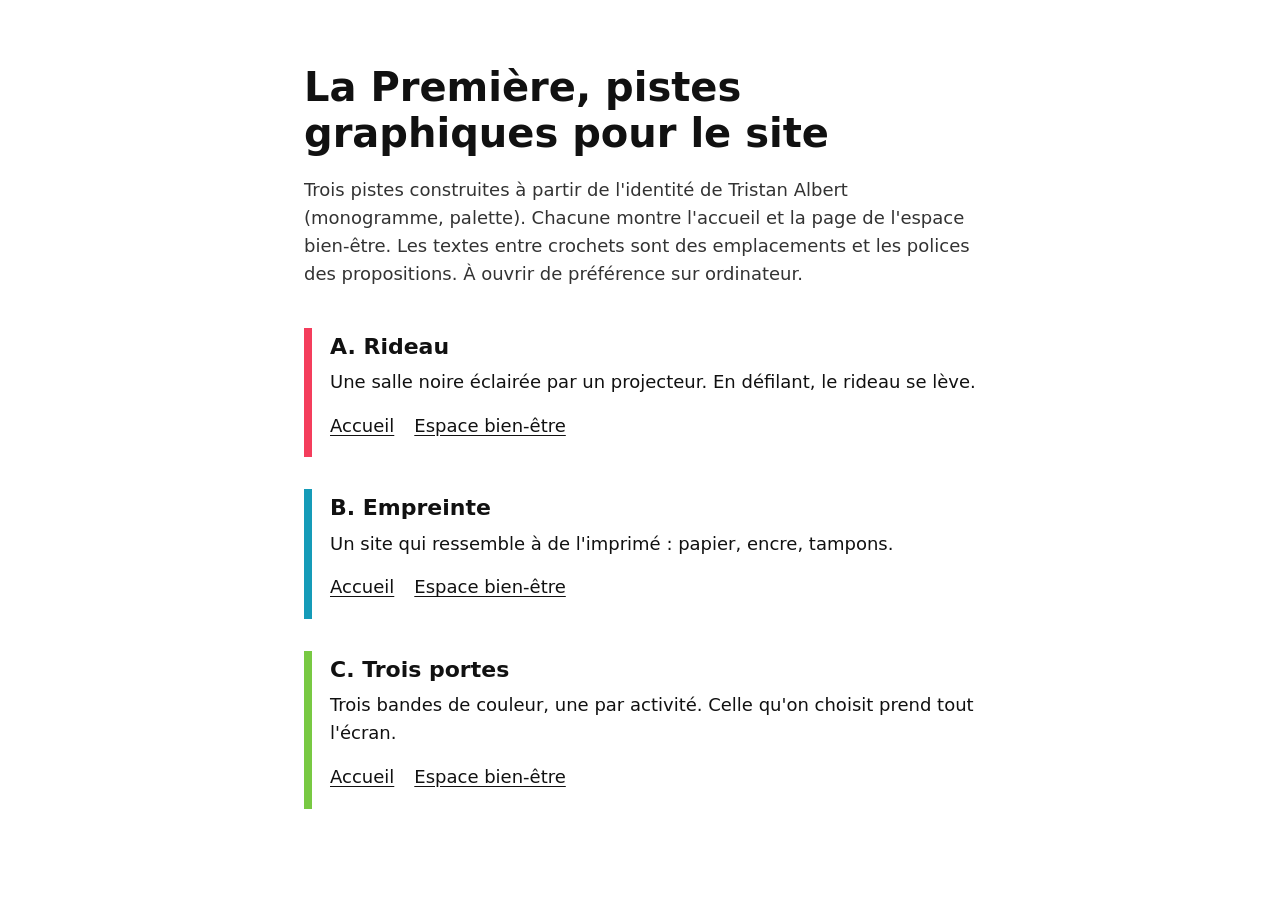
<file: index.html>
<!doctype html>
<html lang="fr">
<head>
<meta charset="utf-8">
<meta name="viewport" content="width=device-width, initial-scale=1">
<meta name="robots" content="noindex, nofollow">
<link rel="icon" href="data:,">
<title>La Première, pistes graphiques pour le site</title>
<style>
  :root{--rose:#F43D5C;--bleu:#159BB8;--vert:#78C943}
  *{box-sizing:border-box}
  body{margin:0;background:#fff;color:#111;font:18px/1.55 system-ui,-apple-system,"Segoe UI",Roboto,sans-serif}
  main{max-width:720px;margin:0 auto;padding:64px 24px 80px}
  h1{font-size:clamp(28px,5vw,40px);line-height:1.15;margin:0 0 20px;font-weight:700}
  p{margin:0 0 16px}
  .intro{color:#333;margin-bottom:40px}
  ul{list-style:none;margin:0;padding:0}
  li{border-left:8px solid var(--c);padding:2px 0 2px 18px;margin:0 0 32px}
  li:nth-child(1){--c:var(--rose)} li:nth-child(2){--c:var(--bleu)} li:nth-child(3){--c:var(--vert)}
  h2{font-size:22px;margin:0 0 4px}
  li p{margin:0 0 8px}
  a{color:#111;text-underline-offset:3px}
  a:hover{background:#111;color:#fff;text-decoration:none}
  a:focus-visible{outline:3px solid #111;outline-offset:2px}
  .liens a{display:inline-block;padding:8px 0;margin-right:20px}
</style>
</head>
<body>
<main>
  <h1>La Première, pistes graphiques pour le site</h1>
  <p class="intro">Trois pistes construites à partir de l'identité de Tristan Albert (monogramme, palette). Chacune montre l'accueil et la page de l'espace bien-être. Les textes entre crochets sont des emplacements et les polices des propositions. À ouvrir de préférence sur ordinateur.</p>
  <ul>
    <li>
      <h2>A. Rideau</h2>
      <p>Une salle noire éclairée par un projecteur. En défilant, le rideau se lève.</p>
      <p class="liens"><a href="a/index.html">Accueil</a><a href="a/bien-etre.html">Espace bien-être</a></p>
    </li>
    <li>
      <h2>B. Empreinte</h2>
      <p>Un site qui ressemble à de l'imprimé : papier, encre, tampons.</p>
      <p class="liens"><a href="b/index.html">Accueil</a><a href="b/bien-etre.html">Espace bien-être</a></p>
    </li>
    <li>
      <h2>C. Trois portes</h2>
      <p>Trois bandes de couleur, une par activité. Celle qu'on choisit prend tout l'écran.</p>
      <p class="liens"><a href="c/index.html">Accueil</a><a href="c/bien-etre.html">Espace bien-être</a></p>
    </li>
  </ul>
</main>
</body>
</html>
</file>
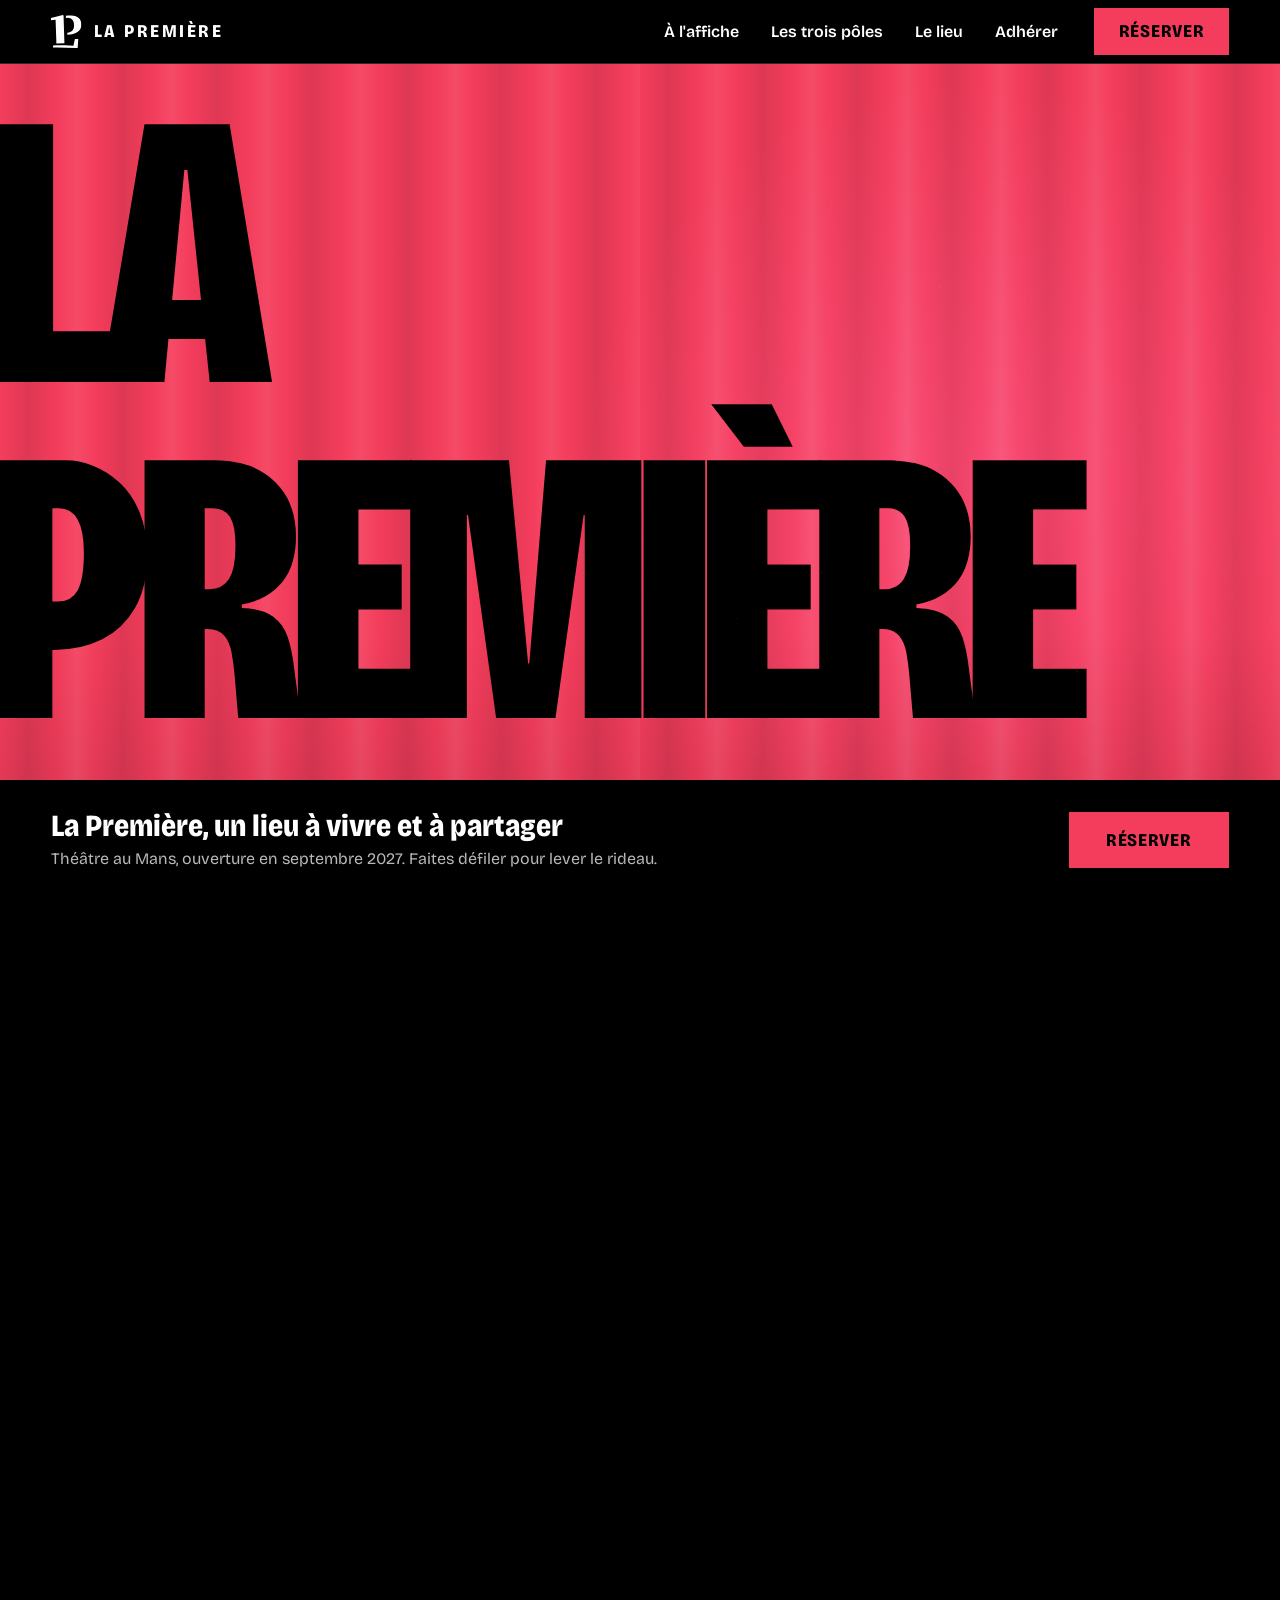
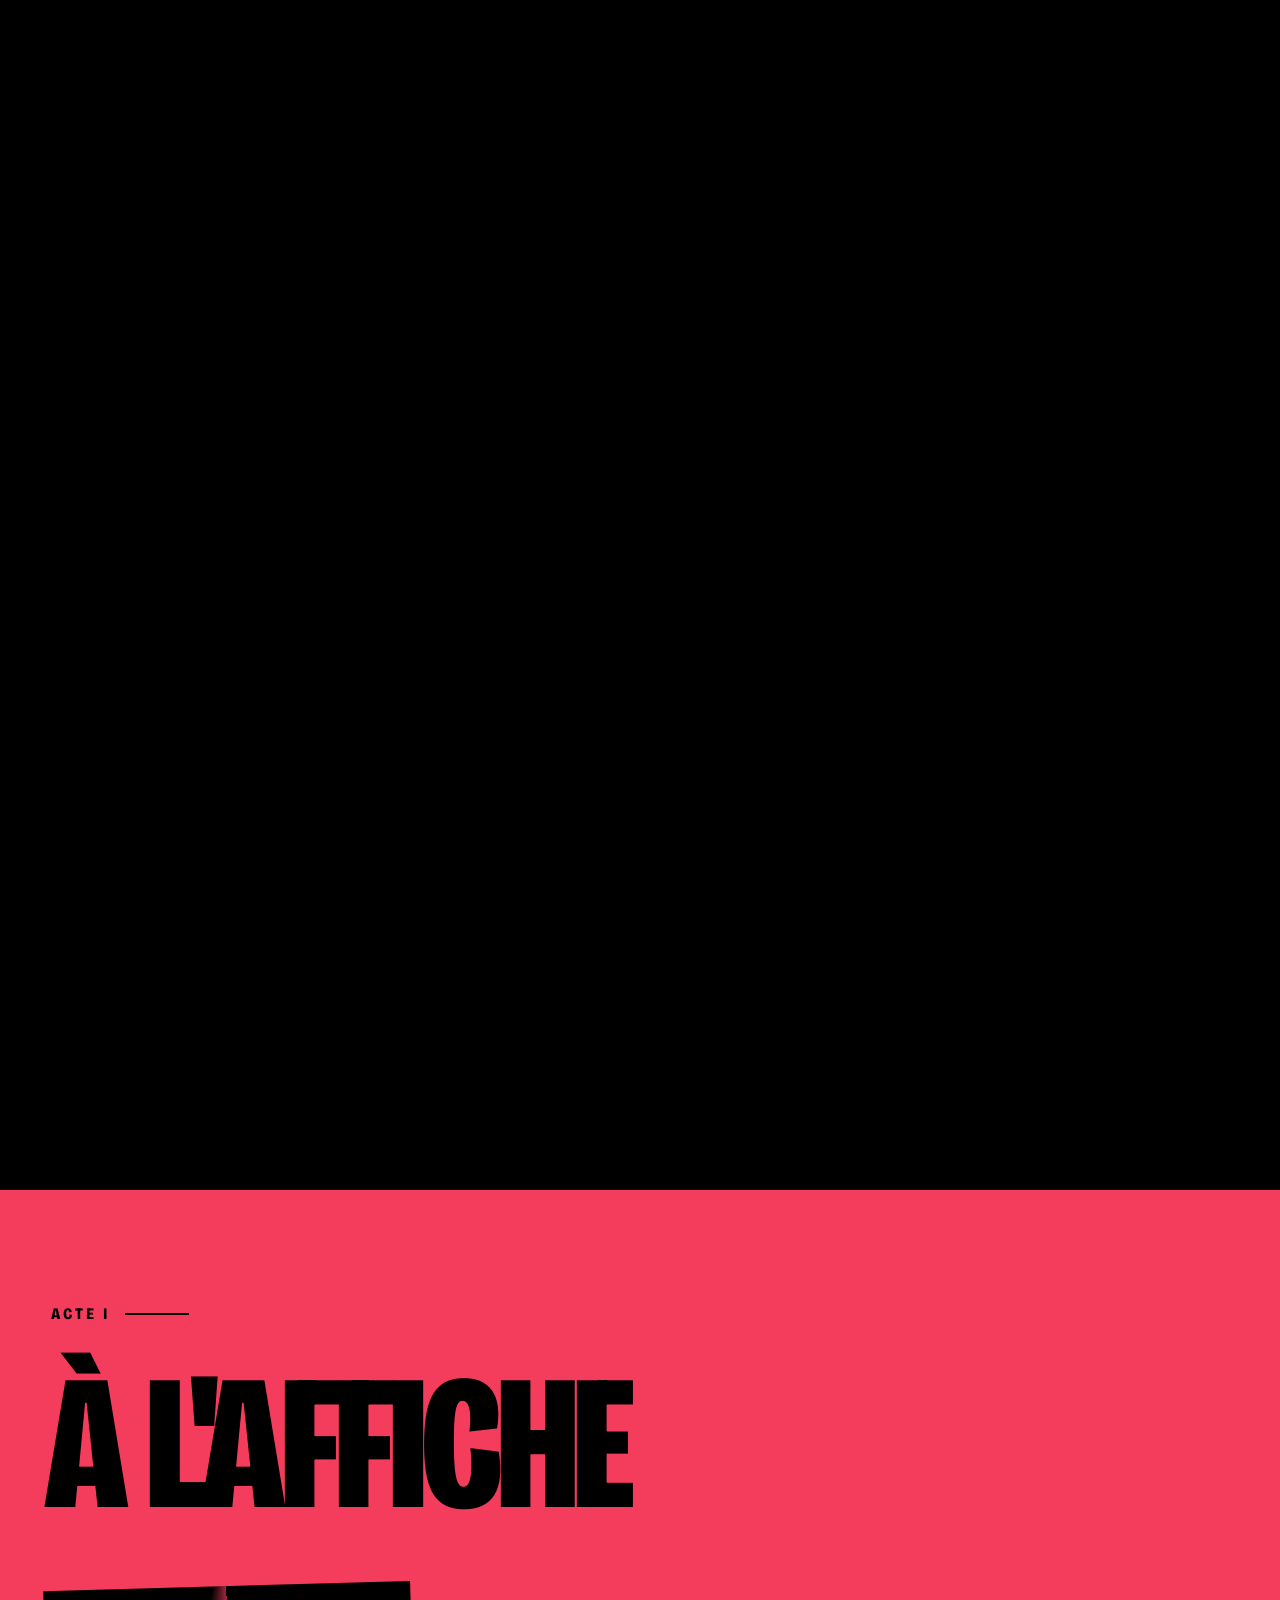
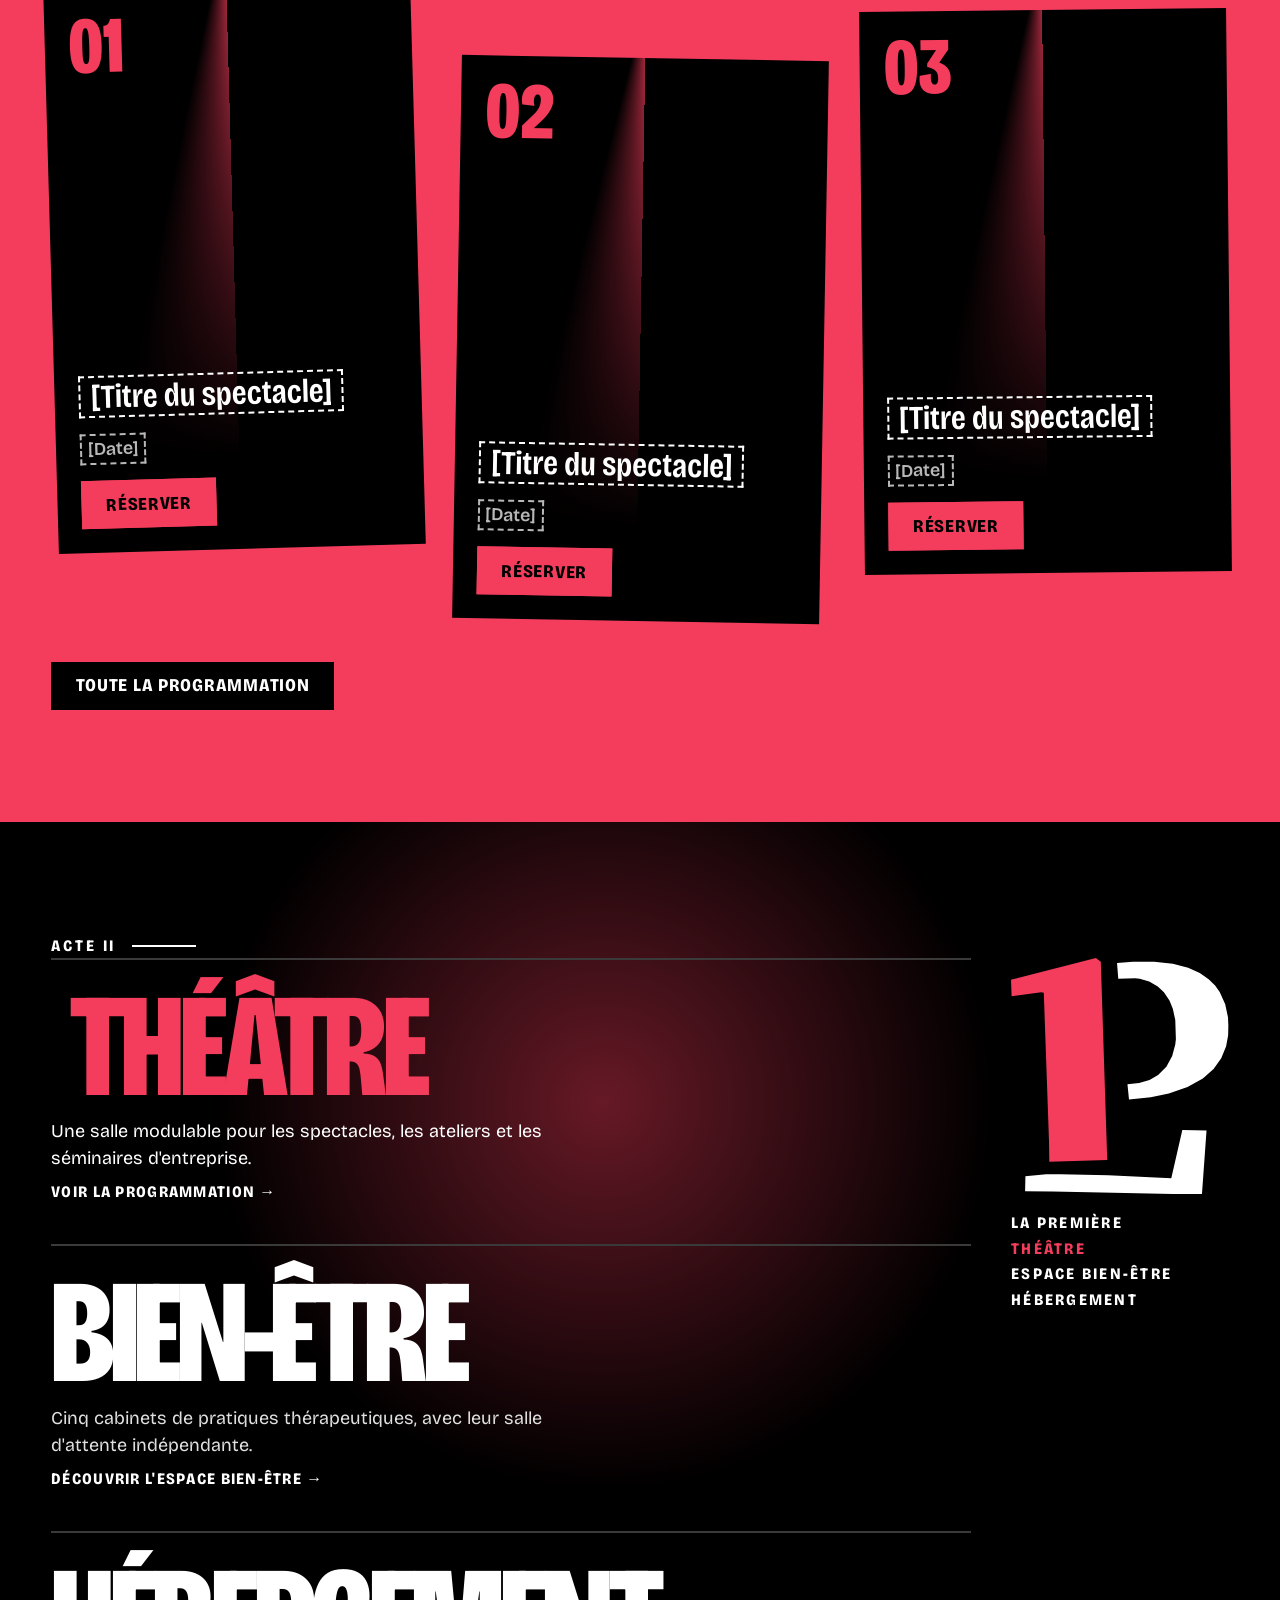
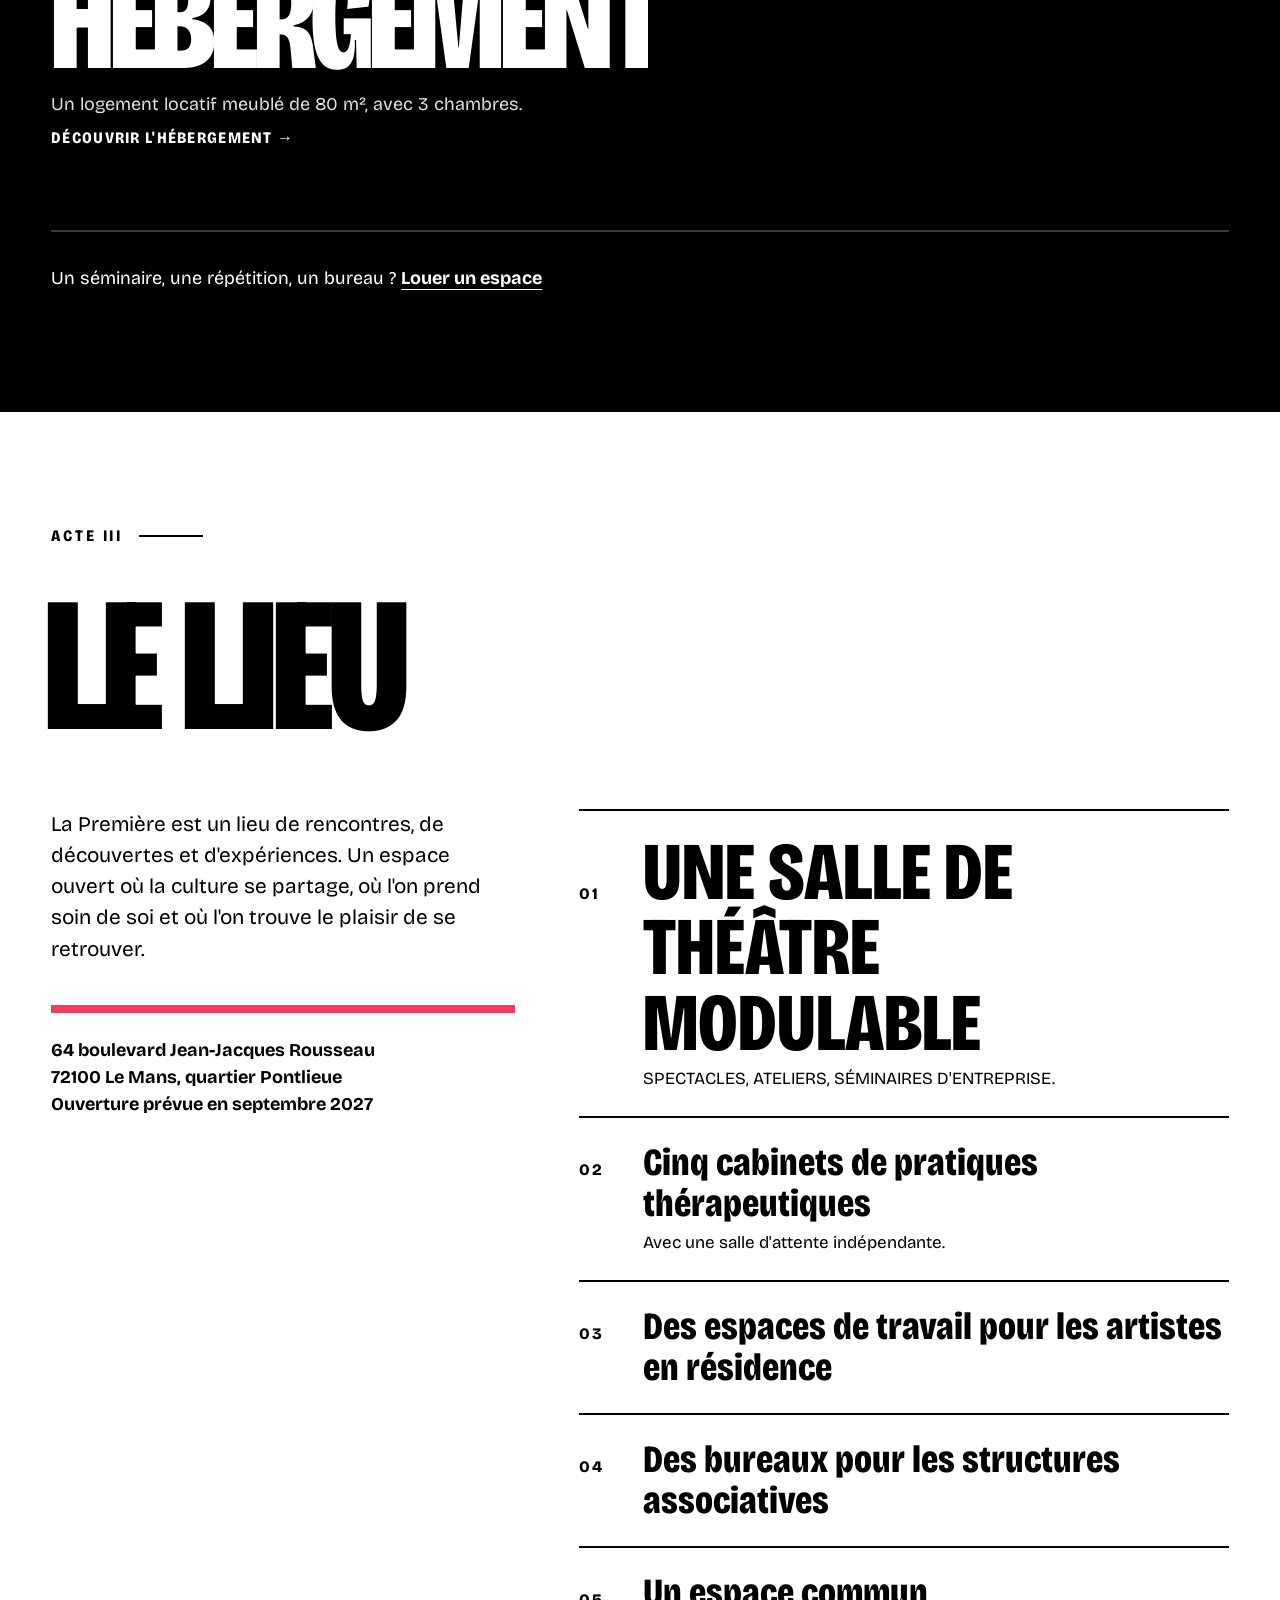
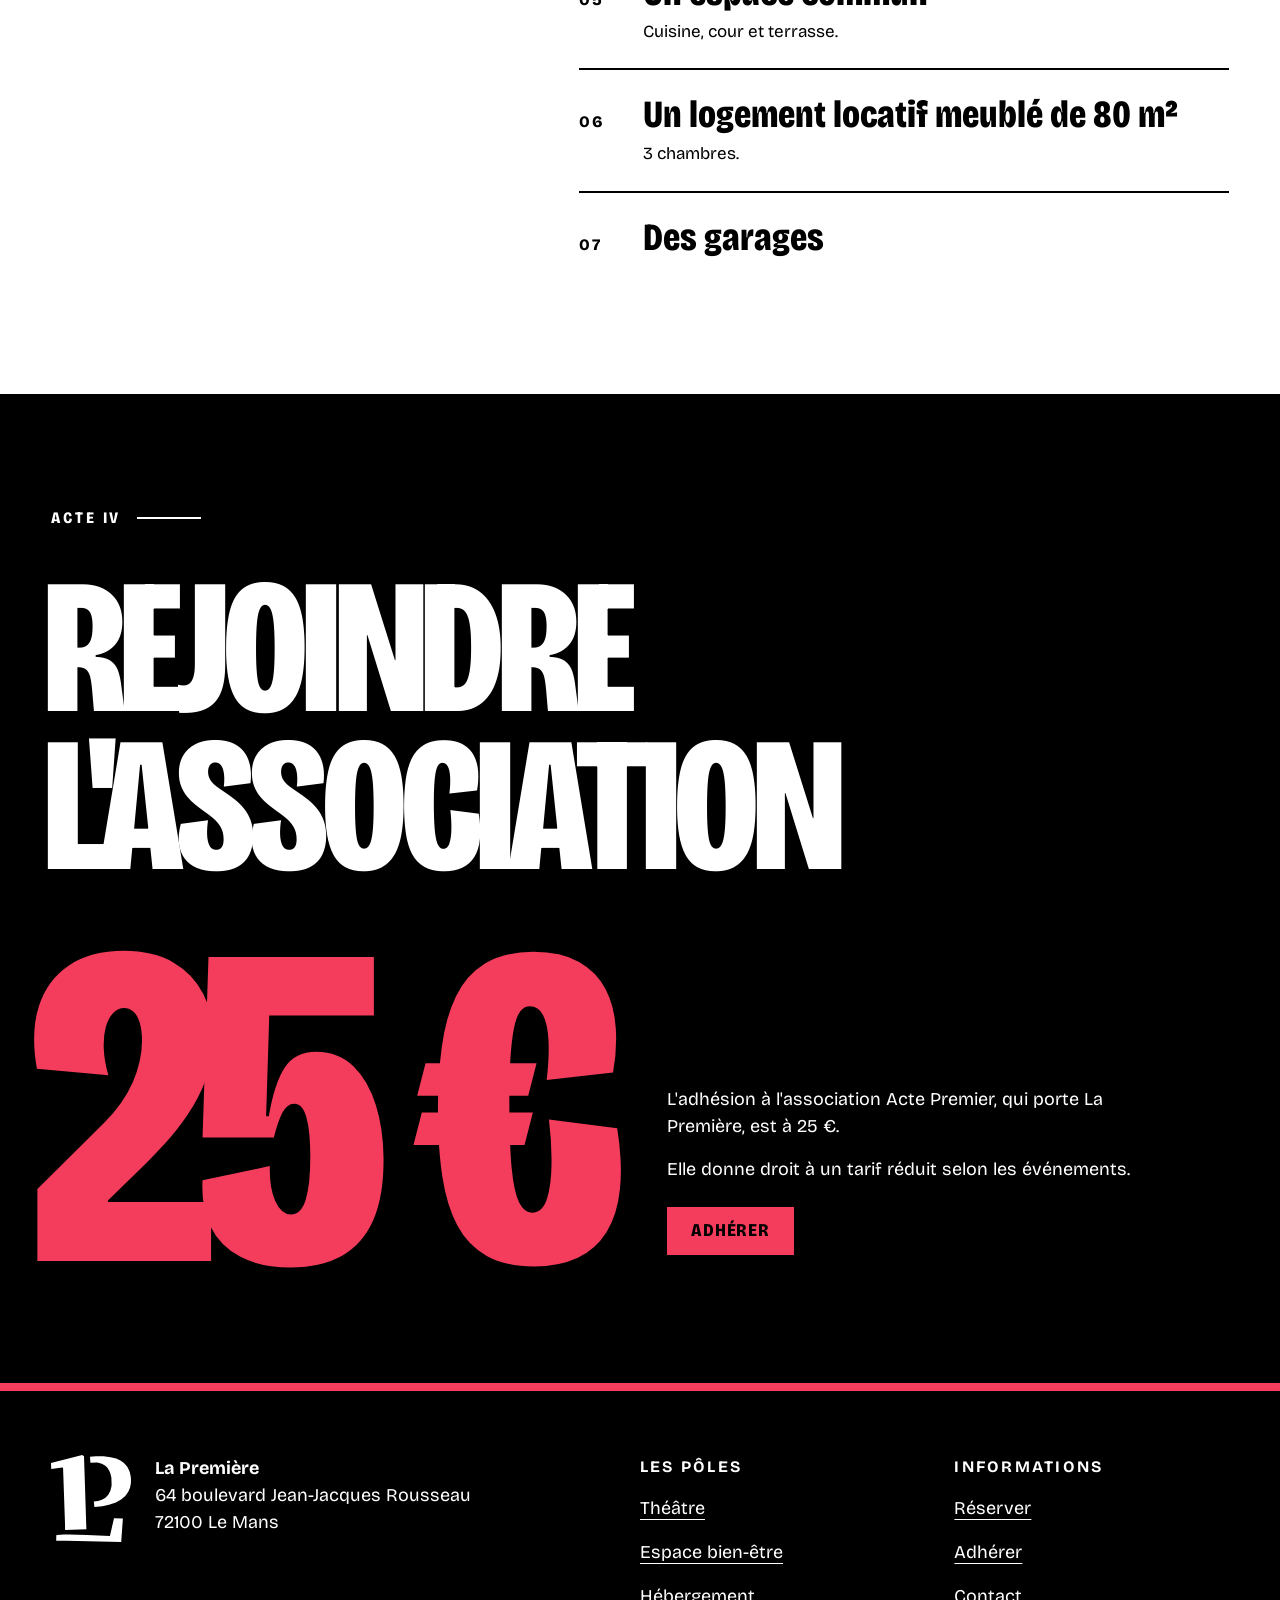
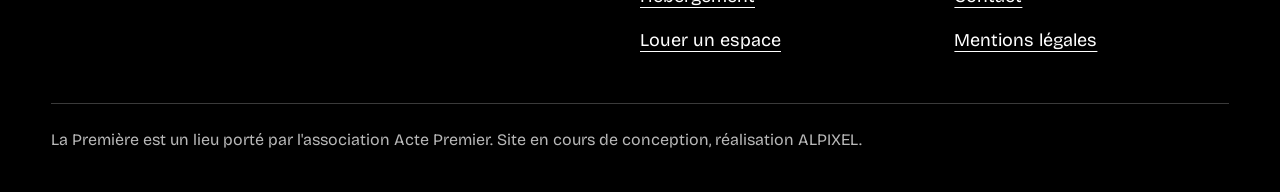
<file: a/index.html>
<!doctype html>
<html lang="fr">
<head>
<meta name="robots" content="noindex, nofollow">
  <meta charset="utf-8">
  <meta name="viewport" content="width=device-width, initial-scale=1">
  <title>La Première, théâtre et lieu à vivre au Mans</title>
  <meta name="description" content="La Première, un lieu à vivre et à partager : théâtre, espace bien-être et hébergement au Mans. Ouverture en septembre 2027.">
  <meta name="theme-color" content="#000000">
  <link rel="icon" href="assets/svg/monogramme.svg" type="image/svg+xml">
  <link rel="preload" href="assets/fonts/bricolage-grotesque-latin-var.woff2" as="font" type="font/woff2" crossorigin>
  <link rel="stylesheet" href="assets/css/style.css">
  <!-- Conduite lumière : le noir est fait avant la première image, sauf en mouvement réduit.
       Filet de sécurité : si le module ne démarre pas, la salle se rallume d'elle-même. -->
  <script>
    (function (r) {
      if (matchMedia('(prefers-reduced-motion: reduce)').matches) return;
      r.classList.add('conduite');
      setTimeout(function () { if (!window.__salle) r.classList.remove('conduite'); }, 2500);
    })(document.documentElement);
  </script>
  <script type="module" src="assets/js/main.js"></script>
</head>
<body>
  <a class="evitement" href="#affiche">Aller au contenu</a>

  <header class="nav">
    <a class="nav__logo" href="index.html" aria-label="La Première, accueil">
      <svg class="mono" viewBox="0 0 710 772" aria-hidden="true"><use href="assets/svg/monogramme.svg#mono"/></svg>
      <span>La Première</span>
    </a>
    <button class="nav__menu" type="button" aria-expanded="false" aria-controls="liens">Menu</button>
    <nav class="nav__liens" id="liens" aria-label="Navigation principale">
      <a href="#affiche">À l'affiche</a>
      <a href="#poles">Les trois pôles</a>
      <a href="#lieu">Le lieu</a>
      <a href="#adhesion">Adhérer</a>
    </nav>
    <a class="btn" href="#">Réserver</a>
  </header>

  <main>
    <!-- La salle : rideau fermé dans le noir, le faisceau révèle le titre -->
    <section class="salle" aria-label="La Première">
      <div class="salle__scene">
        <div class="plateau" aria-hidden="true">
          <svg class="mono plateau__mono" data-zoom="60" viewBox="0 0 710 772"><use href="assets/svg/monogramme.svg#mono"/></svg>
          <div class="plateau__inondation"></div>
        </div>
        <div class="rideau">
          <div class="rideau__pan rideau__pan--g">
            <div class="rideau__titre">
              <h1 class="titre-geant" aria-label="La Première"><span>La</span><span><span>Pre</span><span>mière</span></span></h1>
            </div>
          </div>
          <div class="rideau__pan rideau__pan--d" aria-hidden="true">
            <div class="rideau__titre">
              <div class="titre-geant"><span>La</span><span><span>Pre</span><span>mière</span></span></div>
            </div>
          </div>
        </div>
        <div class="noir" aria-hidden="true"></div>
        <div class="faisceau" aria-hidden="true"></div>
        <div class="cartel">
          <p class="cartel__accroche">La Première, un lieu à vivre et à partager</p>
          <div class="cartel__actions">
            <a class="btn" href="#">Réserver</a>
          </div>
          <p class="cartel__indice">Théâtre au Mans, ouverture en septembre 2027. Faites défiler pour lever le rideau.</p>
        </div>
      </div>
    </section>

    <section class="acte acte--dominante" id="affiche" aria-labelledby="t-affiche">
      <p class="acte__numero">Acte I</p>
      <h2 class="acte__titre" id="t-affiche"><span>À l'affiche</span></h2>
      <ol class="affiches">
        <li class="affiche">
          <span class="affiche__rang" aria-hidden="true">01</span>
          <h3 class="affiche__titre"><span class="vide">[Titre du spectacle]</span></h3>
          <p class="affiche__meta"><span class="vide">[Date]</span></p>
          <a class="btn" href="#">Réserver<span class="sr-only"> le spectacle 1</span></a>
        </li>
        <li class="affiche">
          <span class="affiche__rang" aria-hidden="true">02</span>
          <h3 class="affiche__titre"><span class="vide">[Titre du spectacle]</span></h3>
          <p class="affiche__meta"><span class="vide">[Date]</span></p>
          <a class="btn" href="#">Réserver<span class="sr-only"> le spectacle 2</span></a>
        </li>
        <li class="affiche">
          <span class="affiche__rang" aria-hidden="true">03</span>
          <h3 class="affiche__titre"><span class="vide">[Titre du spectacle]</span></h3>
          <p class="affiche__meta"><span class="vide">[Date]</span></p>
          <a class="btn" href="#">Réserver<span class="sr-only"> le spectacle 3</span></a>
        </li>
      </ol>
      <a class="btn btn--noir" href="#">Toute la programmation</a>
    </section>

    <section class="acte poles" id="poles" data-pole="theatre" aria-labelledby="t-poles">
      <div class="gel" aria-hidden="true"></div>
      <p class="acte__numero">Acte II</p>
      <h2 class="sr-only" id="t-poles">Les trois pôles</h2>
      <div class="poles__grille">
        <ul>
          <li class="pole" data-pole="theatre">
            <a href="#affiche">
              <span class="pole__nom">Théâtre</span>
              <span class="pole__texte">Une salle modulable pour les spectacles, les ateliers et les séminaires d'entreprise.</span>
              <span class="pole__suite">Voir la programmation</span>
            </a>
          </li>
          <li class="pole" data-pole="bien-etre">
            <a href="bien-etre.html">
              <span class="pole__nom">Bien-être</span>
              <span class="pole__texte">Cinq cabinets de pratiques thérapeutiques, avec leur salle d'attente indépendante.</span>
              <span class="pole__suite">Découvrir l'espace bien-être</span>
            </a>
          </li>
          <li class="pole" data-pole="hebergement">
            <a href="#">
              <span class="pole__nom">Hébergement</span>
              <span class="pole__texte">Un logement locatif meublé de 80 m², avec 3 chambres.</span>
              <span class="pole__suite">Découvrir l'hébergement</span>
            </a>
          </li>
        </ul>
        <div class="poles__mono" aria-hidden="true">
          <svg class="mono" viewBox="0 0 710 772"><use href="assets/svg/monogramme.svg#mono"/></svg>
          <p><span>La Première</span><span data-libelle="theatre">Théâtre</span><span data-libelle="bien-etre">Espace bien-être</span><span data-libelle="hebergement">Hébergement</span></p>
        </div>
      </div>
      <p class="poles__louer">Un séminaire, une répétition, un bureau ? <a class="lien" href="#">Louer un espace</a></p>
    </section>

    <section class="acte acte--blanc" id="lieu" aria-labelledby="t-lieu">
      <p class="acte__numero">Acte III</p>
      <h2 class="acte__titre" id="t-lieu"><span>Le lieu</span></h2>
      <div class="lieu__grille">
        <div class="lieu__intro">
          <p>La Première est un lieu de rencontres, de découvertes et d'expériences. Un espace ouvert où la culture se partage, où l'on prend soin de soi et où l'on trouve le plaisir de se retrouver.</p>
          <address>64 boulevard Jean-Jacques Rousseau<br>72100 Le Mans, quartier Pontlieue<br>Ouverture prévue en septembre 2027</address>
        </div>
        <ol class="lieu__liste">
          <li><span>Une salle de théâtre modulable <small>Spectacles, ateliers, séminaires d'entreprise.</small></span></li>
          <li><span>Cinq cabinets de pratiques thérapeutiques <small>Avec une salle d'attente indépendante.</small></span></li>
          <li><span>Des espaces de travail pour les artistes en résidence</span></li>
          <li><span>Des bureaux pour les structures associatives</span></li>
          <li><span>Un espace commun <small>Cuisine, cour et terrasse.</small></span></li>
          <li><span>Un logement locatif meublé de 80 m² <small>3 chambres.</small></span></li>
          <li><span>Des garages</span></li>
        </ol>
      </div>
    </section>

    <section class="acte adhesion" id="adhesion" aria-labelledby="t-adhesion">
      <p class="acte__numero">Acte IV</p>
      <h2 class="acte__titre" id="t-adhesion"><span>Rejoindre l'association</span></h2>
      <div class="adhesion__grille">
        <p class="adhesion__prix">25 €</p>
        <div class="adhesion__texte">
          <p>L'adhésion à l'association Acte Premier, qui porte La Première, est à 25 €.</p>
          <p>Elle donne droit à un tarif réduit selon les événements.</p>
          <a class="btn" href="#">Adhérer</a>
        </div>
      </div>
    </section>
  </main>

  <footer class="pied">
    <div class="pied__grille">
      <div class="pied__marque">
        <svg class="mono" viewBox="0 0 710 772" aria-hidden="true"><use href="assets/svg/monogramme.svg#mono"/></svg>
        <address><strong>La Première</strong><br>64 boulevard Jean-Jacques Rousseau<br>72100 Le Mans</address>
      </div>
      <nav aria-label="Les pôles">
        <h2>Les pôles</h2>
        <ul>
          <li><a href="#affiche">Théâtre</a></li>
          <li><a href="bien-etre.html">Espace bien-être</a></li>
          <li><a href="#">Hébergement</a></li>
          <li><a href="#">Louer un espace</a></li>
        </ul>
      </nav>
      <nav aria-label="Informations">
        <h2>Informations</h2>
        <ul>
          <li><a href="#">Réserver</a></li>
          <li><a href="#adhesion">Adhérer</a></li>
          <li><a href="#">Contact</a></li>
          <li><a href="#">Mentions légales</a></li>
        </ul>
      </nav>
    </div>
    <p class="pied__mentions">La Première est un lieu porté par l'association Acte Premier. Site en cours de conception, réalisation ALPIXEL.</p>
  </footer>
</body>
</html>
</file>
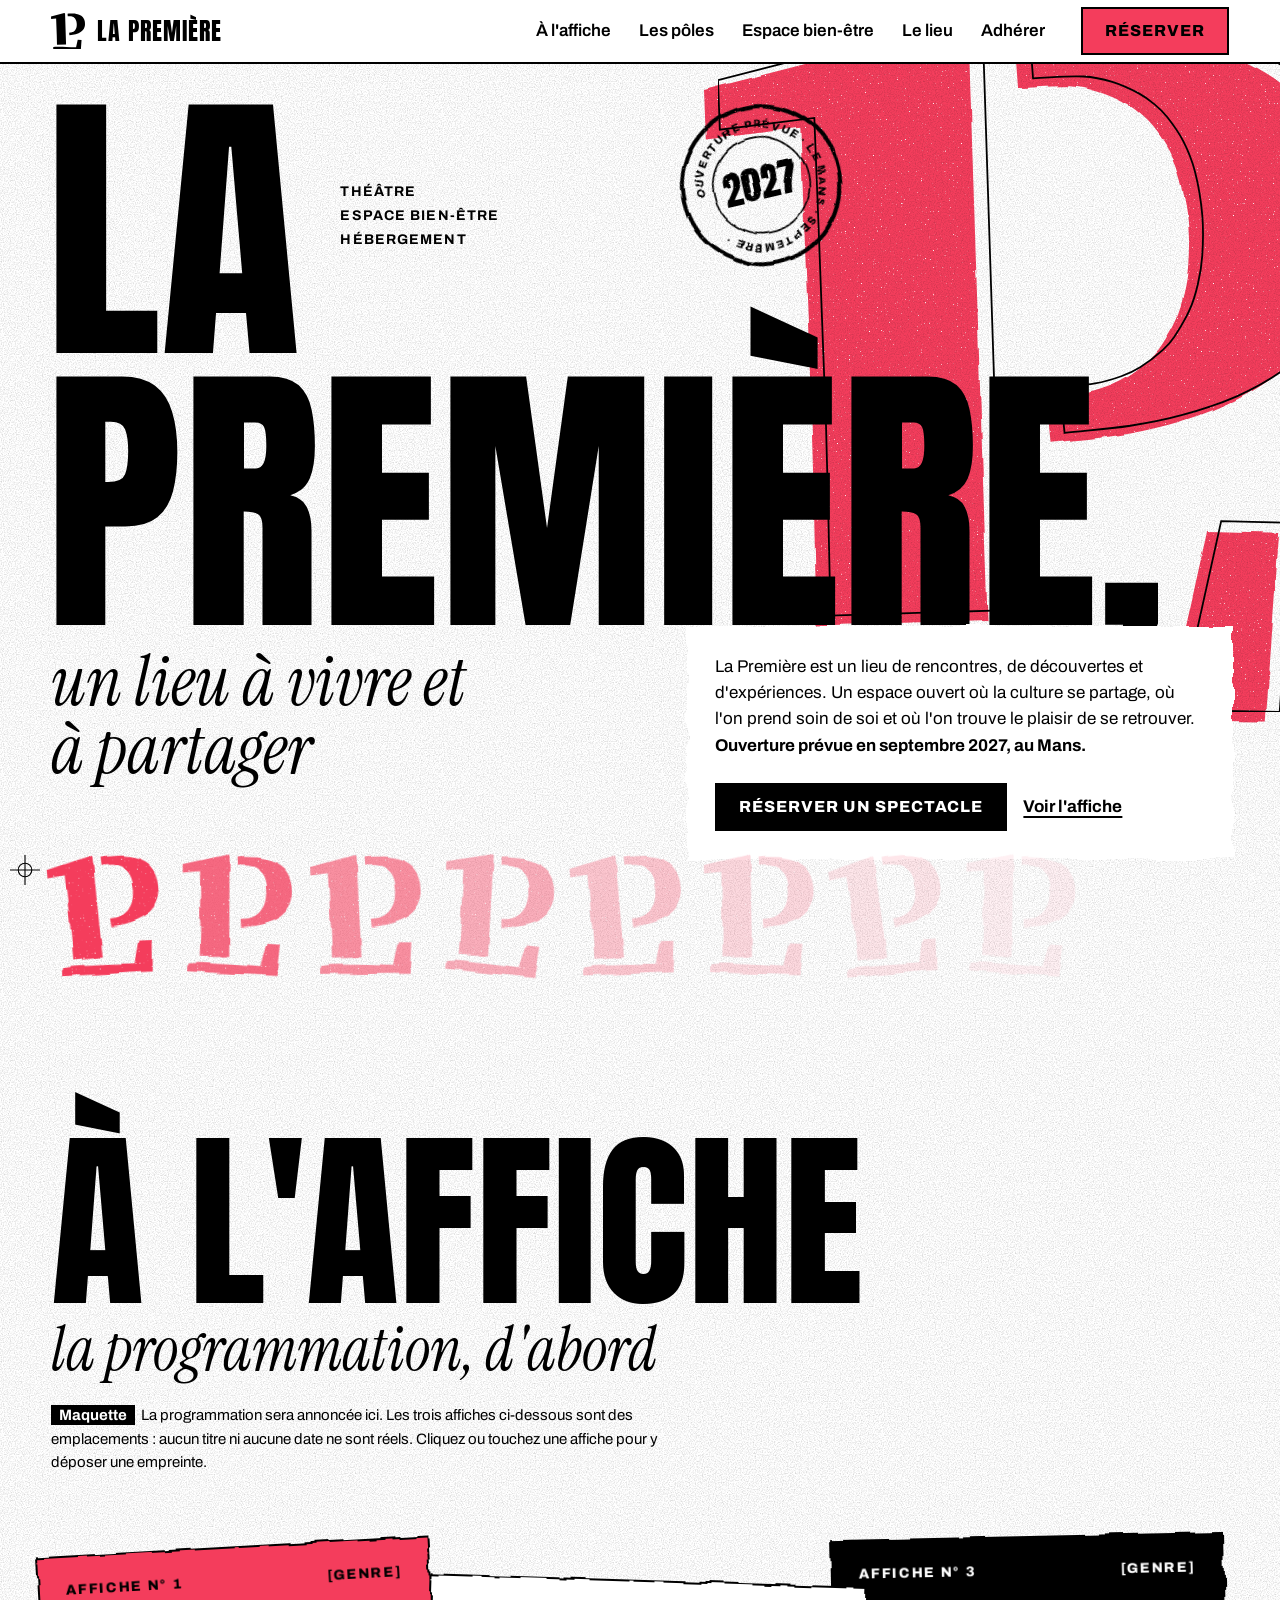
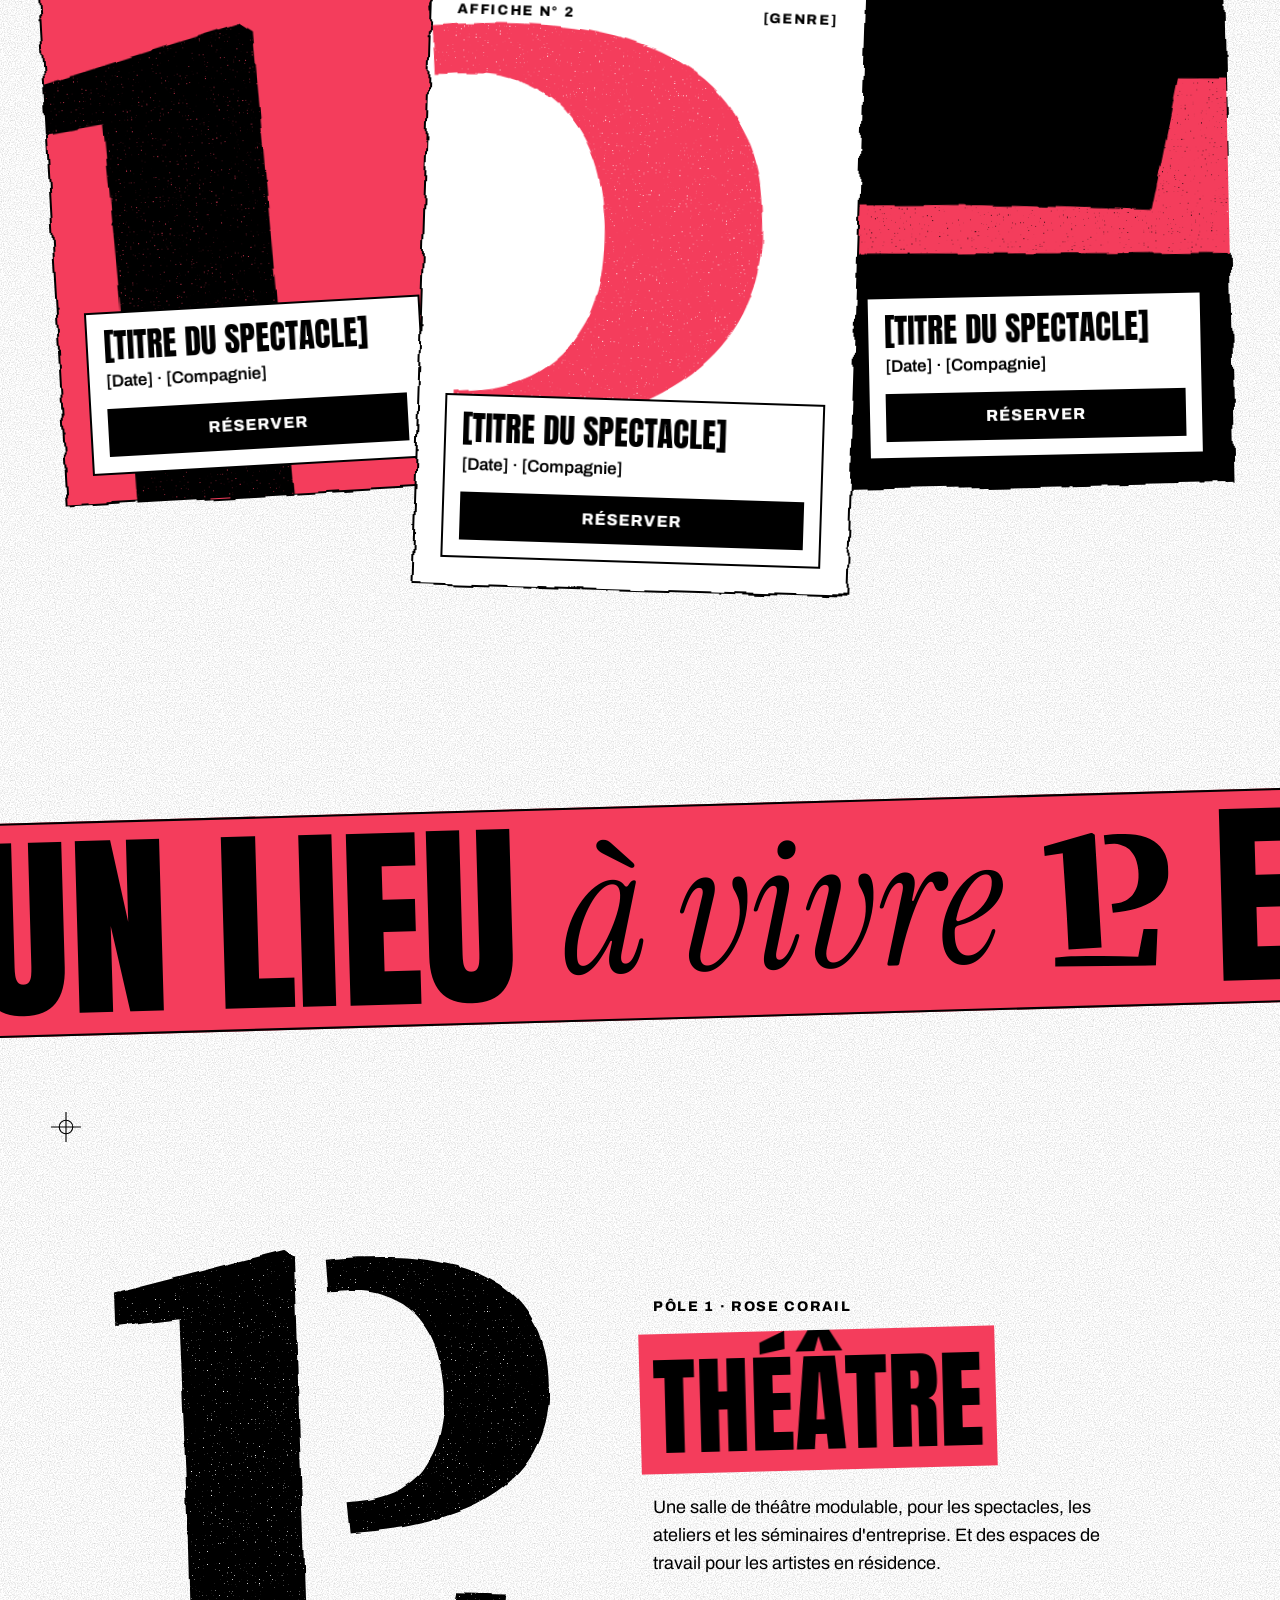
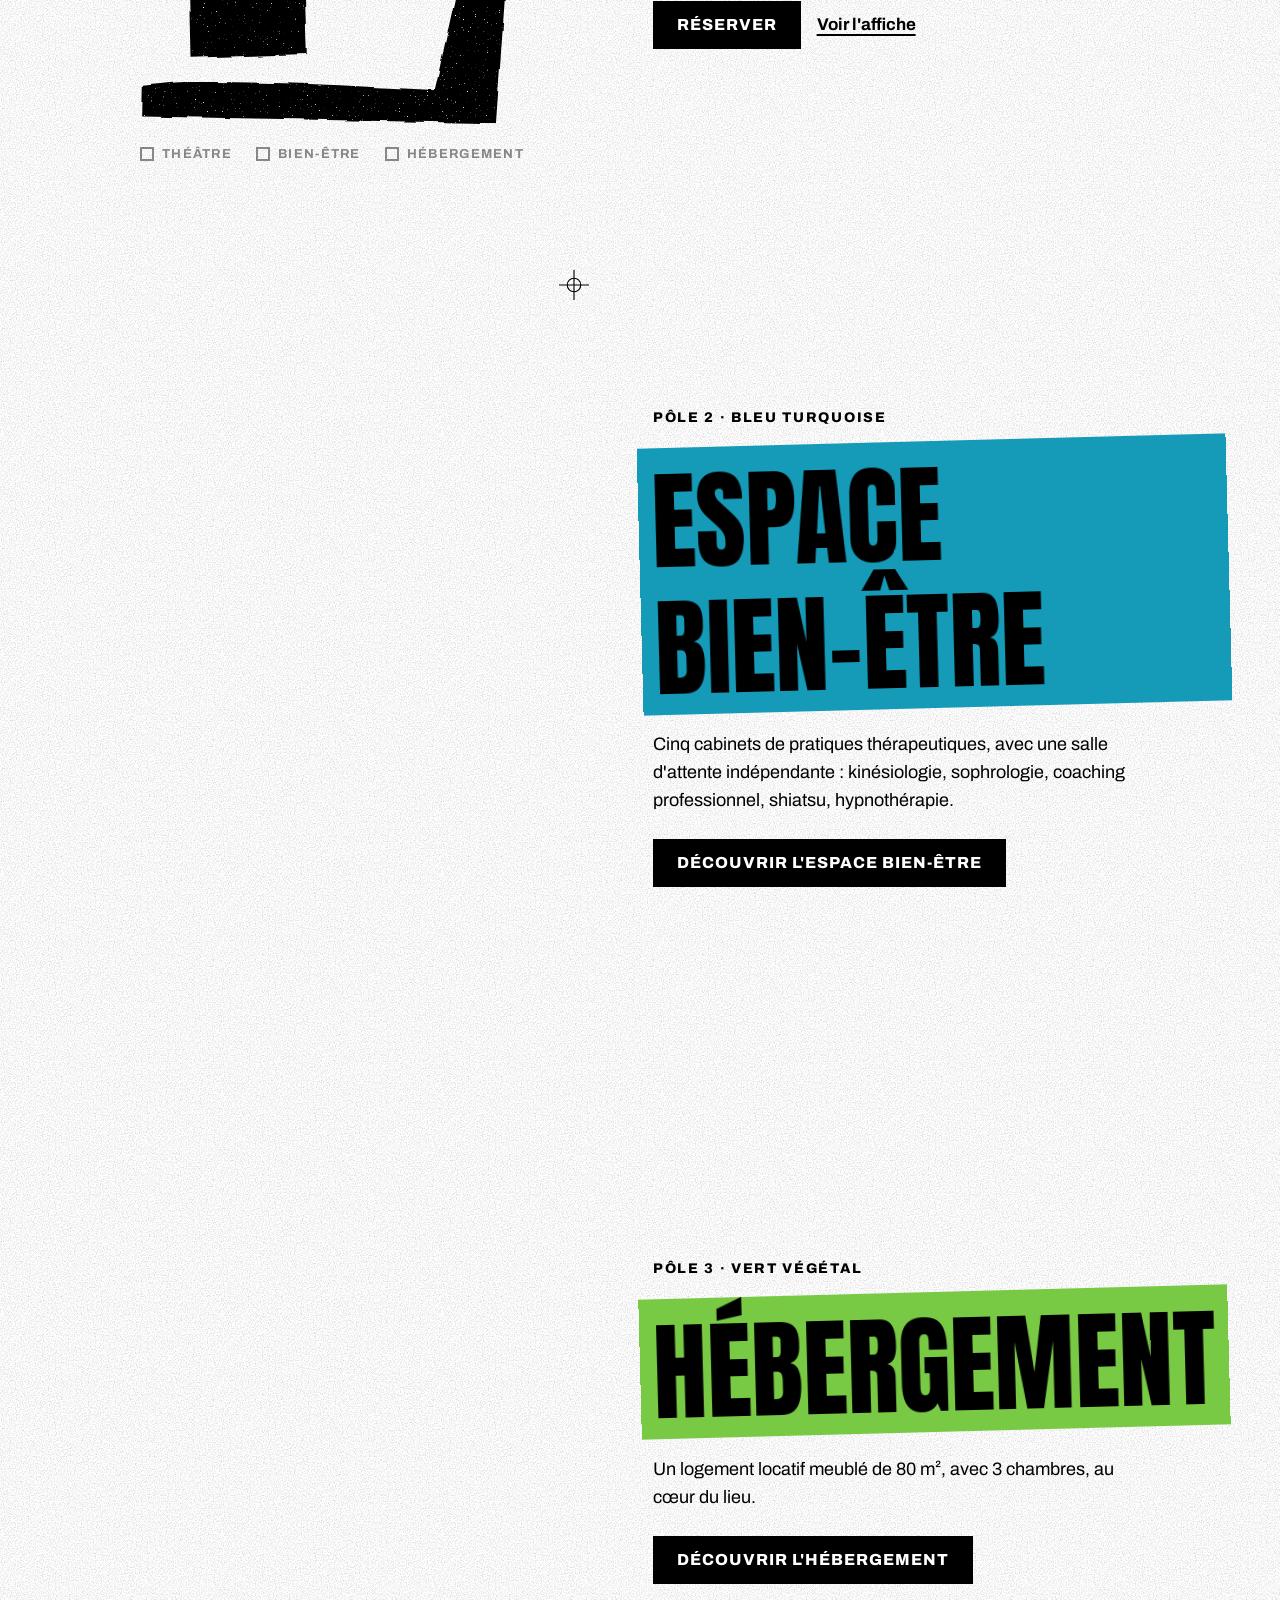
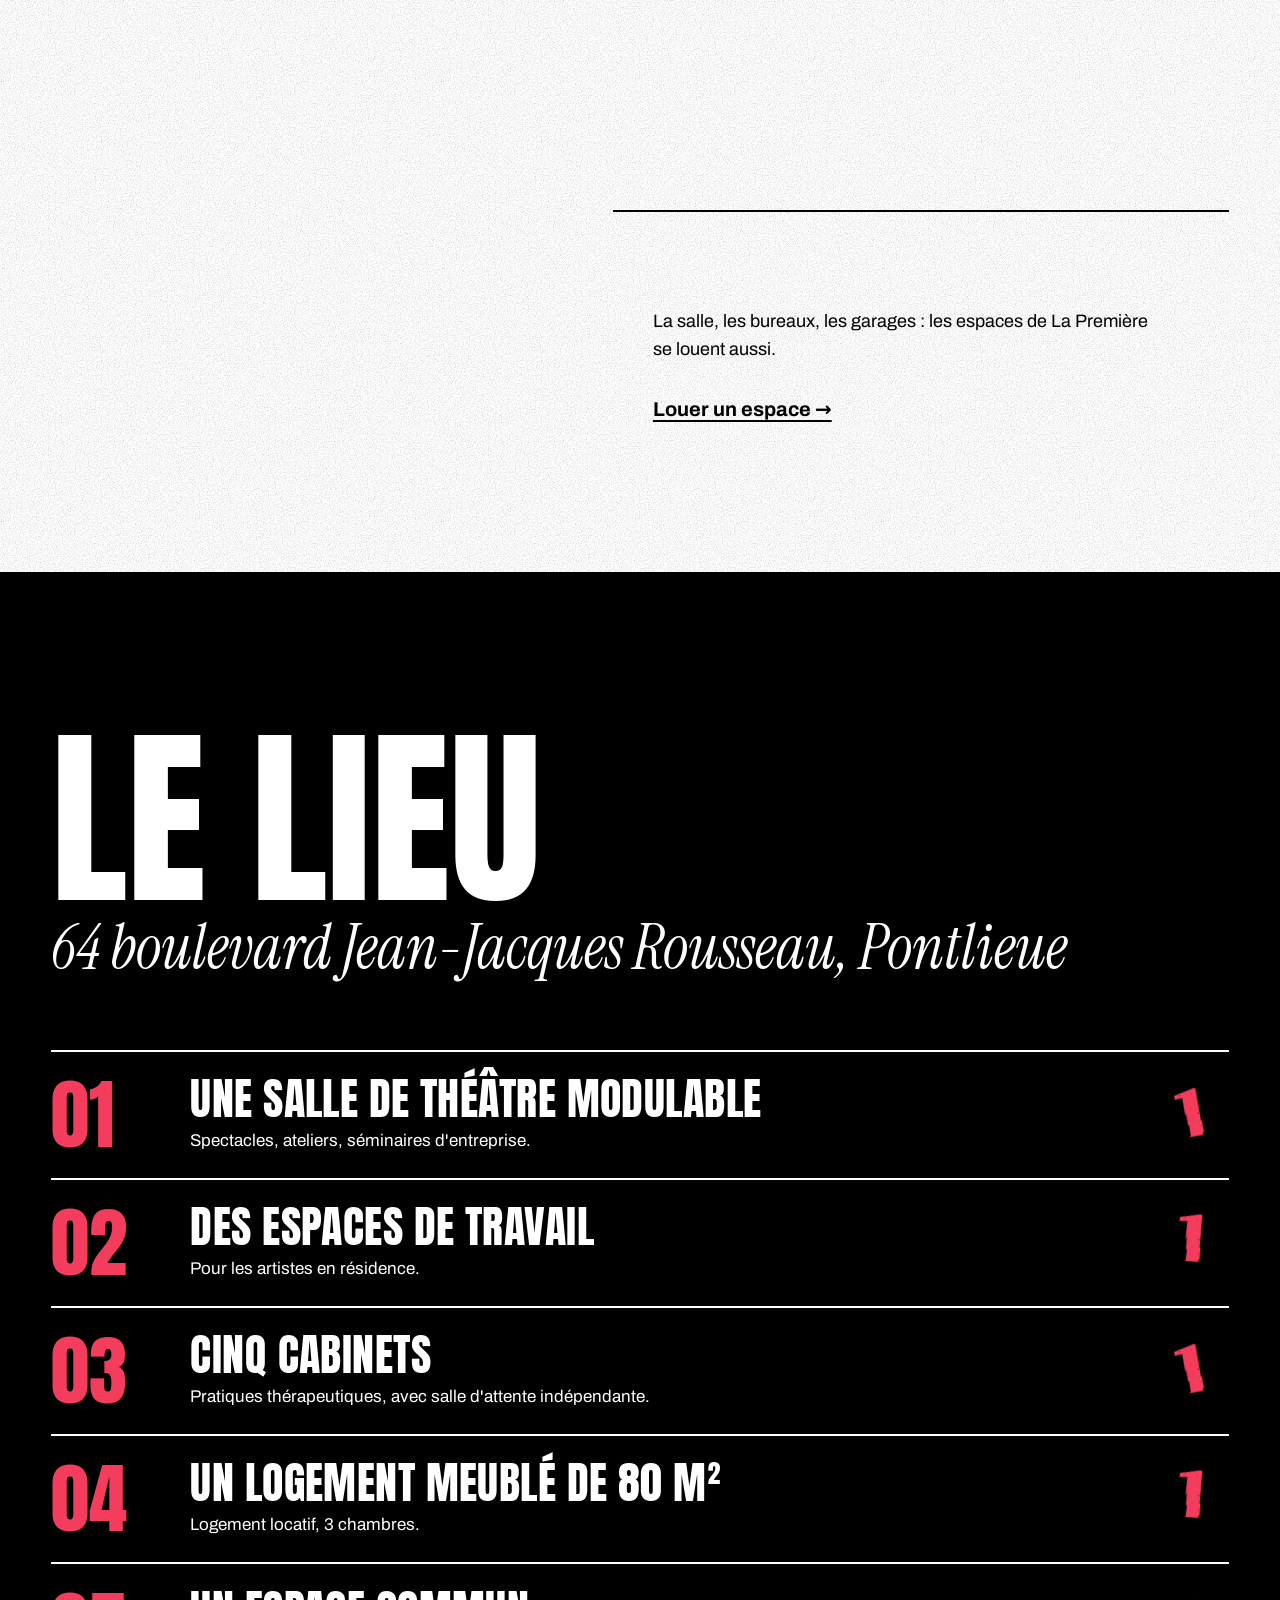
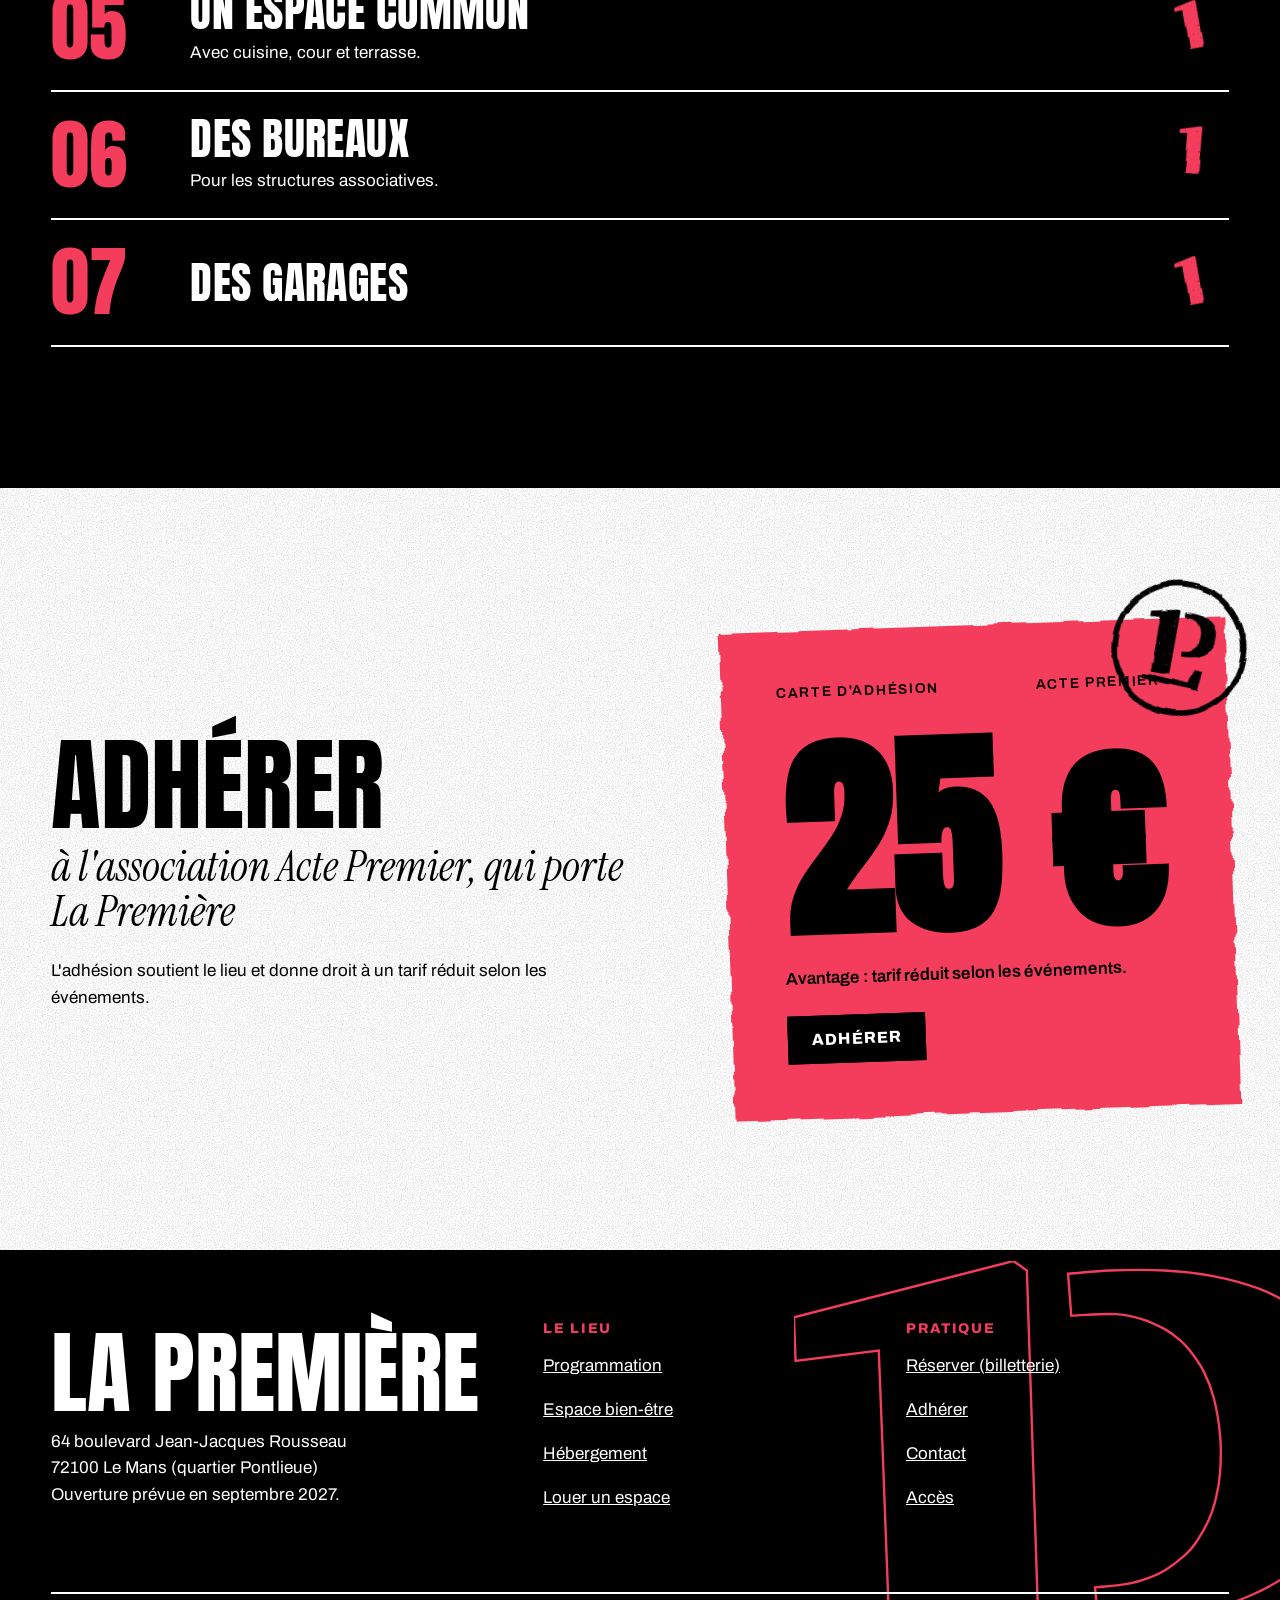
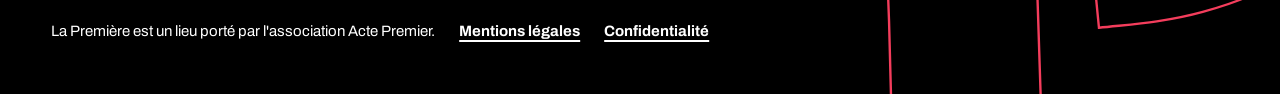
<file: b/index.html>
<!doctype html>
<html lang="fr">
<head>
<meta name="robots" content="noindex, nofollow">
  <meta charset="utf-8">
  <meta name="viewport" content="width=device-width, initial-scale=1">
  <title>La Première, un lieu à vivre et à partager · Théâtre au Mans</title>
  <meta name="description" content="La Première : théâtre, espace bien-être et hébergement au Mans, quartier Pontlieue. Ouverture prévue en septembre 2027.">
  <link rel="preload" href="assets/fonts/anton-normal.woff2" as="font" type="font/woff2" crossorigin>
  <link rel="stylesheet" href="assets/css/style.css">
  <link rel="icon" href="assets/svg/monogramme.svg" type="image/svg+xml">
  <script>document.documentElement.classList.add('js');</script>
</head>
<body class="page-accueil">
  <a class="evitement" href="#contenu">Aller au contenu</a>

  <!-- Filtres d'encre partagés (bord irrégulier + manques d'encre) et repère d'imprimeur -->
  <svg class="filtres" aria-hidden="true" focusable="false">
    <defs>
      <filter id="encre" x="-4%" y="-4%" width="108%" height="108%">
        <feTurbulence type="fractalNoise" baseFrequency=".03" numOctaves="2" seed="4" result="bruit"/>
        <feDisplacementMap in="SourceGraphic" in2="bruit" scale="5" xChannelSelector="R" yChannelSelector="G" result="bord"/>
        <feTurbulence type="fractalNoise" baseFrequency=".75" numOctaves="1" seed="9" result="grain"/>
        <feColorMatrix in="grain" values="0 0 0 0 0  0 0 0 0 0  0 0 0 0 0  0 0 0 -9 7.3" result="manques"/>
        <feComposite in="bord" in2="manques" operator="in"/>
      </filter>
      <filter id="dechire" x="-3%" y="-3%" width="106%" height="106%">
        <feTurbulence type="fractalNoise" baseFrequency=".022 .05" numOctaves="2" seed="11" result="bruit"/>
        <feDisplacementMap in="SourceGraphic" in2="bruit" scale="9" xChannelSelector="R" yChannelSelector="G"/>
      </filter>
      <symbol id="repere" viewBox="0 0 40 40"><circle cx="20" cy="20" r="9" fill="none" stroke="currentColor" stroke-width="1.5"/><path d="M20 0v40M0 20h40" stroke="currentColor" stroke-width="1.5"/></symbol>
    </defs>
  </svg>

  <header class="nav">
    <a class="nav__marque" href="index.html" aria-label="La Première, accueil">
      <svg viewBox="0 0 711 773" aria-hidden="true"><use href="assets/svg/monogramme.svg#mono"/></svg>
      <b>La Première</b>
    </a>
    <nav aria-label="Navigation principale">
      <ul class="nav__liens" id="menu">
        <li><a href="#affiche">À l'affiche</a></li>
        <li><a href="#poles">Les pôles</a></li>
        <li><a href="bien-etre.html">Espace bien-être</a></li>
        <li><a href="#lieu">Le lieu</a></li>
        <li><a href="#adhesion">Adhérer</a></li>
      </ul>
    </nav>
    <a class="btn btn--dom" href="#" data-reserver>Réserver</a>
    <button class="nav__menu" type="button" aria-expanded="false" aria-controls="menu"><span class="sr-only">Menu</span><i></i><i></i><i></i></button>
  </header>

  <main id="contenu">
    <!-- HÉROS -->
    <section class="hero" aria-labelledby="titre-hero">
      <h1 class="hero__titre" id="titre-hero">
        <span class="hero__gros">La</span>
        <span class="hero__meta" aria-hidden="true"><span>Théâtre</span><span>Espace bien-être</span><span>Hébergement</span></span>
        <span class="hero__gros hero__gros--2">Première,</span>
        <span class="hero__accroche">un lieu à vivre et à partager</span>
      </h1>

      <div class="hero__mono surimpression" aria-hidden="true" data-cale>
        <svg class="mono encre" viewBox="0 0 711 773"><use href="assets/svg/monogramme.svg#mono"/></svg>
        <svg class="mono trait" viewBox="0 0 711 773"><use href="assets/svg/monogramme.svg#mono"/></svg>
      </div>

      <svg class="tampon-rond encre" viewBox="0 0 200 200" aria-hidden="true" data-empreinte style="--d:500ms">
        <circle cx="100" cy="100" r="95" fill="none" stroke="currentColor" stroke-width="5"/>
        <circle cx="100" cy="100" r="58" fill="none" stroke="currentColor" stroke-width="2"/>
        <path id="cercle-tampon" d="M100 100m-70 0a70 70 0 1 1 140 0a70 70 0 1 1 -140 0" fill="none"/>
        <text><textPath href="#cercle-tampon">Ouverture prévue · Le Mans · Septembre ·</textPath></text>
        <text class="an" x="100" y="117" text-anchor="middle">2027</text>
      </svg>

      <div class="hero__bas aplat">
        <p>La Première est un lieu de rencontres, de découvertes et d'expériences. Un espace ouvert où la culture se partage, où l'on prend soin de soi et où l'on trouve le plaisir de se retrouver. <strong>Ouverture prévue en septembre 2027, au Mans.</strong></p>
        <div class="hero__actions">
          <a class="btn" href="#" data-reserver>Réserver un spectacle</a>
          <a class="lien" href="#affiche">Voir l'affiche</a>
        </div>
      </div>
      <svg class="repere" style="left:10px;bottom:10px" aria-hidden="true"><use href="#repere"/></svg>
    </section>

    <div class="repete" aria-hidden="true">
      <svg class="encre" viewBox="0 0 711 773" data-empreinte style="--d:0ms"><use href="assets/svg/monogramme.svg#mono"/></svg>
      <svg class="encre" viewBox="0 0 711 773" data-empreinte style="--d:90ms"><use href="assets/svg/monogramme.svg#mono"/></svg>
      <svg class="encre" viewBox="0 0 711 773" data-empreinte style="--d:180ms"><use href="assets/svg/monogramme.svg#mono"/></svg>
      <svg class="encre" viewBox="0 0 711 773" data-empreinte style="--d:270ms"><use href="assets/svg/monogramme.svg#mono"/></svg>
      <svg class="encre" viewBox="0 0 711 773" data-empreinte style="--d:360ms"><use href="assets/svg/monogramme.svg#mono"/></svg>
      <svg class="encre" viewBox="0 0 711 773" data-empreinte style="--d:450ms"><use href="assets/svg/monogramme.svg#mono"/></svg>
      <svg class="encre" viewBox="0 0 711 773" data-empreinte style="--d:540ms"><use href="assets/svg/monogramme.svg#mono"/></svg>
      <svg class="encre" viewBox="0 0 711 773" data-empreinte style="--d:630ms"><use href="assets/svg/monogramme.svg#mono"/></svg>
    </div>

    <!-- À L'AFFICHE -->
    <section class="section" id="affiche" aria-labelledby="titre-affiche">
      <h2 class="section__titre" id="titre-affiche">À l'affiche <em>la programmation, d'abord</em></h2>
      <p class="note"><b>Maquette</b>La programmation sera annoncée ici. Les trois affiches ci-dessous sont des emplacements : aucun titre ni aucune date ne sont réels. Cliquez ou touchez une affiche pour y déposer une empreinte.</p>

      <div class="affiches">
        <article class="affiche" data-affiche>
          <div class="affiche__fond"></div>
          <div class="affiche__motif" aria-hidden="true"><svg class="encre" viewBox="0 0 711 773"><use href="assets/svg/monogramme.svg#un"/></svg></div>
          <div class="affiche__empreintes" aria-hidden="true"></div>
          <p class="affiche__no"><span>Affiche n° 1</span><span>[Genre]</span></p>
          <div class="affiche__carton">
            <h3>[Titre du spectacle]</h3>
            <p>[Date] · [Compagnie]</p>
            <a class="btn" href="#" data-reserver>Réserver<span class="sr-only"> : [Titre du spectacle], affiche n° 1</span></a>
          </div>
        </article>
        <article class="affiche" data-affiche>
          <div class="affiche__fond"></div>
          <div class="affiche__motif" aria-hidden="true"><svg class="encre surimpression" viewBox="0 0 711 773"><use href="assets/svg/monogramme.svg#boucle"/></svg></div>
          <div class="affiche__empreintes" aria-hidden="true"></div>
          <p class="affiche__no"><span>Affiche n° 2</span><span>[Genre]</span></p>
          <div class="affiche__carton">
            <h3>[Titre du spectacle]</h3>
            <p>[Date] · [Compagnie]</p>
            <a class="btn" href="#" data-reserver>Réserver<span class="sr-only"> : [Titre du spectacle], affiche n° 2</span></a>
          </div>
        </article>
        <article class="affiche" data-affiche>
          <div class="affiche__fond"></div>
          <div class="affiche__motif" aria-hidden="true"><svg class="encre" viewBox="0 0 711 773"><use href="assets/svg/monogramme.svg#socle"/></svg></div>
          <div class="affiche__empreintes" aria-hidden="true"></div>
          <p class="affiche__no"><span>Affiche n° 3</span><span>[Genre]</span></p>
          <div class="affiche__carton">
            <h3>[Titre du spectacle]</h3>
            <p>[Date] · [Compagnie]</p>
            <a class="btn" href="#" data-reserver>Réserver<span class="sr-only"> : [Titre du spectacle], affiche n° 3</span></a>
          </div>
        </article>
      </div>
    </section>

    <!-- BANDEAU (unique) -->
    <div class="bandeau" aria-hidden="true">
      <div class="bandeau__piste">
        <span>Un lieu <em>à vivre</em> <svg viewBox="0 0 711 773"><use href="assets/svg/monogramme.svg#mono"/></svg> et <em>à partager</em> <svg viewBox="0 0 711 773"><use href="assets/svg/monogramme.svg#mono"/></svg></span>
        <span>Un lieu <em>à vivre</em> <svg viewBox="0 0 711 773"><use href="assets/svg/monogramme.svg#mono"/></svg> et <em>à partager</em> <svg viewBox="0 0 711 773"><use href="assets/svg/monogramme.svg#mono"/></svg></span>
      </div>
    </div>

    <!-- LES PÔLES : une passe de couleur par pôle -->
    <section class="poles" id="poles" aria-labelledby="titre-poles">
      <h2 class="sr-only" id="titre-poles">Les trois pôles de La Première</h2>
      <div class="presse" aria-hidden="true" data-presse>
        <svg class="repere"><use href="#repere"/></svg>
        <svg class="repere"><use href="#repere"/></svg>
        <div class="presse__plaque">
          <div class="piece piece--un">
            <svg class="noir encre" viewBox="0 0 711 773"><use href="assets/svg/monogramme.svg#un"/></svg>
            <svg class="couleur encre surimpression" viewBox="0 0 711 773"><use href="assets/svg/monogramme.svg#un"/></svg>
            <svg class="trait" viewBox="0 0 711 773"><use href="assets/svg/monogramme.svg#un"/></svg>
          </div>
          <div class="piece piece--boucle">
            <svg class="noir encre" viewBox="0 0 711 773"><use href="assets/svg/monogramme.svg#boucle"/></svg>
            <svg class="couleur encre surimpression" viewBox="0 0 711 773"><use href="assets/svg/monogramme.svg#boucle"/></svg>
            <svg class="trait" viewBox="0 0 711 773"><use href="assets/svg/monogramme.svg#boucle"/></svg>
          </div>
          <div class="piece piece--socle">
            <svg class="noir encre" viewBox="0 0 711 773"><use href="assets/svg/monogramme.svg#socle"/></svg>
            <svg class="couleur encre surimpression" viewBox="0 0 711 773"><use href="assets/svg/monogramme.svg#socle"/></svg>
            <svg class="trait" viewBox="0 0 711 773"><use href="assets/svg/monogramme.svg#socle"/></svg>
          </div>
        </div>
        <ul class="presse__passes">
          <li><i></i>Théâtre</li>
          <li><i></i>Bien-être</li>
          <li><i></i>Hébergement</li>
        </ul>
      </div>

      <div class="poles__liste">
        <article class="pole pole--theatre" data-pole="theatre">
          <p class="pole__no">Pôle 1 · rose corail</p>
          <h3 class="pole__titre">Théâtre</h3>
          <p class="pole__texte">Une salle de théâtre modulable, pour les spectacles, les ateliers et les séminaires d'entreprise. Et des espaces de travail pour les artistes en résidence.</p>
          <div class="pole__actions">
            <a class="btn" href="#" data-reserver>Réserver</a>
            <a class="lien" href="#affiche">Voir l'affiche</a>
          </div>
        </article>
        <article class="pole pole--bien-etre" data-pole="bien-etre">
          <p class="pole__no">Pôle 2 · bleu turquoise</p>
          <h3 class="pole__titre">Espace bien-être</h3>
          <p class="pole__texte">Cinq cabinets de pratiques thérapeutiques, avec une salle d'attente indépendante : kinésiologie, sophrologie, coaching professionnel, shiatsu, hypnothérapie.</p>
          <a class="btn" href="bien-etre.html">Découvrir l'espace bien-être</a>
        </article>
        <article class="pole pole--hebergement" data-pole="hebergement">
          <p class="pole__no">Pôle 3 · vert végétal</p>
          <h3 class="pole__titre">Hébergement</h3>
          <p class="pole__texte">Un logement locatif meublé de 80 m², avec 3 chambres, au cœur du lieu.</p>
          <a class="btn" href="#">Découvrir l'hébergement</a>
        </article>
        <aside class="pole pole--louer" aria-label="Louer un espace">
          <p class="pole__texte">La salle, les bureaux, les garages : les espaces de La Première se louent aussi.</p>
          <a class="lien" href="#">Louer un espace →</a>
        </aside>
      </div>
    </section>

    <!-- LE LIEU -->
    <section class="section sombre" id="lieu" aria-labelledby="titre-lieu">
      <h2 class="section__titre" id="titre-lieu">Le lieu <em>64 boulevard Jean-Jacques Rousseau, Pontlieue</em></h2>
      <ol class="lieu__liste">
        <li><div><b>Une salle de théâtre modulable</b><span>Spectacles, ateliers, séminaires d'entreprise.</span></div><svg class="encre" viewBox="0 0 711 773" aria-hidden="true" data-empreinte><use href="assets/svg/monogramme.svg#un"/></svg></li>
        <li><div><b>Des espaces de travail</b><span>Pour les artistes en résidence.</span></div><svg class="encre" viewBox="0 0 711 773" aria-hidden="true" data-empreinte><use href="assets/svg/monogramme.svg#un"/></svg></li>
        <li><div><b>Cinq cabinets</b><span>Pratiques thérapeutiques, avec salle d'attente indépendante.</span></div><svg class="encre" viewBox="0 0 711 773" aria-hidden="true" data-empreinte><use href="assets/svg/monogramme.svg#un"/></svg></li>
        <li><div><b>Un logement meublé de 80 m²</b><span>Logement locatif, 3 chambres.</span></div><svg class="encre" viewBox="0 0 711 773" aria-hidden="true" data-empreinte><use href="assets/svg/monogramme.svg#un"/></svg></li>
        <li><div><b>Un espace commun</b><span>Avec cuisine, cour et terrasse.</span></div><svg class="encre" viewBox="0 0 711 773" aria-hidden="true" data-empreinte><use href="assets/svg/monogramme.svg#un"/></svg></li>
        <li><div><b>Des bureaux</b><span>Pour les structures associatives.</span></div><svg class="encre" viewBox="0 0 711 773" aria-hidden="true" data-empreinte><use href="assets/svg/monogramme.svg#un"/></svg></li>
        <li><div><b>Des garages</b></div><svg class="encre" viewBox="0 0 711 773" aria-hidden="true" data-empreinte><use href="assets/svg/monogramme.svg#un"/></svg></li>
      </ol>
    </section>

    <!-- ADHÉSION -->
    <section class="section adhesion" id="adhesion" aria-labelledby="titre-adhesion">
      <div>
        <h2 id="titre-adhesion">Adhérer <em>à l'association Acte Premier, qui porte La Première</em></h2>
        <p class="chapo">L'adhésion soutient le lieu et donne droit à un tarif réduit selon les événements.</p>
      </div>
      <div class="carte aplat aplat--dom">
        <svg class="depot-fixe encre" viewBox="0 0 100 100" aria-hidden="true" data-empreinte>
          <circle cx="50" cy="50" r="46" fill="none" stroke="currentColor" stroke-width="4"/>
          <use href="assets/svg/monogramme.svg#mono" x="25" y="23" width="50" height="54"/>
        </svg>
        <p class="carte__ligne"><span>Carte d'adhésion</span><span>Acte Premier</span></p>
        <p class="carte__prix">25 €</p>
        <p>Avantage : tarif réduit selon les événements.</p>
        <a class="btn" href="#">Adhérer</a>
      </div>
    </section>
  </main>

  <footer class="pied sombre">
    <svg class="pied__mono" viewBox="0 0 711 773" aria-hidden="true"><use href="assets/svg/monogramme.svg#mono"/></svg>
    <div class="pied__grille">
      <div>
        <p class="pied__nom">La Première</p>
        <address>64 boulevard Jean-Jacques Rousseau<br>72100 Le Mans (quartier Pontlieue)</address>
        <p>Ouverture prévue en septembre 2027.</p>
      </div>
      <div>
        <h3>Le lieu</h3>
        <ul>
          <li><a href="#affiche">Programmation</a></li>
          <li><a href="bien-etre.html">Espace bien-être</a></li>
          <li><a href="#">Hébergement</a></li>
          <li><a href="#">Louer un espace</a></li>
        </ul>
      </div>
      <div>
        <h3>Pratique</h3>
        <ul>
          <li><a href="#" data-reserver>Réserver (billetterie)</a></li>
          <li><a href="#adhesion">Adhérer</a></li>
          <li><a href="#">Contact</a></li>
          <li><a href="#">Accès</a></li>
        </ul>
      </div>
    </div>
    <p class="pied__mentions"><span>La Première est un lieu porté par l'association Acte Premier.</span> <a class="lien" href="#">Mentions légales</a> <a class="lien" href="#">Confidentialité</a></p>
  </footer>

  <script type="module" src="assets/js/main.js"></script>
</body>
</html>
</file>
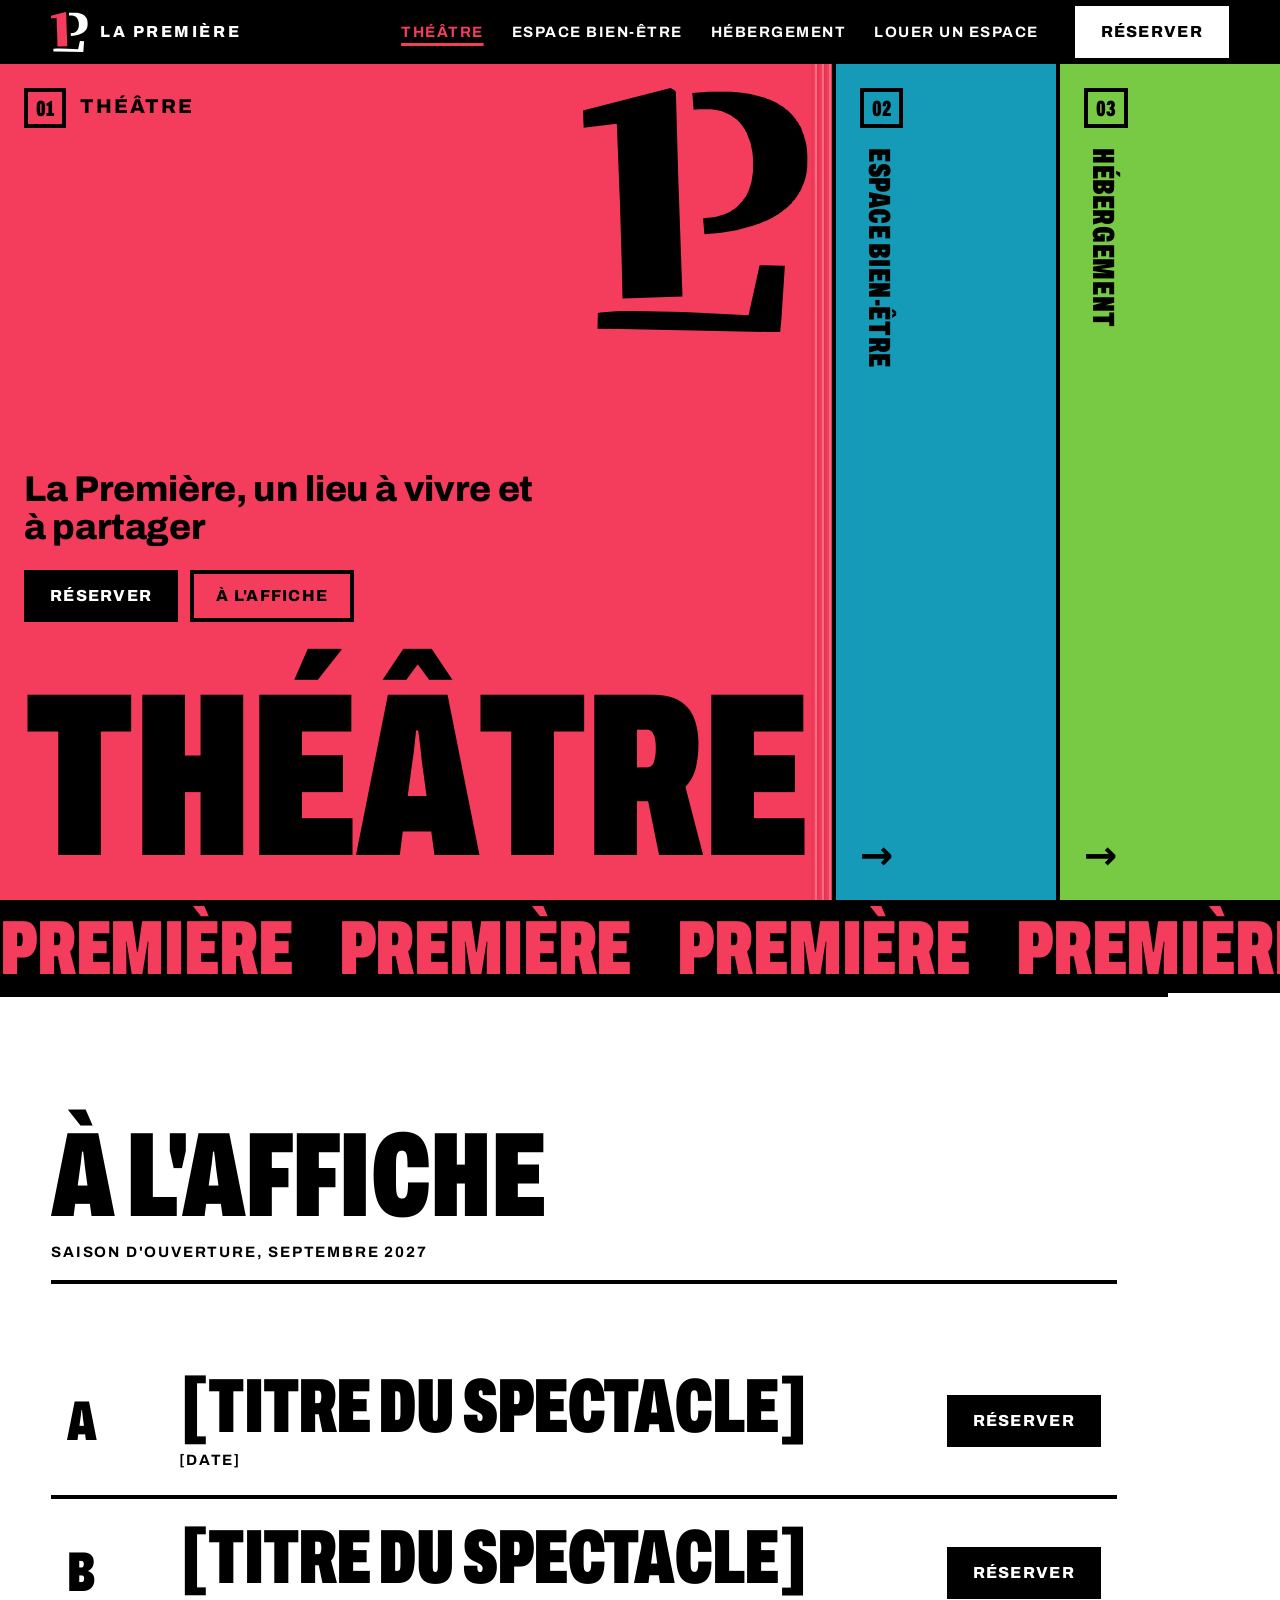
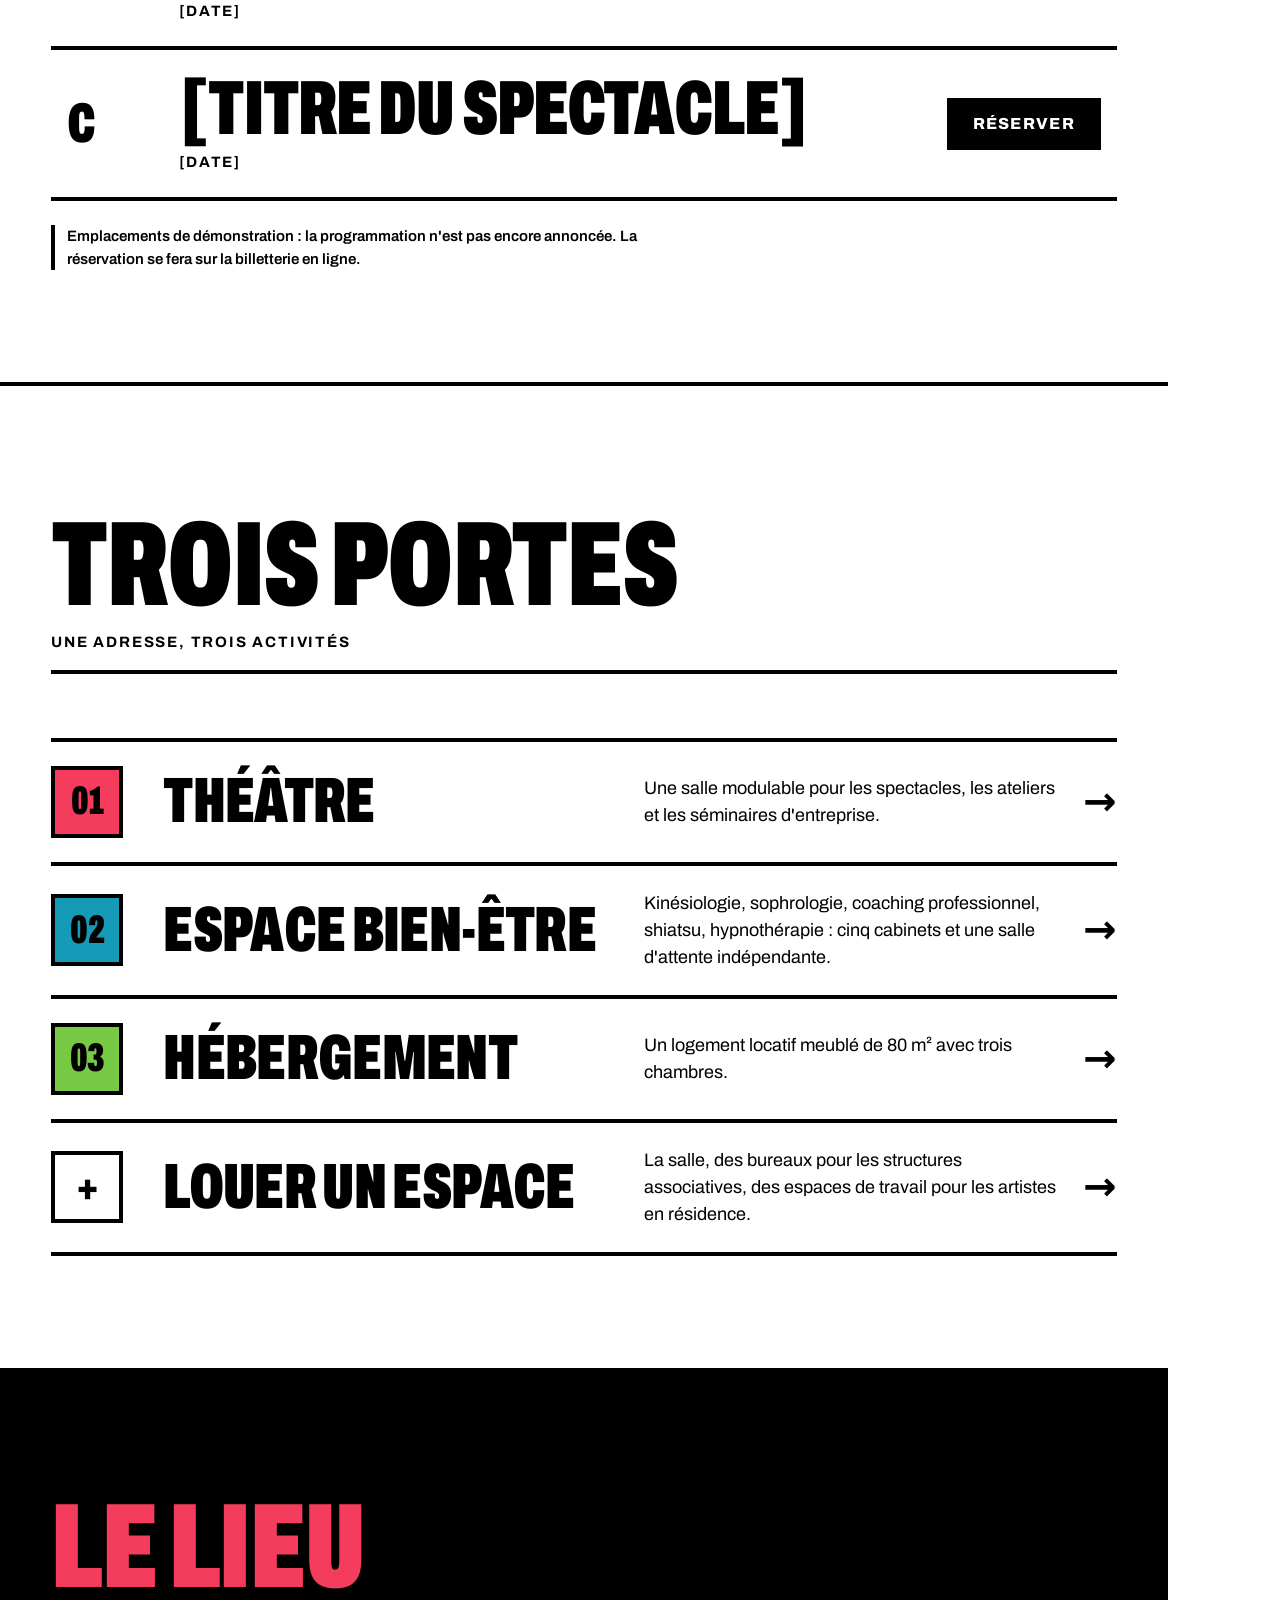
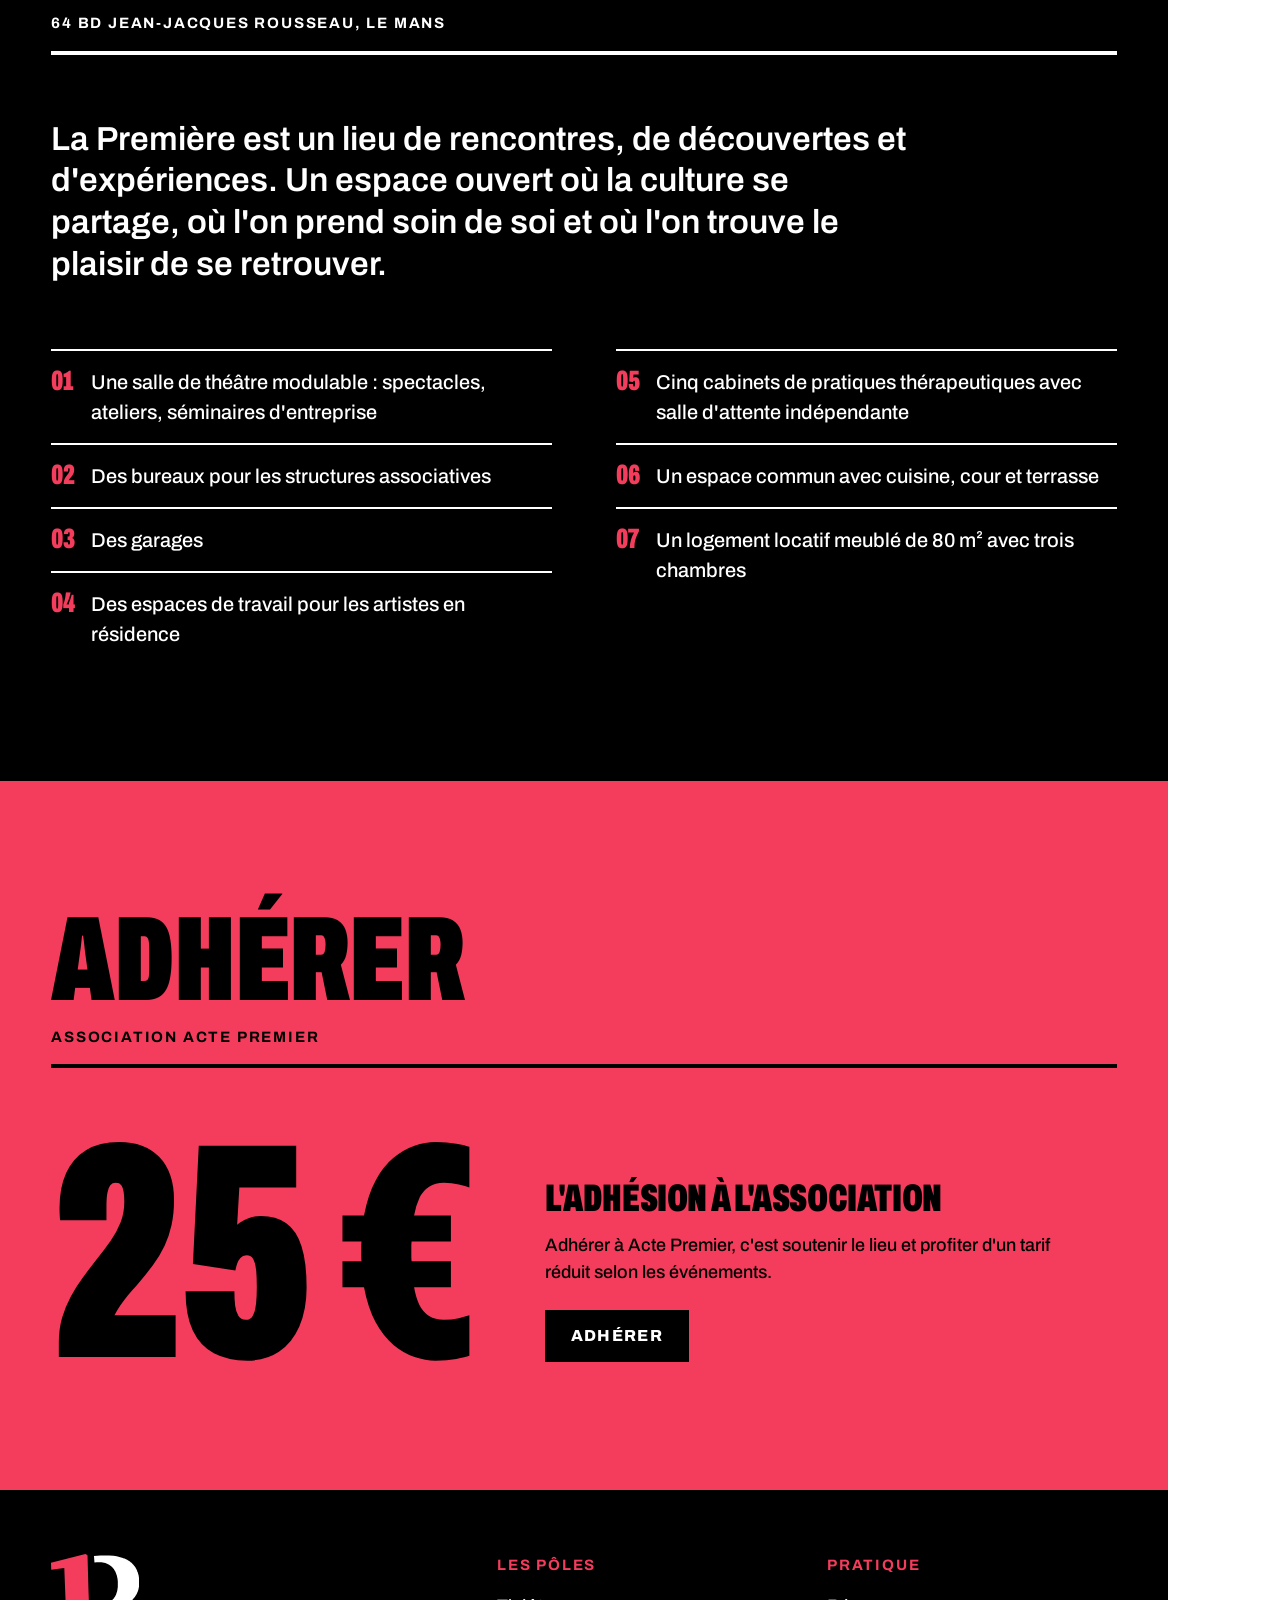
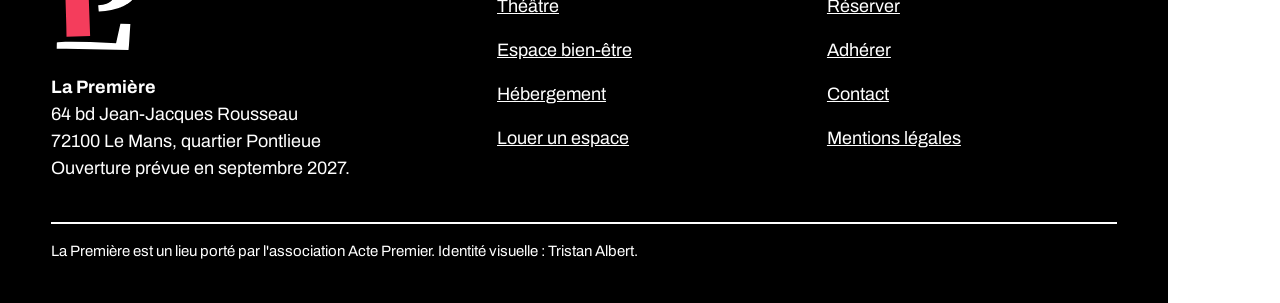
<file: c/index.html>
<!doctype html>
<html lang="fr" data-ouverture>
<head>
<meta name="robots" content="noindex, nofollow">
  <meta charset="utf-8">
  <meta name="viewport" content="width=device-width, initial-scale=1">
  <title>La Première, théâtre au Mans : un lieu à vivre et à partager</title>
  <meta name="description" content="La Première, théâtre et tiers-lieu culturel et de santé au Mans, quartier Pontlieue. Ouverture prévue en septembre 2027.">
  <link rel="preload" href="assets/fonts/archivo-variable-latin.woff2" as="font" type="font/woff2" crossorigin>
  <link rel="icon" href="assets/svg/monogramme.svg" type="image/svg+xml">
  <link rel="stylesheet" href="assets/css/style.css">
  <!-- Rideau : classique et bloquant exprès, il agit avant la première image (voir le fichier) -->
  <script src="assets/js/ouverture.js"></script>
  <script type="module" src="assets/js/main.js"></script>
</head>
<body data-pole="rose" data-accent="rose">
  <a class="evitement" href="#contenu">Aller au contenu</a>

  <!-- Monogramme n°2 retracé (voir NOTES.md). Trois formes colorables : le 1 (théâtre), la panse du P (bien-être), le pied du L (hébergement). -->
  <svg width="0" height="0" style="position:absolute" aria-hidden="true" focusable="false">
    <symbol id="mono" class="mono" viewBox="0 0 711 773">
      <path style="fill:var(--m1,currentColor)" d="M277 0L291 8L294 12L302 298L315 660L125 666L123 568L117 367L107 113L2 126L0 71Z"/>
      <path style="fill:var(--ml,currentColor)" d="M559 561L639 563L628 733L624 773L123 763L46 762L47 712L55 711L115 706L162 706L318 709L524 719Z"/>
      <path style="fill:var(--mp,currentColor)" d="M398 12L468 12L503 15L529 19L579 32L581 34L592 37L617 49L618 51L633 59L644 69L646 69L667 90L667 92L674 99L674 101L682 111L684 117L686 118L692 130L692 133L694 135L694 138L700 151L700 155L705 170L709 193L711 220L710 251L707 272L703 289L696 309L693 313L693 316L687 328L685 329L683 335L681 336L675 347L672 349L672 351L662 361L662 363L640 384L638 384L627 394L625 394L615 402L611 403L610 405L604 407L603 409L577 422L574 422L557 430L548 432L546 434L486 450L437 458L387 463L385 463L384 459L380 412L419 408L448 400L469 390L470 388L481 382L484 378L486 378L492 371L494 371L495 368L507 356L507 354L515 344L524 326L533 298L538 266L538 221L536 202L530 173L517 139L515 138L512 130L510 129L506 121L503 119L503 117L499 114L499 112L485 98L483 98L480 94L478 94L468 86L438 73L406 67L369 67L350 69L346 16Z"/>
    </symbol>
  </svg>

  <header class="entete">
    <a class="logo" href="index.html" aria-label="La Première, accueil">
      <svg viewBox="0 0 711 773" aria-hidden="true"><use href="#mono"/></svg>
      <span>La Première</span>
    </a>
    <nav class="nav" aria-label="Navigation principale">
      <ul>
        <li><a class="n-rose" href="index.html" aria-current="page">Théâtre</a></li>
        <li><a class="n-bleu" href="bien-etre.html">Espace bien-être</a></li>
        <li><a class="n-vert" href="#hebergement">Hébergement</a></li>
        <li class="nav__louer"><a href="#louer">Louer un espace</a></li>
      </ul>
    </nav>
    <a class="btn btn--blanc" href="#">Réserver</a>
  </header>

  <main id="contenu">
    <!-- Premier écran : trois aplats, une dominante, deux touches -->
    <section class="portes" data-ouvert="rose" aria-label="Les trois activités de La Première">
      <article class="porte porte--rose est-ouverte" data-pole="rose">
        <a class="porte__lien" href="#affiche">
          <span class="porte__num">01</span>
          <span class="porte__nom">Théâtre</span>
          <span class="porte__fleche" aria-hidden="true">→</span>
        </a>
        <div class="porte__corps">
          <svg class="porte__mono" viewBox="0 0 711 773" aria-hidden="true"><use href="#mono"/></svg>
          <h1 class="porte__accroche">La Première, un lieu à vivre et à partager</h1>
          <div class="porte__actions">
            <a class="btn" href="#">Réserver</a>
            <a class="btn btn--creux" href="#affiche">À l'affiche</a>
          </div>
          <p class="porte__titre gros" data-lettres aria-hidden="true">Théâtre</p>
        </div>
      </article>

      <article class="porte porte--bleu" data-pole="bleu">
        <a class="porte__lien" href="bien-etre.html">
          <span class="porte__num">02</span>
          <span class="porte__nom">Espace bien-être</span>
          <span class="porte__fleche" aria-hidden="true">→</span>
        </a>
        <div class="porte__corps">
          <svg class="porte__mono" viewBox="0 0 711 773" aria-hidden="true"><use href="#mono"/></svg>
          <p class="porte__accroche">Prendre soin de soi, à deux pas de la scène</p>
          <p class="porte__texte">Cinq cabinets de pratiques thérapeutiques et une salle d'attente indépendante.</p>
          <div class="porte__actions" aria-hidden="true"><span class="btn">Entrer →</span></div>
          <p class="porte__titre gros" data-lettres aria-hidden="true">Bien-être</p>
        </div>
      </article>

      <article class="porte porte--vert" data-pole="vert">
        <a class="porte__lien" href="#hebergement">
          <span class="porte__num">03</span>
          <span class="porte__nom">Hébergement</span>
          <span class="porte__fleche" aria-hidden="true">→</span>
        </a>
        <div class="porte__corps">
          <svg class="porte__mono" viewBox="0 0 711 773" aria-hidden="true"><use href="#mono"/></svg>
          <p class="porte__accroche">Rester sur place</p>
          <p class="porte__texte">Un logement meublé de 80 m² avec trois chambres, au cœur du lieu.</p>
          <div class="porte__actions" aria-hidden="true"><span class="btn">Découvrir →</span></div>
          <p class="porte__titre gros" data-lettres aria-hidden="true">Hébergement</p>
        </div>
      </article>
    </section>

    <div class="bandeau" aria-hidden="true">
      <div class="bandeau__piste gros">
        <span>Première</span><span>Première</span><span>Première</span><span>Première</span><span>Première</span><span>Première</span>
        <span>Première</span><span>Première</span><span>Première</span><span>Première</span><span>Première</span><span>Première</span>
      </div>
    </div>

    <!-- Les lisières : les deux autres portes restent à portée pendant toute la lecture -->
    <nav aria-label="Autres pôles">
      <a class="lisiere lisiere--bleu" href="bien-etre.html">02 Bien-être</a>
      <a class="lisiere lisiere--vert" href="#hebergement">03 Hébergement</a>
    </nav>

    <div class="page">
      <section class="section" id="affiche" aria-labelledby="t-affiche">
        <div class="section__tete">
          <h2 class="etire" id="t-affiche">À l'affiche</h2>
          <p class="meta">Saison d'ouverture, septembre 2027</p>
        </div>
        <ol class="affiche">
          <li class="spectacle">
            <span class="spectacle__num gros" aria-hidden="true">A</span>
            <div><h3 class="spectacle__titre gros">[Titre du spectacle]</h3><span class="spectacle__date meta">[Date]</span></div>
            <a class="btn" href="#">Réserver<span class="sr"> [Titre du spectacle], premier emplacement</span></a>
          </li>
          <li class="spectacle">
            <span class="spectacle__num gros" aria-hidden="true">B</span>
            <div><h3 class="spectacle__titre gros">[Titre du spectacle]</h3><span class="spectacle__date meta">[Date]</span></div>
            <a class="btn" href="#">Réserver<span class="sr"> [Titre du spectacle], deuxième emplacement</span></a>
          </li>
          <li class="spectacle">
            <span class="spectacle__num gros" aria-hidden="true">C</span>
            <div><h3 class="spectacle__titre gros">[Titre du spectacle]</h3><span class="spectacle__date meta">[Date]</span></div>
            <a class="btn" href="#">Réserver<span class="sr"> [Titre du spectacle], troisième emplacement</span></a>
          </li>
        </ol>
        <p class="gabarit">Emplacements de démonstration : la programmation n'est pas encore annoncée. La réservation se fera sur la billetterie en ligne.</p>
      </section>

      <section class="section" id="poles" aria-labelledby="t-poles">
        <div class="section__tete">
          <h2 class="etire" id="t-poles">Trois portes</h2>
          <p class="meta">Une adresse, trois activités</p>
        </div>
        <div class="poles">
          <a class="pole pole--rose" href="#affiche">
            <span class="pole__pastille gros">01</span>
            <span class="pole__nom gros">Théâtre</span>
            <span class="pole__desc">Une salle modulable pour les spectacles, les ateliers et les séminaires d'entreprise.</span>
            <span class="pole__fleche" aria-hidden="true">→</span>
          </a>
          <a class="pole pole--bleu" href="bien-etre.html">
            <span class="pole__pastille gros">02</span>
            <span class="pole__nom gros">Espace bien-être</span>
            <span class="pole__desc">Kinésiologie, sophrologie, coaching professionnel, shiatsu, hypnothérapie : cinq cabinets et une salle d'attente indépendante.</span>
            <span class="pole__fleche" aria-hidden="true">→</span>
          </a>
          <a class="pole pole--vert" href="#" id="hebergement">
            <span class="pole__pastille gros">03</span>
            <span class="pole__nom gros">Hébergement</span>
            <span class="pole__desc">Un logement locatif meublé de 80 m² avec trois chambres.</span>
            <span class="pole__fleche" aria-hidden="true">→</span>
          </a>
          <a class="pole pole--louer" href="#" id="louer">
            <span class="pole__pastille gros">+</span>
            <span class="pole__nom gros">Louer un espace</span>
            <span class="pole__desc">La salle, des bureaux pour les structures associatives, des espaces de travail pour les artistes en résidence.</span>
            <span class="pole__fleche" aria-hidden="true">→</span>
          </a>
        </div>
      </section>

      <section class="section section--noir" id="lieu" aria-labelledby="t-lieu">
        <div class="section__tete">
          <h2 class="etire" id="t-lieu">Le lieu</h2>
          <p class="meta">64 bd Jean-Jacques Rousseau, Le Mans</p>
        </div>
        <p class="lieu__intro">La Première est un lieu de rencontres, de découvertes et d'expériences. Un espace ouvert où la culture se partage, où l'on prend soin de soi et où l'on trouve le plaisir de se retrouver.</p>
        <ol class="lieu__liste">
          <li>Une salle de théâtre modulable : spectacles, ateliers, séminaires d'entreprise</li>
          <li>Des bureaux pour les structures associatives</li>
          <li>Des garages</li>
          <li>Des espaces de travail pour les artistes en résidence</li>
          <li>Cinq cabinets de pratiques thérapeutiques avec salle d'attente indépendante</li>
          <li>Un espace commun avec cuisine, cour et terrasse</li>
          <li>Un logement locatif meublé de 80 m² avec trois chambres</li>
        </ol>
      </section>

      <section class="section section--dom" id="adhesion" aria-labelledby="t-adhesion">
        <div class="section__tete">
          <h2 class="etire" id="t-adhesion">Adhérer</h2>
          <p class="meta">Association Acte Premier</p>
        </div>
        <div class="adhesion">
          <p class="adhesion__prix gros">25 €</p>
          <div class="adhesion__texte">
            <h3 class="gros">L'adhésion à l'association</h3>
            <p>Adhérer à Acte Premier, c'est soutenir le lieu et profiter d'un tarif réduit selon les événements.</p>
            <a class="btn" href="#">Adhérer</a>
          </div>
        </div>
      </section>

      <footer class="pied">
        <div>
          <svg viewBox="0 0 711 773" aria-hidden="true"><use href="#mono"/></svg>
          <p><strong>La Première</strong><br>64 bd Jean-Jacques Rousseau<br>72100 Le Mans, quartier Pontlieue</p>
          <p>Ouverture prévue en septembre 2027.</p>
        </div>
        <div>
          <h2>Les pôles</h2>
          <ul>
            <li><a href="index.html">Théâtre</a></li>
            <li><a href="bien-etre.html">Espace bien-être</a></li>
            <li><a href="#hebergement">Hébergement</a></li>
            <li><a href="#louer">Louer un espace</a></li>
          </ul>
        </div>
        <div>
          <h2>Pratique</h2>
          <ul>
            <li><a href="#">Réserver</a></li>
            <li><a href="#">Adhérer</a></li>
            <li><a href="#">Contact</a></li>
            <li><a href="#">Mentions légales</a></li>
          </ul>
        </div>
        <p class="pied__mentions">La Première est un lieu porté par l'association Acte Premier. Identité visuelle : Tristan Albert.</p>
      </footer>
    </div>
  </main>
</body>
</html>
</file>
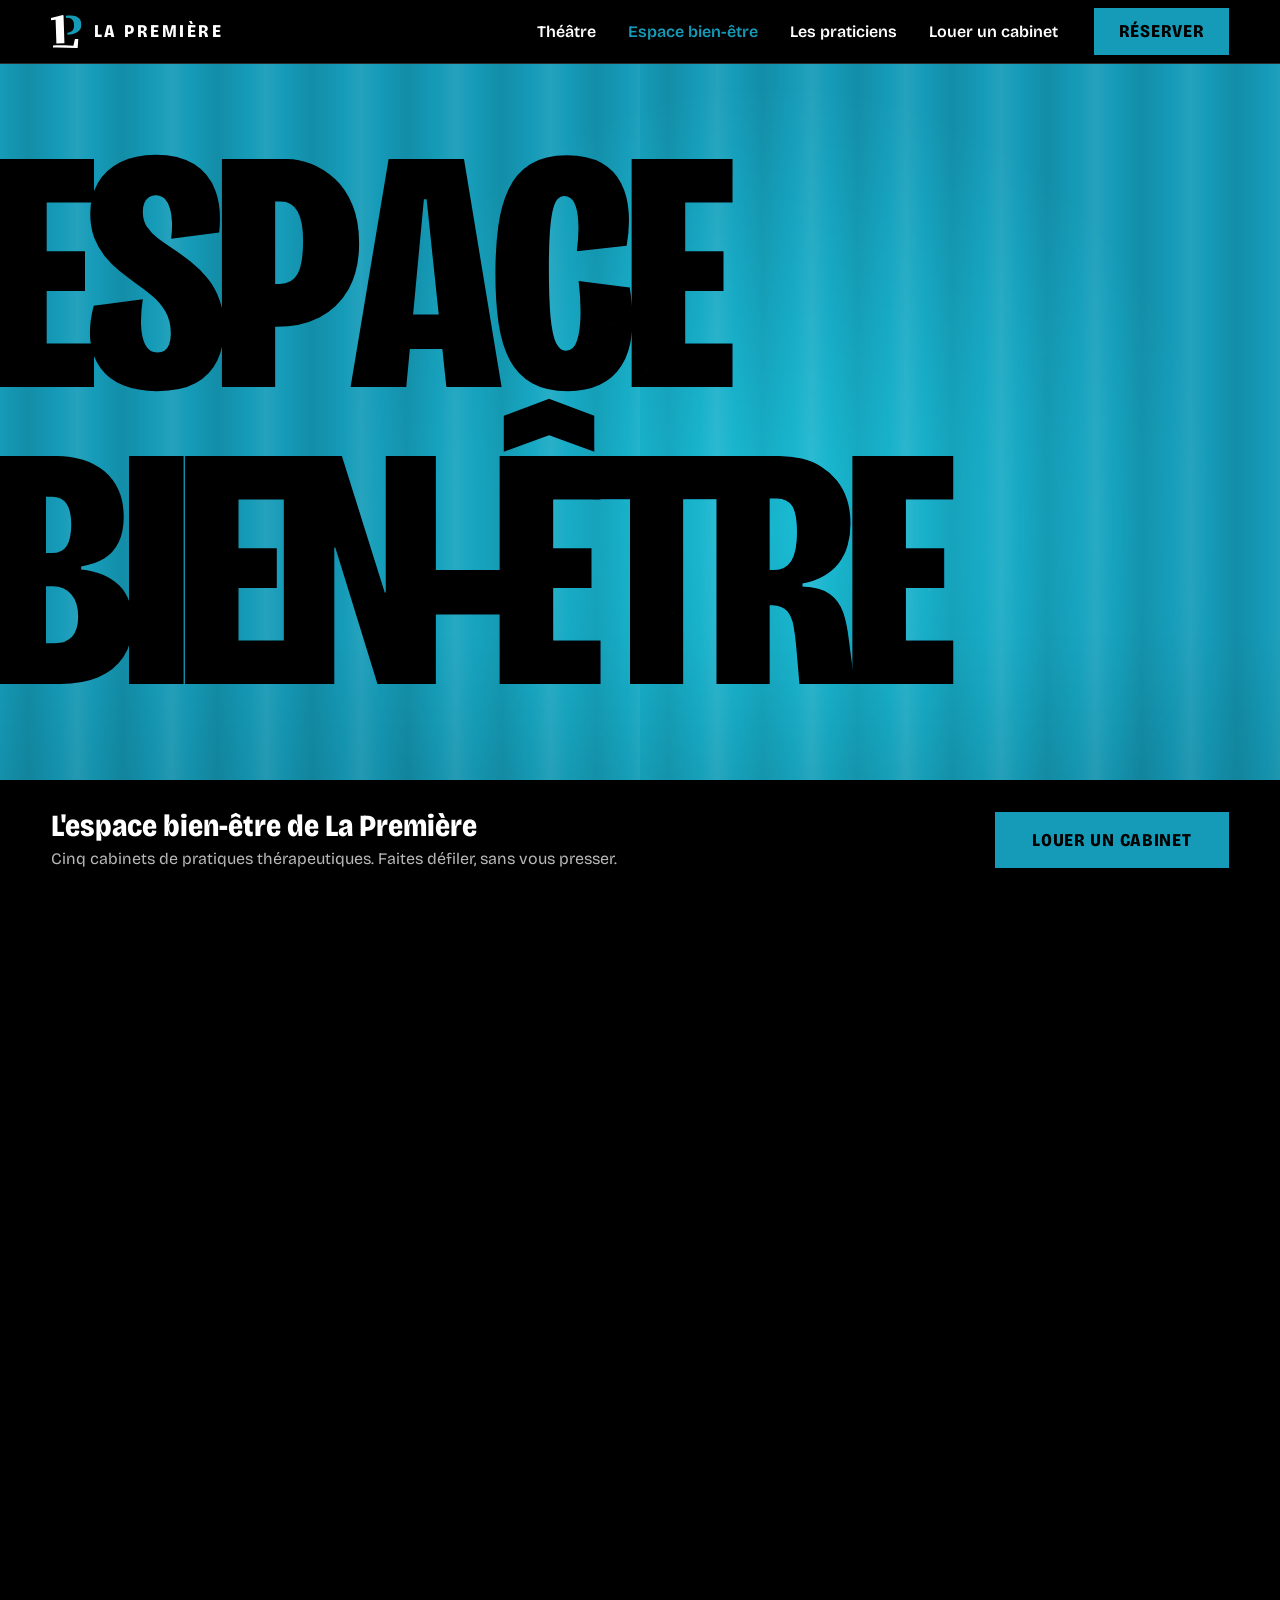
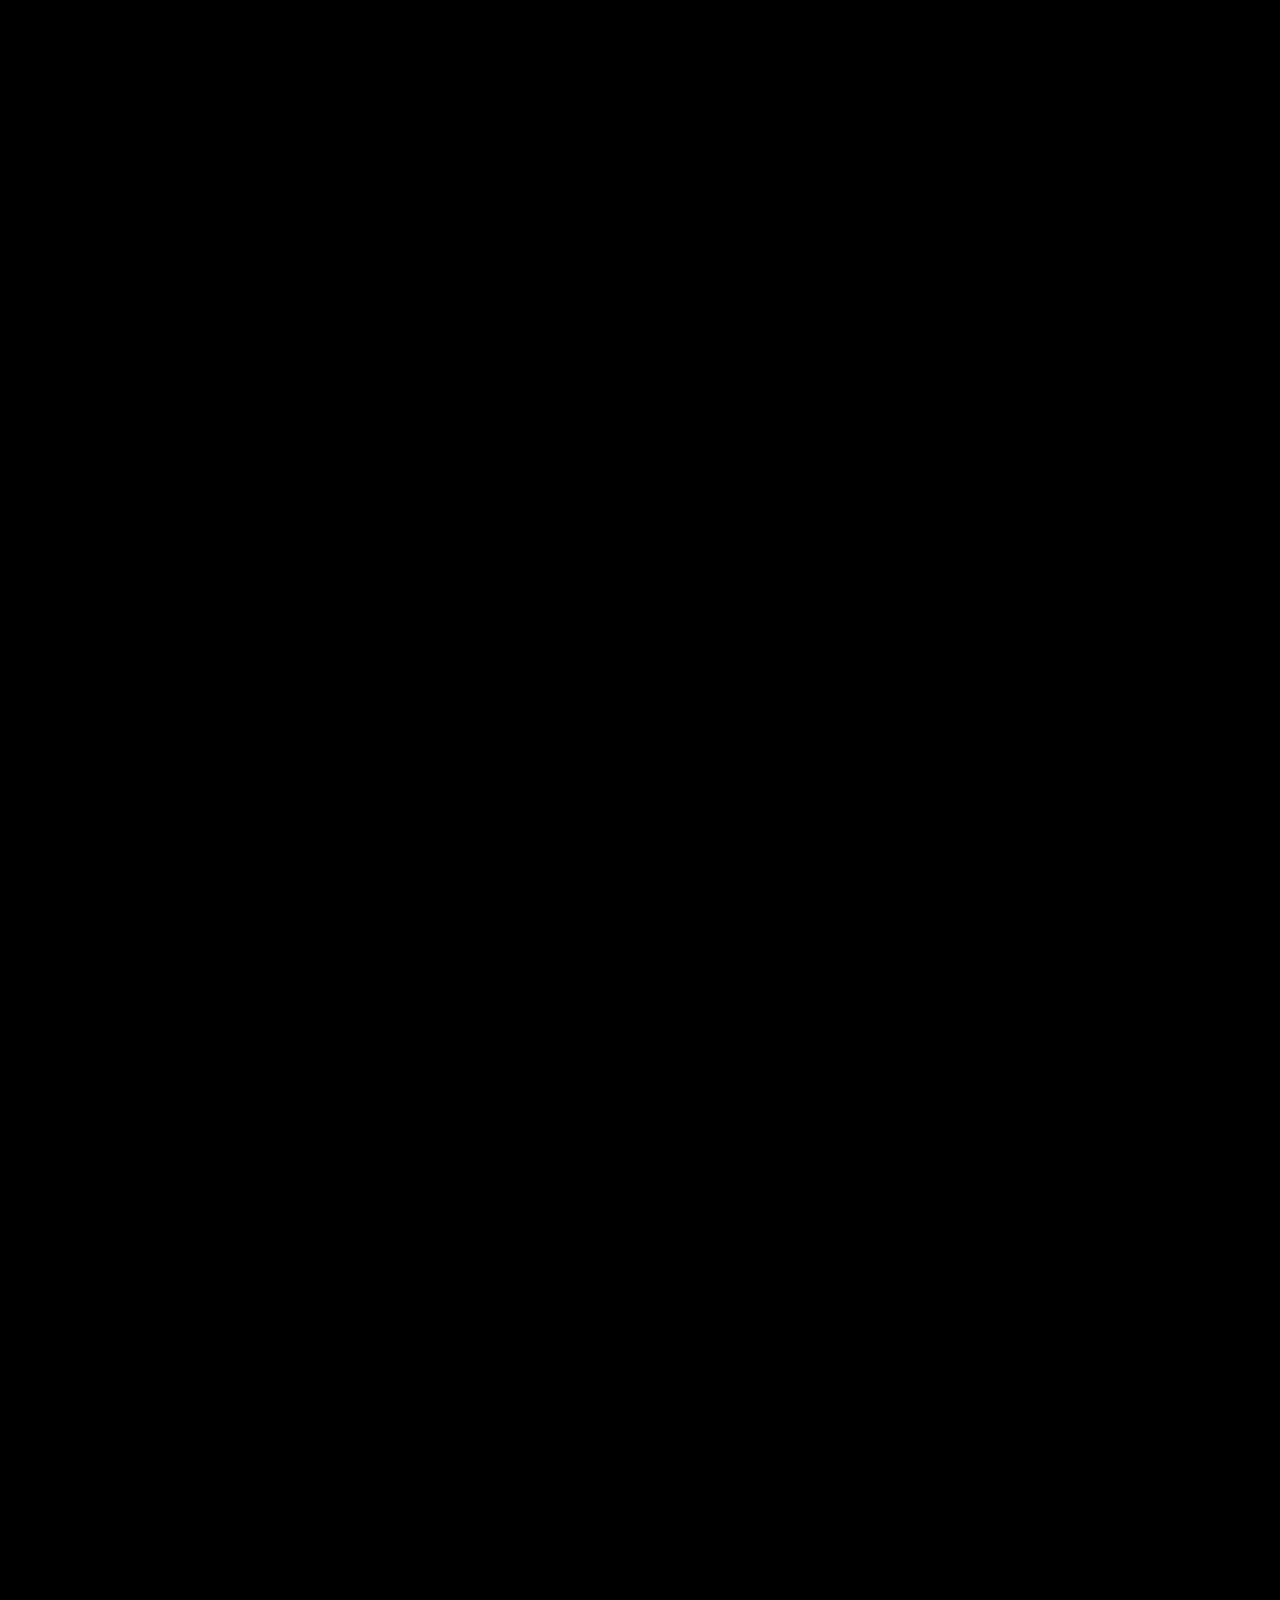
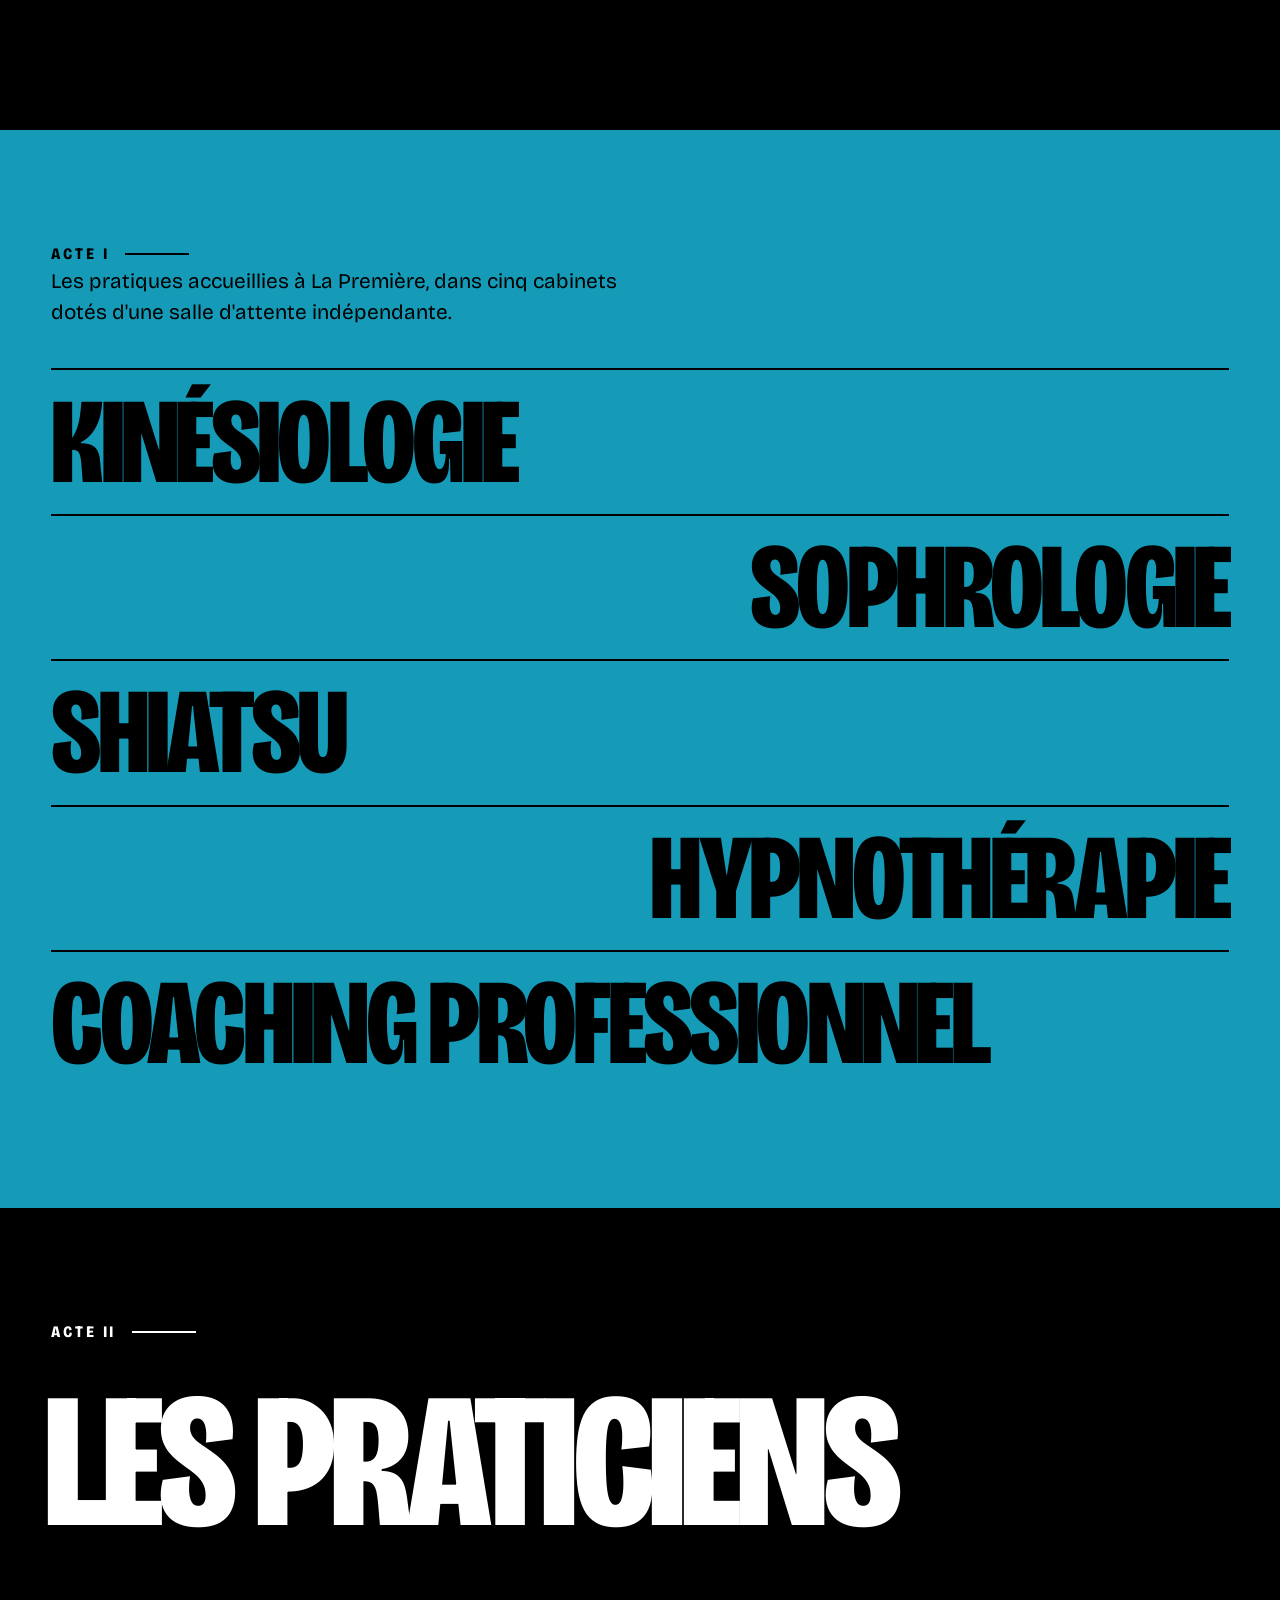
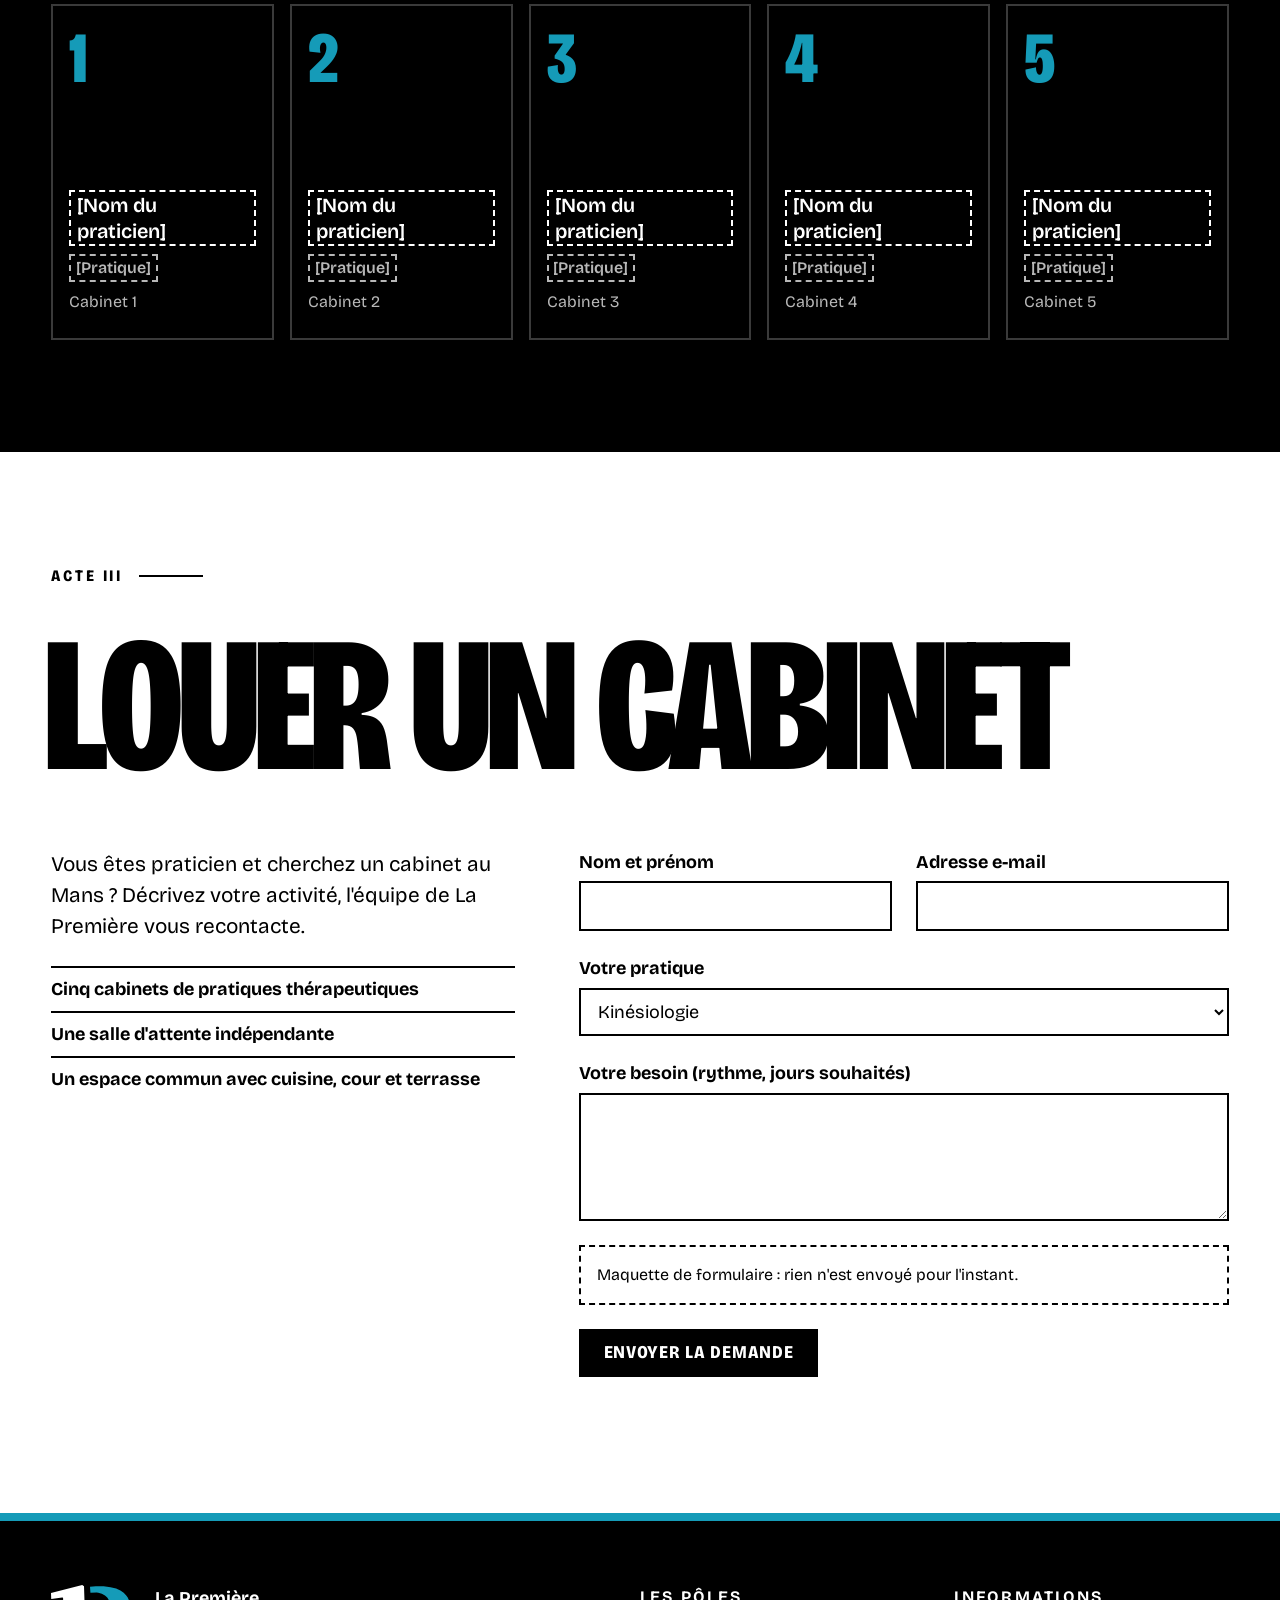
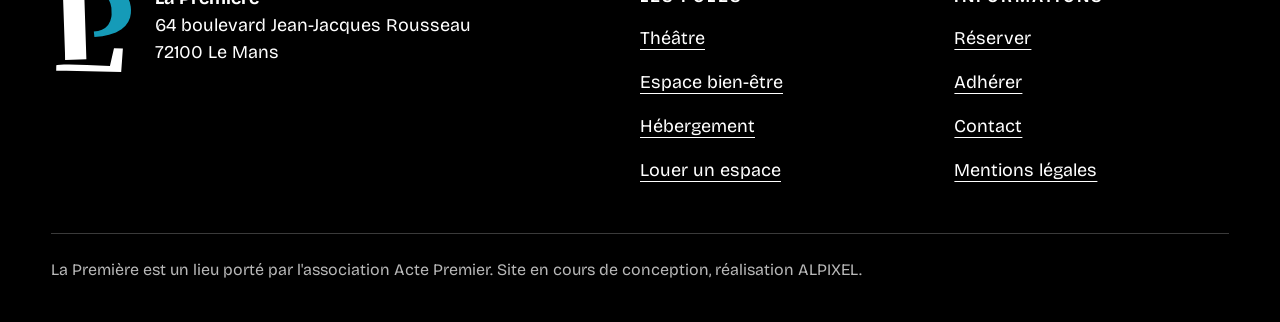
<file: a/bien-etre.html>
<!doctype html>
<html lang="fr">
<head>
<meta name="robots" content="noindex, nofollow">
  <meta charset="utf-8">
  <meta name="viewport" content="width=device-width, initial-scale=1">
  <title>Espace bien-être, La Première au Mans</title>
  <meta name="description" content="L'espace bien-être de La Première : cinq cabinets de pratiques thérapeutiques au Mans.">
  <meta name="theme-color" content="#000000">
  <link rel="icon" href="assets/svg/monogramme.svg" type="image/svg+xml">
  <link rel="preload" href="assets/fonts/bricolage-grotesque-latin-var.woff2" as="font" type="font/woff2" crossorigin>
  <link rel="stylesheet" href="assets/css/style.css">
  <!-- Conduite lumière : le noir est fait avant la première image, sauf en mouvement réduit.
       Filet de sécurité : si le module ne démarre pas, la salle se rallume d'elle-même. -->
  <script>
    (function (r) {
      if (matchMedia('(prefers-reduced-motion: reduce)').matches) return;
      r.classList.add('conduite');
      setTimeout(function () { if (!window.__salle) r.classList.remove('conduite'); }, 2500);
    })(document.documentElement);
  </script>
  <script type="module" src="assets/js/main.js"></script>
</head>
<!-- Une seule classe change la dominante (bleu) et le tempo (ralenti) -->
<body class="pole-bien-etre">
  <a class="evitement" href="#pratiques">Aller au contenu</a>

  <header class="nav">
    <a class="nav__logo" href="index.html" aria-label="La Première, accueil">
      <svg class="mono" viewBox="0 0 710 772" aria-hidden="true" style="--m-boucle: var(--bleu)"><use href="assets/svg/monogramme.svg#mono"/></svg>
      <span>La Première</span>
    </a>
    <button class="nav__menu" type="button" aria-expanded="false" aria-controls="liens">Menu</button>
    <nav class="nav__liens" id="liens" aria-label="Navigation principale">
      <a href="index.html#affiche">Théâtre</a>
      <a href="bien-etre.html" aria-current="page">Espace bien-être</a>
      <a href="#praticiens">Les praticiens</a>
      <a href="#cabinet">Louer un cabinet</a>
    </nav>
    <a class="btn" href="#">Réserver</a>
  </header>

  <main>
    <section class="salle" aria-label="Espace bien-être">
      <div class="salle__scene">
        <div class="plateau" aria-hidden="true">
          <svg class="mono plateau__mono" data-zoom="80" viewBox="0 0 710 772"><use href="assets/svg/monogramme.svg#mono"/></svg>
          <div class="plateau__inondation"></div>
        </div>
        <div class="rideau">
          <div class="rideau__pan rideau__pan--g">
            <div class="rideau__titre">
              <h1 class="titre-geant" aria-label="Espace bien-être"><span>Espace</span><span><span>Bien-</span><span>être</span></span></h1>
            </div>
          </div>
          <div class="rideau__pan rideau__pan--d" aria-hidden="true">
            <div class="rideau__titre">
              <div class="titre-geant"><span>Espace</span><span><span>Bien-</span><span>être</span></span></div>
            </div>
          </div>
        </div>
        <div class="noir" aria-hidden="true"></div>
        <div class="faisceau" aria-hidden="true"></div>
        <div class="cartel">
          <p class="cartel__accroche">L'espace bien-être de La Première</p>
          <div class="cartel__actions">
            <a class="btn" href="#cabinet">Louer un cabinet</a>
          </div>
          <p class="cartel__indice">Cinq cabinets de pratiques thérapeutiques. Faites défiler, sans vous presser.</p>
        </div>
      </div>
    </section>

    <section class="acte acte--dominante" id="pratiques" aria-labelledby="t-pratiques">
      <p class="acte__numero">Acte I</p>
      <h2 class="sr-only" id="t-pratiques">Les pratiques</h2>
      <p class="pratiques__note">Les pratiques accueillies à La Première, dans cinq cabinets dotés d'une salle d'attente indépendante.</p>
      <ul class="pratiques">
        <li>Kinésiologie</li>
        <li>Sophrologie</li>
        <li>Shiatsu</li>
        <li>Hypnothérapie</li>
        <li>Coaching professionnel</li>
      </ul>
    </section>

    <section class="acte" id="praticiens" aria-labelledby="t-praticiens">
      <p class="acte__numero">Acte II</p>
      <h2 class="acte__titre" id="t-praticiens"><span>Les praticiens</span></h2>
      <ul class="praticiens">
        <li class="praticien"><span class="praticien__porte" aria-hidden="true">1</span><h3><span class="vide">[Nom du praticien]</span></h3><p><span class="vide">[Pratique]</span></p><p>Cabinet 1</p></li>
        <li class="praticien"><span class="praticien__porte" aria-hidden="true">2</span><h3><span class="vide">[Nom du praticien]</span></h3><p><span class="vide">[Pratique]</span></p><p>Cabinet 2</p></li>
        <li class="praticien"><span class="praticien__porte" aria-hidden="true">3</span><h3><span class="vide">[Nom du praticien]</span></h3><p><span class="vide">[Pratique]</span></p><p>Cabinet 3</p></li>
        <li class="praticien"><span class="praticien__porte" aria-hidden="true">4</span><h3><span class="vide">[Nom du praticien]</span></h3><p><span class="vide">[Pratique]</span></p><p>Cabinet 4</p></li>
        <li class="praticien"><span class="praticien__porte" aria-hidden="true">5</span><h3><span class="vide">[Nom du praticien]</span></h3><p><span class="vide">[Pratique]</span></p><p>Cabinet 5</p></li>
      </ul>
    </section>

    <section class="acte acte--blanc" id="cabinet" aria-labelledby="t-cabinet">
      <p class="acte__numero">Acte III</p>
      <h2 class="acte__titre" id="t-cabinet"><span>Louer un cabinet</span></h2>
      <div class="demande">
        <div class="demande__intro">
          <p>Vous êtes praticien et cherchez un cabinet au Mans ? Décrivez votre activité, l'équipe de La Première vous recontacte.</p>
          <ul>
            <li>Cinq cabinets de pratiques thérapeutiques</li>
            <li>Une salle d'attente indépendante</li>
            <li>Un espace commun avec cuisine, cour et terrasse</li>
          </ul>
        </div>
        <form class="formulaire" action="#" data-maquette>
          <div class="champ"><label for="f-nom">Nom et prénom</label><input id="f-nom" name="nom" type="text" autocomplete="name" required></div>
          <div class="champ"><label for="f-mail">Adresse e-mail</label><input id="f-mail" name="email" type="email" autocomplete="email" required></div>
          <div class="champ champ--large">
            <label for="f-pratique">Votre pratique</label>
            <select id="f-pratique" name="pratique">
              <option>Kinésiologie</option><option>Sophrologie</option><option>Shiatsu</option><option>Hypnothérapie</option><option>Coaching professionnel</option><option>Autre pratique</option>
            </select>
          </div>
          <div class="champ champ--large"><label for="f-message">Votre besoin (rythme, jours souhaités)</label><textarea id="f-message" name="message"></textarea></div>
          <p class="formulaire__note">Maquette de formulaire : rien n'est envoyé pour l'instant.</p>
          <div class="champ--large"><button class="btn btn--noir" type="submit">Envoyer la demande</button></div>
          <p class="champ--large" role="status"></p>
        </form>
      </div>
    </section>
  </main>

  <footer class="pied">
    <div class="pied__grille">
      <div class="pied__marque">
        <svg class="mono" viewBox="0 0 710 772" aria-hidden="true" style="--m-boucle: var(--bleu)"><use href="assets/svg/monogramme.svg#mono"/></svg>
        <address><strong>La Première</strong><br>64 boulevard Jean-Jacques Rousseau<br>72100 Le Mans</address>
      </div>
      <nav aria-label="Les pôles">
        <h2>Les pôles</h2>
        <ul>
          <li><a href="index.html#affiche">Théâtre</a></li>
          <li><a href="bien-etre.html" aria-current="page">Espace bien-être</a></li>
          <li><a href="#">Hébergement</a></li>
          <li><a href="#">Louer un espace</a></li>
        </ul>
      </nav>
      <nav aria-label="Informations">
        <h2>Informations</h2>
        <ul>
          <li><a href="#">Réserver</a></li>
          <li><a href="index.html#adhesion">Adhérer</a></li>
          <li><a href="#">Contact</a></li>
          <li><a href="#">Mentions légales</a></li>
        </ul>
      </nav>
    </div>
    <p class="pied__mentions">La Première est un lieu porté par l'association Acte Premier. Site en cours de conception, réalisation ALPIXEL.</p>
  </footer>
</body>
</html>
</file>
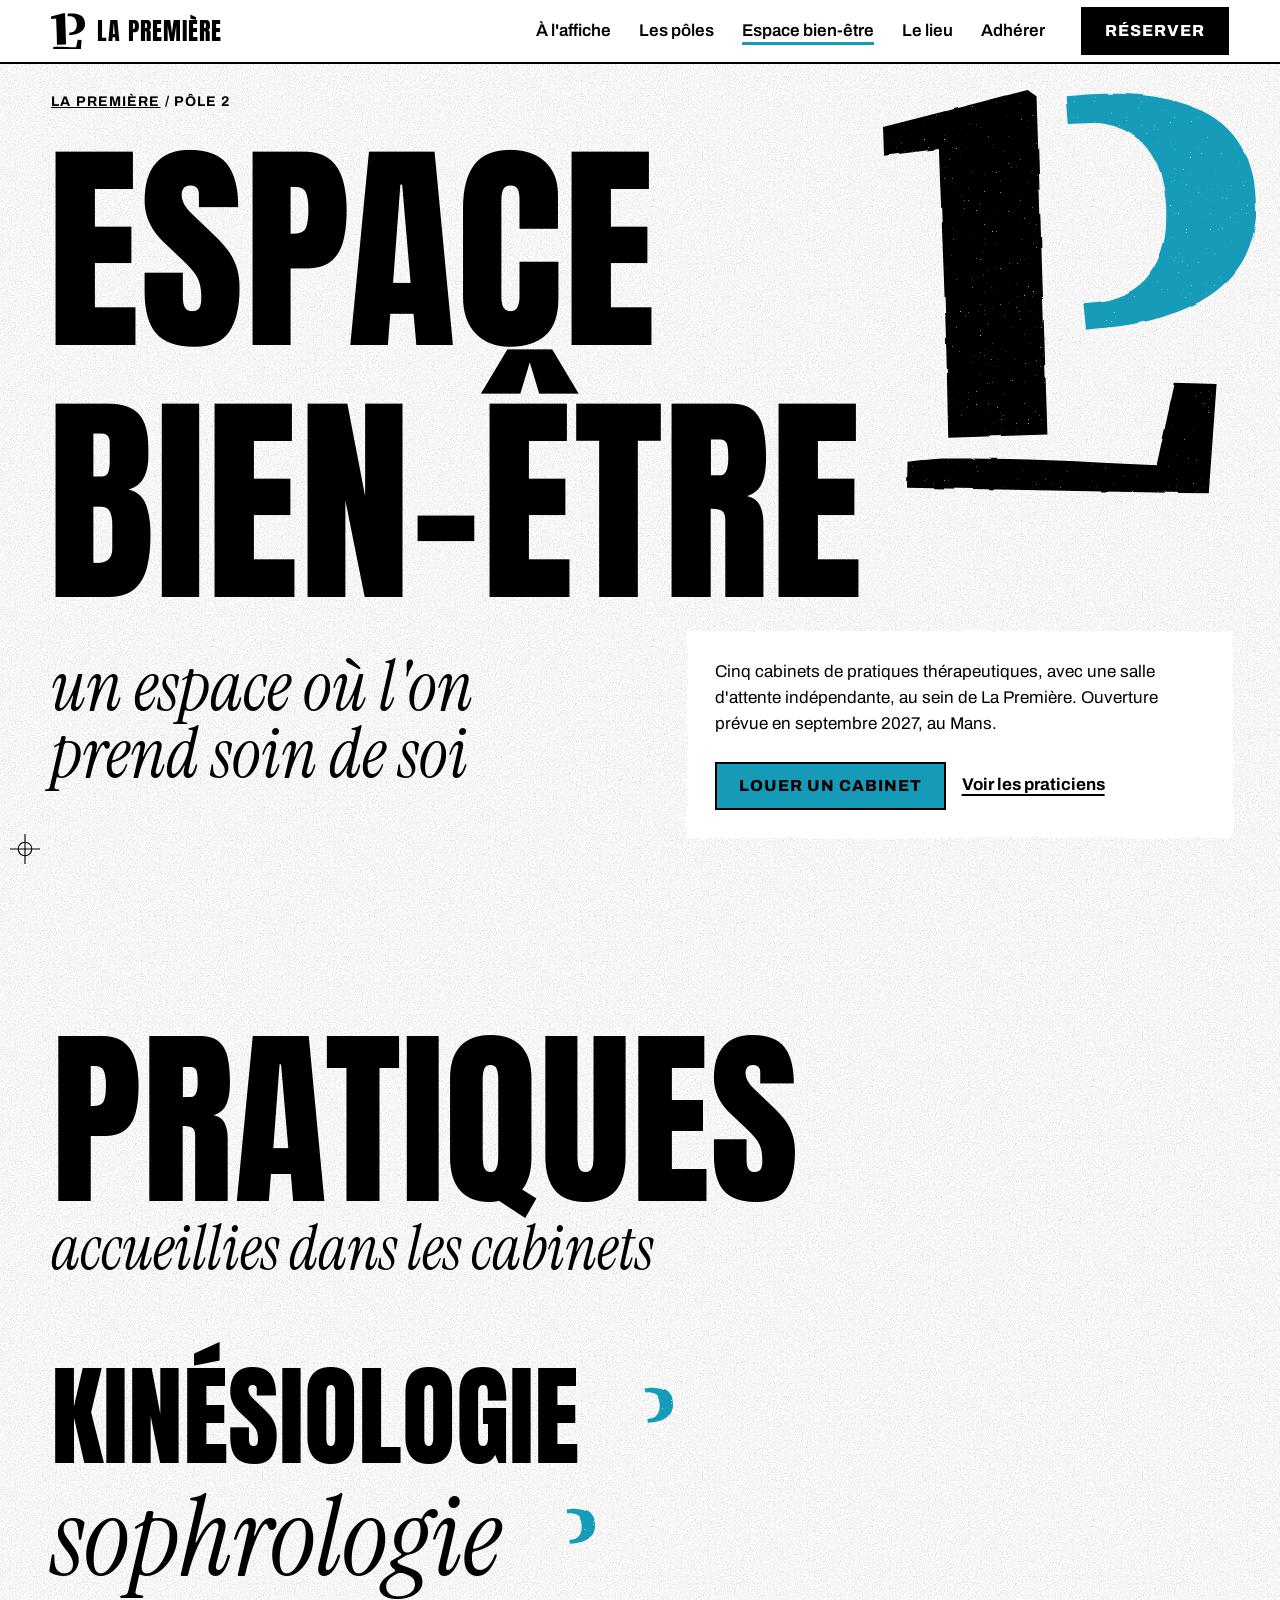
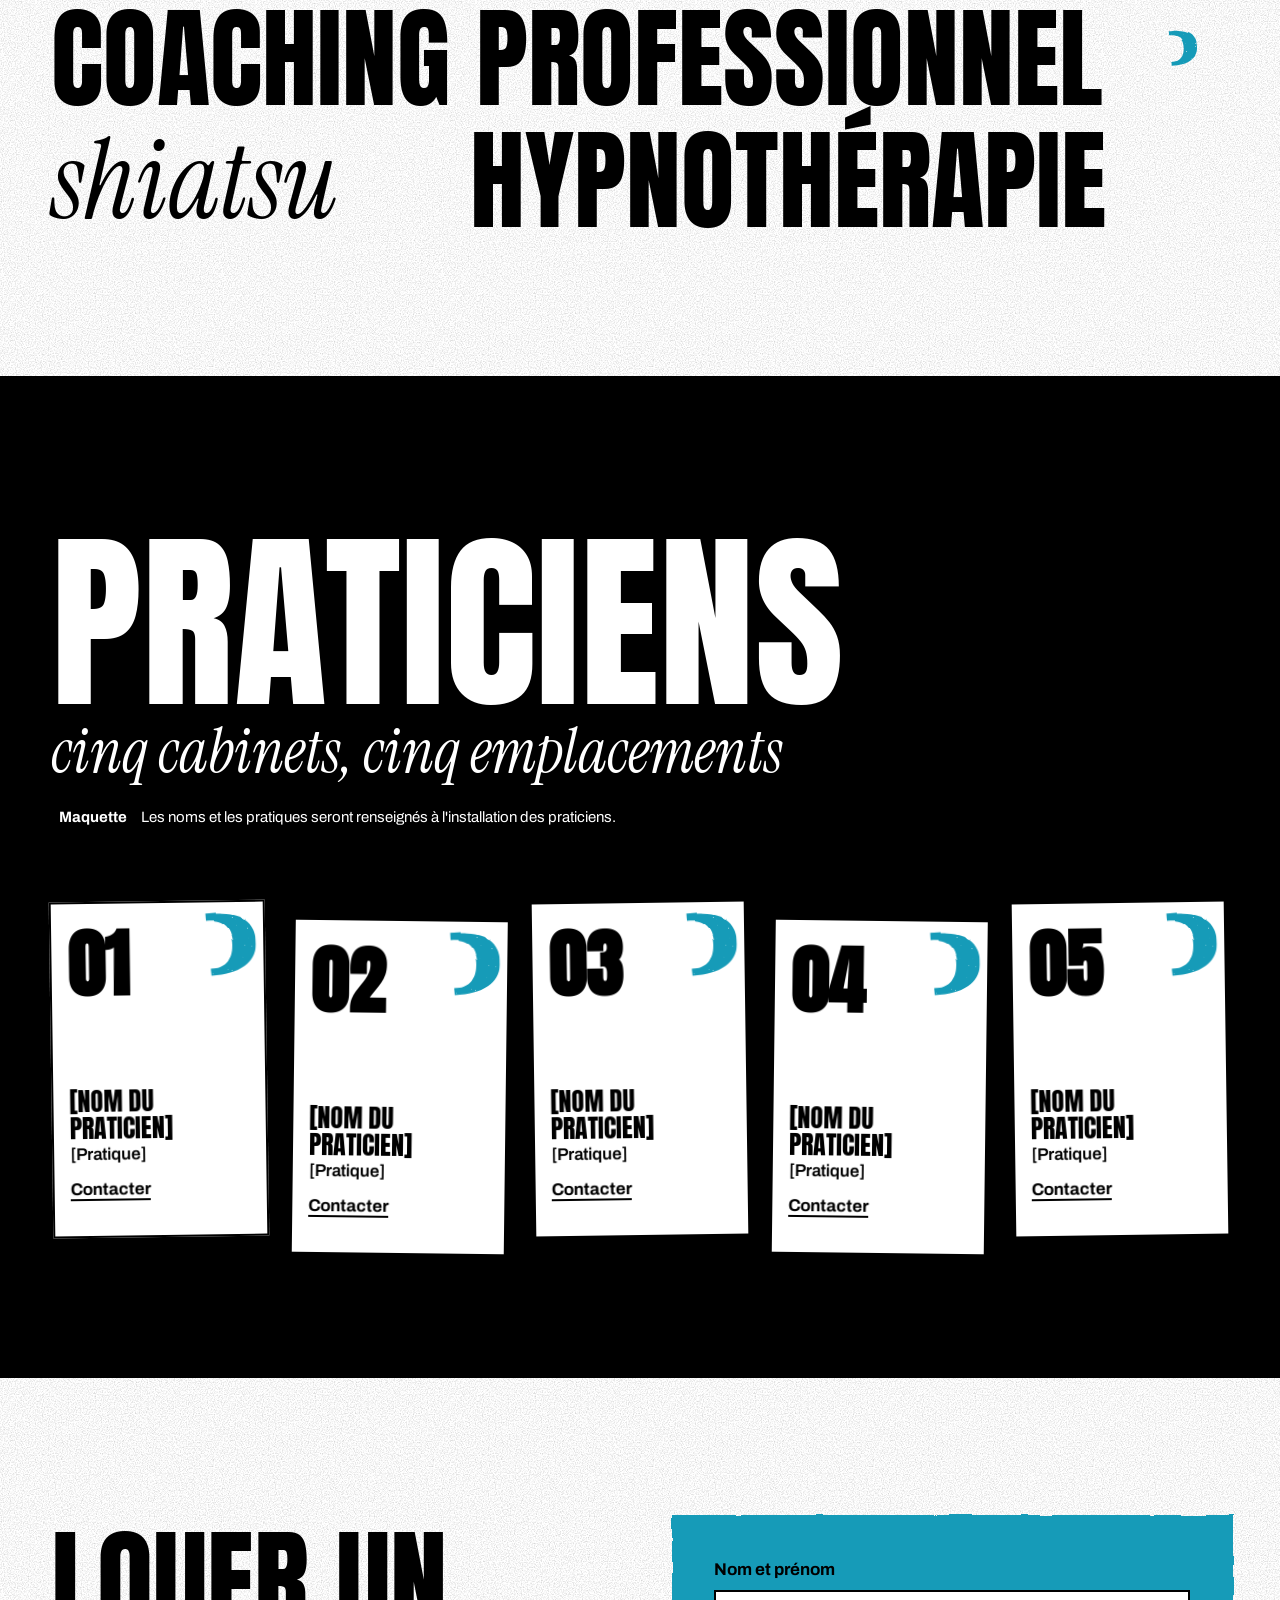
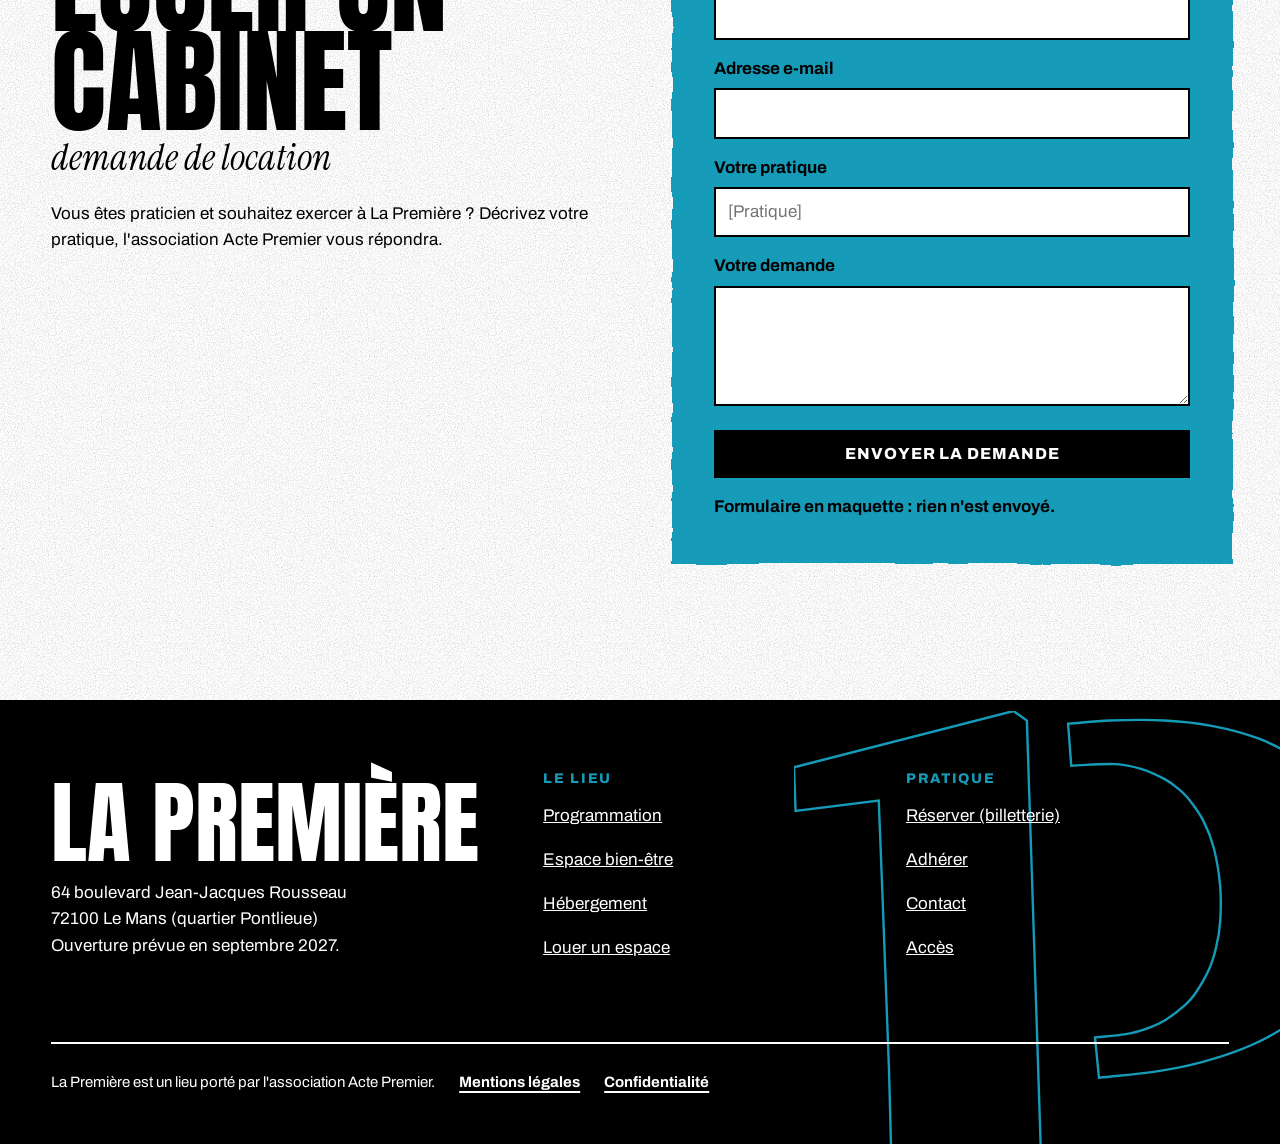
<file: b/bien-etre.html>
<!doctype html>
<html lang="fr">
<head>
<meta name="robots" content="noindex, nofollow">
  <meta charset="utf-8">
  <meta name="viewport" content="width=device-width, initial-scale=1">
  <title>Espace bien-être · La Première, Le Mans</title>
  <meta name="description" content="L'espace bien-être de La Première : cinq cabinets de pratiques thérapeutiques au Mans, quartier Pontlieue.">
  <link rel="preload" href="assets/fonts/anton-normal.woff2" as="font" type="font/woff2" crossorigin>
  <link rel="stylesheet" href="assets/css/style.css">
  <link rel="icon" href="assets/svg/monogramme.svg" type="image/svg+xml">
  <script>document.documentElement.classList.add('js');</script>
</head>
<body class="page-bien-etre">
  <a class="evitement" href="#contenu">Aller au contenu</a>

  <!-- Mêmes filtres que l'accueil, réglés plus doux (déplacement plus faible) -->
  <svg class="filtres" aria-hidden="true" focusable="false">
    <defs>
      <filter id="encre" x="-4%" y="-4%" width="108%" height="108%">
        <feTurbulence type="fractalNoise" baseFrequency=".03" numOctaves="2" seed="4" result="bruit"/>
        <feDisplacementMap in="SourceGraphic" in2="bruit" scale="3" xChannelSelector="R" yChannelSelector="G" result="bord"/>
        <feTurbulence type="fractalNoise" baseFrequency=".75" numOctaves="1" seed="9" result="grain"/>
        <feColorMatrix in="grain" values="0 0 0 0 0  0 0 0 0 0  0 0 0 0 0  0 0 0 -9 7.6" result="manques"/>
        <feComposite in="bord" in2="manques" operator="in"/>
      </filter>
      <filter id="dechire" x="-3%" y="-3%" width="106%" height="106%">
        <feTurbulence type="fractalNoise" baseFrequency=".022 .05" numOctaves="2" seed="11" result="bruit"/>
        <feDisplacementMap in="SourceGraphic" in2="bruit" scale="5" xChannelSelector="R" yChannelSelector="G"/>
      </filter>
      <symbol id="repere" viewBox="0 0 40 40"><circle cx="20" cy="20" r="9" fill="none" stroke="currentColor" stroke-width="1.5"/><path d="M20 0v40M0 20h40" stroke="currentColor" stroke-width="1.5"/></symbol>
    </defs>
  </svg>

  <header class="nav">
    <a class="nav__marque" href="index.html" aria-label="La Première, accueil">
      <svg viewBox="0 0 711 773" aria-hidden="true"><use href="assets/svg/monogramme.svg#mono"/></svg>
      <b>La Première</b>
    </a>
    <nav aria-label="Navigation principale">
      <ul class="nav__liens" id="menu">
        <li><a href="index.html#affiche">À l'affiche</a></li>
        <li><a href="index.html#poles">Les pôles</a></li>
        <li><a href="bien-etre.html" aria-current="page">Espace bien-être</a></li>
        <li><a href="index.html#lieu">Le lieu</a></li>
        <li><a href="index.html#adhesion">Adhérer</a></li>
      </ul>
    </nav>
    <a class="btn" href="#" data-reserver>Réserver</a>
    <button class="nav__menu" type="button" aria-expanded="false" aria-controls="menu"><span class="sr-only">Menu</span><i></i><i></i><i></i></button>
  </header>

  <main id="contenu">
    <section class="hero hero--pole" aria-labelledby="titre-hero">
      <p class="fil"><a href="index.html">La Première</a> / Pôle 2</p>
      <h1 class="hero__titre" id="titre-hero">
        <span class="hero__gros hero__gros--2">Espace</span>
        <span class="hero__gros hero__gros--2">bien-être</span>
        <span class="hero__accroche">un espace où l'on prend soin de soi</span>
      </h1>

      <!-- Option A du graphiste : monogramme complet, la pièce de l'activité prend sa couleur -->
      <div class="hero__mono" aria-hidden="true">
        <svg class="mono encre" viewBox="0 0 711 773"><use href="assets/svg/monogramme.svg#un"/><use href="assets/svg/monogramme.svg#socle"/></svg>
        <svg class="mono accent encre surimpression" viewBox="0 0 711 773" data-empreinte style="--d:300ms"><use href="assets/svg/monogramme.svg#boucle"/></svg>
      </div>

      <div class="hero__bas aplat">
        <p>Cinq cabinets de pratiques thérapeutiques, avec une salle d'attente indépendante, au sein de La Première. Ouverture prévue en septembre 2027, au Mans.</p>
        <div class="hero__actions">
          <a class="btn btn--dom" href="#demande">Louer un cabinet</a>
          <a class="lien" href="#praticiens">Voir les praticiens</a>
        </div>
      </div>
      <svg class="repere" style="left:10px;bottom:10px" aria-hidden="true"><use href="#repere"/></svg>
    </section>

    <section class="section" aria-labelledby="titre-pratiques">
      <h2 class="section__titre" id="titre-pratiques">Pratiques <em>accueillies dans les cabinets</em></h2>
      <ul class="pratiques">
        <li>Kinésiologie <svg class="encre" viewBox="0 0 711 773" aria-hidden="true" data-empreinte><use href="assets/svg/monogramme.svg#boucle"/></svg></li>
        <li>sophrologie <svg class="encre" viewBox="0 0 711 773" aria-hidden="true" data-empreinte><use href="assets/svg/monogramme.svg#boucle"/></svg></li>
        <li>Coaching professionnel <svg class="encre" viewBox="0 0 711 773" aria-hidden="true" data-empreinte><use href="assets/svg/monogramme.svg#boucle"/></svg></li>
        <li>shiatsu <svg class="encre" viewBox="0 0 711 773" aria-hidden="true" data-empreinte><use href="assets/svg/monogramme.svg#boucle"/></svg></li>
        <li>Hypnothérapie</li>
      </ul>
    </section>

    <section class="section sombre" id="praticiens" aria-labelledby="titre-praticiens">
      <h2 class="section__titre" id="titre-praticiens">Praticiens <em>cinq cabinets, cinq emplacements</em></h2>
      <p class="note"><b>Maquette</b>Les noms et les pratiques seront renseignés à l'installation des praticiens.</p>
      <ul class="praticiens">
        <li class="praticien" style="color:#000"><svg class="encre" viewBox="0 0 711 773" aria-hidden="true" data-empreinte><use href="assets/svg/monogramme.svg#boucle"/></svg><p class="praticien__no">01</p><h3>[Nom du praticien]</h3><p>[Pratique]</p><a class="lien" href="#">Contacter<span class="sr-only"> le praticien du cabinet 1</span></a></li>
        <li class="praticien" style="color:#000"><svg class="encre" viewBox="0 0 711 773" aria-hidden="true" data-empreinte style="--d:120ms"><use href="assets/svg/monogramme.svg#boucle"/></svg><p class="praticien__no">02</p><h3>[Nom du praticien]</h3><p>[Pratique]</p><a class="lien" href="#">Contacter<span class="sr-only"> le praticien du cabinet 2</span></a></li>
        <li class="praticien" style="color:#000"><svg class="encre" viewBox="0 0 711 773" aria-hidden="true" data-empreinte style="--d:240ms"><use href="assets/svg/monogramme.svg#boucle"/></svg><p class="praticien__no">03</p><h3>[Nom du praticien]</h3><p>[Pratique]</p><a class="lien" href="#">Contacter<span class="sr-only"> le praticien du cabinet 3</span></a></li>
        <li class="praticien" style="color:#000"><svg class="encre" viewBox="0 0 711 773" aria-hidden="true" data-empreinte style="--d:360ms"><use href="assets/svg/monogramme.svg#boucle"/></svg><p class="praticien__no">04</p><h3>[Nom du praticien]</h3><p>[Pratique]</p><a class="lien" href="#">Contacter<span class="sr-only"> le praticien du cabinet 4</span></a></li>
        <li class="praticien" style="color:#000"><svg class="encre" viewBox="0 0 711 773" aria-hidden="true" data-empreinte style="--d:480ms"><use href="assets/svg/monogramme.svg#boucle"/></svg><p class="praticien__no">05</p><h3>[Nom du praticien]</h3><p>[Pratique]</p><a class="lien" href="#">Contacter<span class="sr-only"> le praticien du cabinet 5</span></a></li>
      </ul>
    </section>

    <section class="section demande" id="demande" aria-labelledby="titre-demande">
      <div>
        <h2 class="section__titre" id="titre-demande" style="font-size:clamp(3.4rem,9vw,9rem)">Louer un cabinet <em>demande de location</em></h2>
        <p class="chapo">Vous êtes praticien et souhaitez exercer à La Première ? Décrivez votre pratique, l'association Acte Premier vous répondra.</p>
      </div>
      <form class="formulaire aplat aplat--dom" data-maquette novalidate>
        <div class="champ"><label for="f-nom">Nom et prénom</label><input id="f-nom" name="nom" type="text" autocomplete="name"></div>
        <div class="champ"><label for="f-mail">Adresse e-mail</label><input id="f-mail" name="email" type="email" autocomplete="email"></div>
        <div class="champ"><label for="f-pratique">Votre pratique</label><input id="f-pratique" name="pratique" type="text" placeholder="[Pratique]"></div>
        <div class="champ"><label for="f-message">Votre demande</label><textarea id="f-message" name="message"></textarea></div>
        <button class="btn" type="submit">Envoyer la demande</button>
        <p class="formulaire__etat" role="status">Formulaire en maquette : rien n'est envoyé.</p>
      </form>
    </section>
  </main>

  <footer class="pied sombre">
    <svg class="pied__mono" viewBox="0 0 711 773" aria-hidden="true"><use href="assets/svg/monogramme.svg#mono"/></svg>
    <div class="pied__grille">
      <div>
        <p class="pied__nom">La Première</p>
        <address>64 boulevard Jean-Jacques Rousseau<br>72100 Le Mans (quartier Pontlieue)</address>
        <p>Ouverture prévue en septembre 2027.</p>
      </div>
      <div>
        <h3>Le lieu</h3>
        <ul>
          <li><a href="index.html#affiche">Programmation</a></li>
          <li><a href="bien-etre.html">Espace bien-être</a></li>
          <li><a href="#">Hébergement</a></li>
          <li><a href="#">Louer un espace</a></li>
        </ul>
      </div>
      <div>
        <h3>Pratique</h3>
        <ul>
          <li><a href="#" data-reserver>Réserver (billetterie)</a></li>
          <li><a href="index.html#adhesion">Adhérer</a></li>
          <li><a href="#">Contact</a></li>
          <li><a href="#">Accès</a></li>
        </ul>
      </div>
    </div>
    <p class="pied__mentions"><span>La Première est un lieu porté par l'association Acte Premier.</span> <a class="lien" href="#">Mentions légales</a> <a class="lien" href="#">Confidentialité</a></p>
  </footer>

  <script type="module" src="assets/js/main.js"></script>
</body>
</html>
</file>
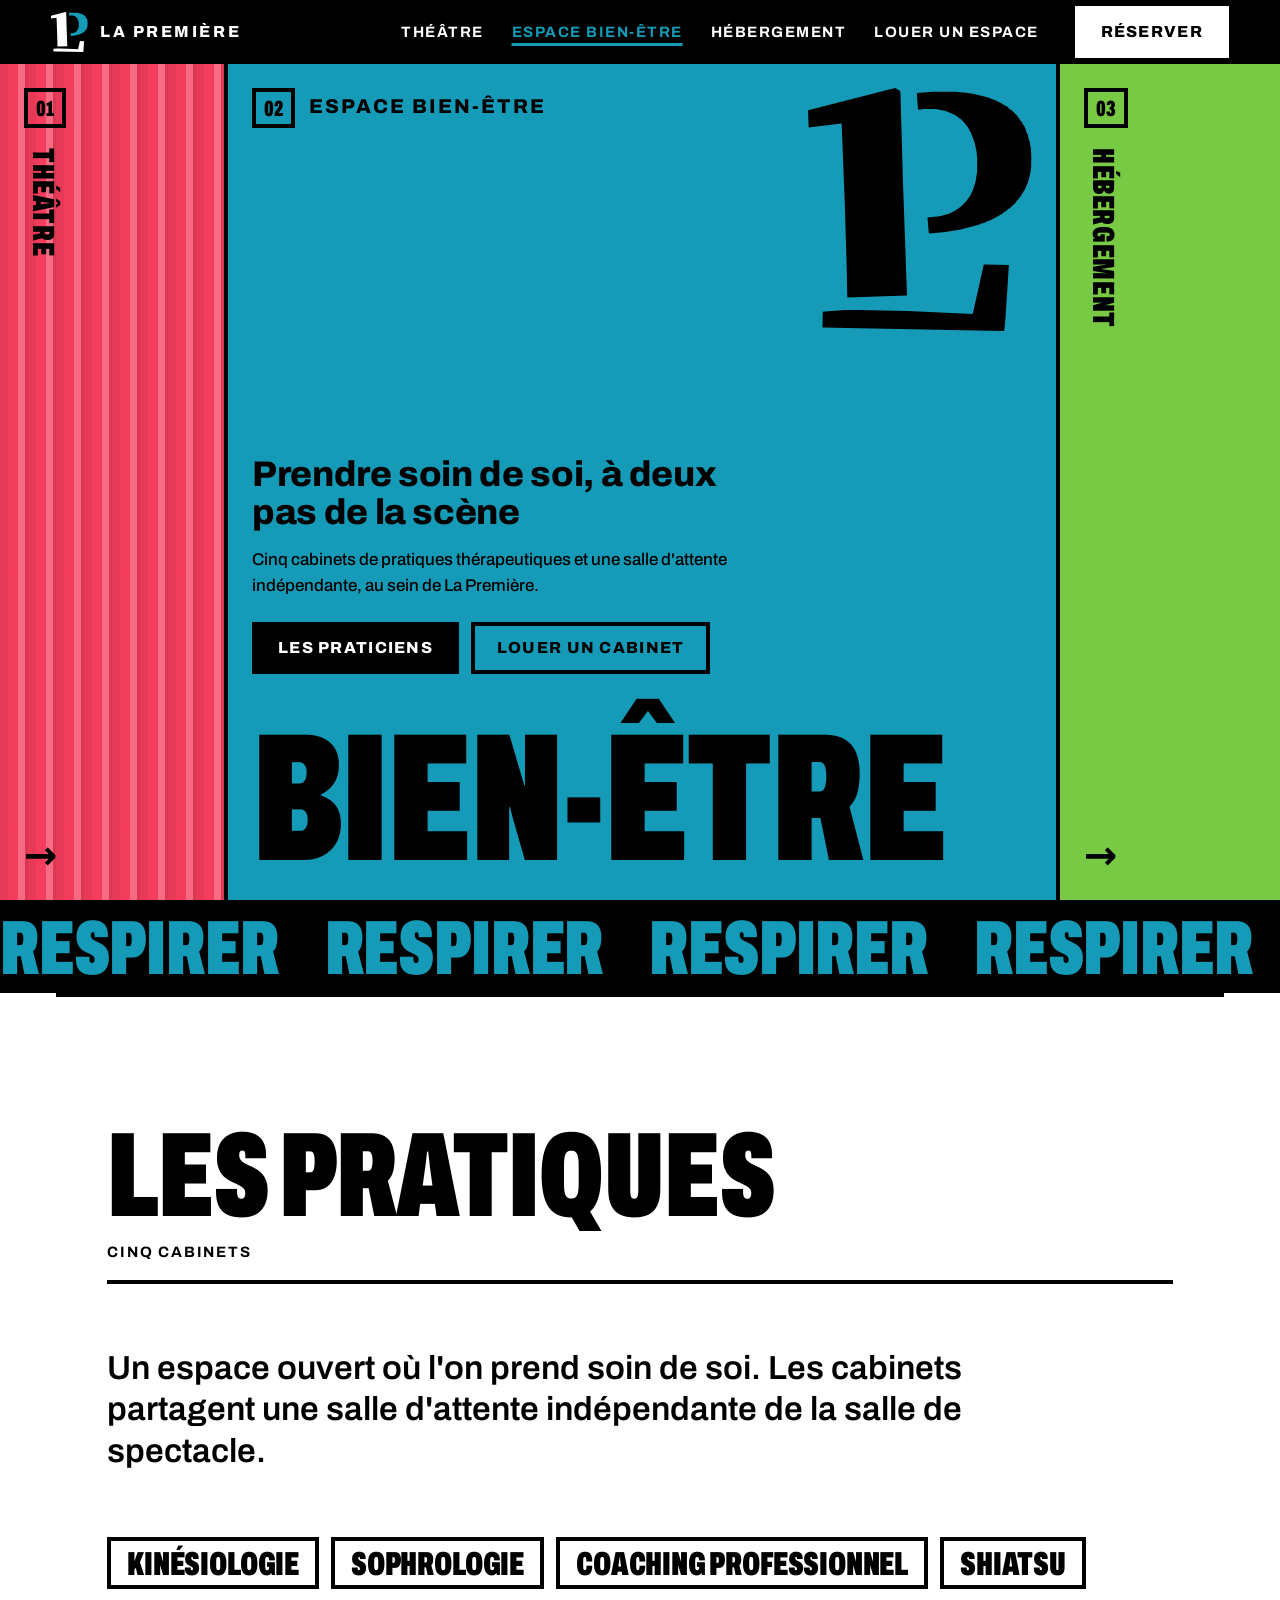
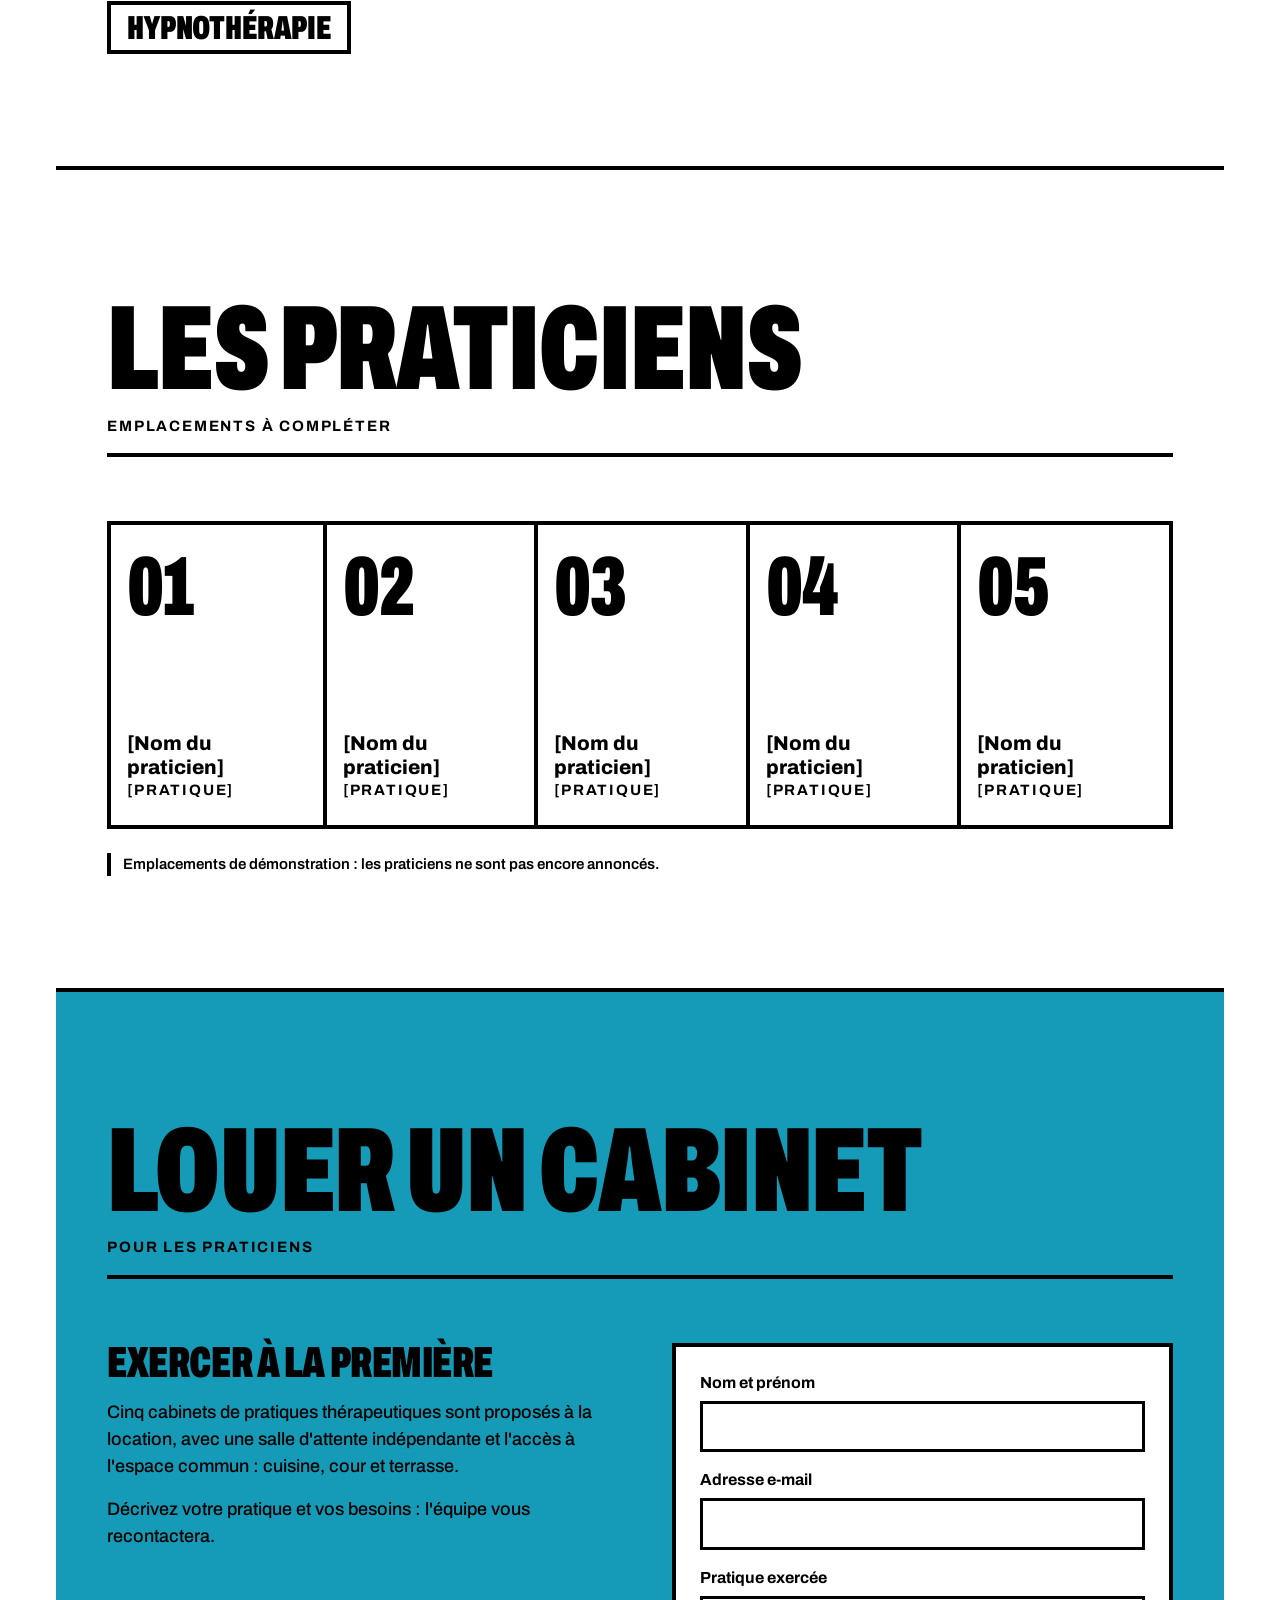
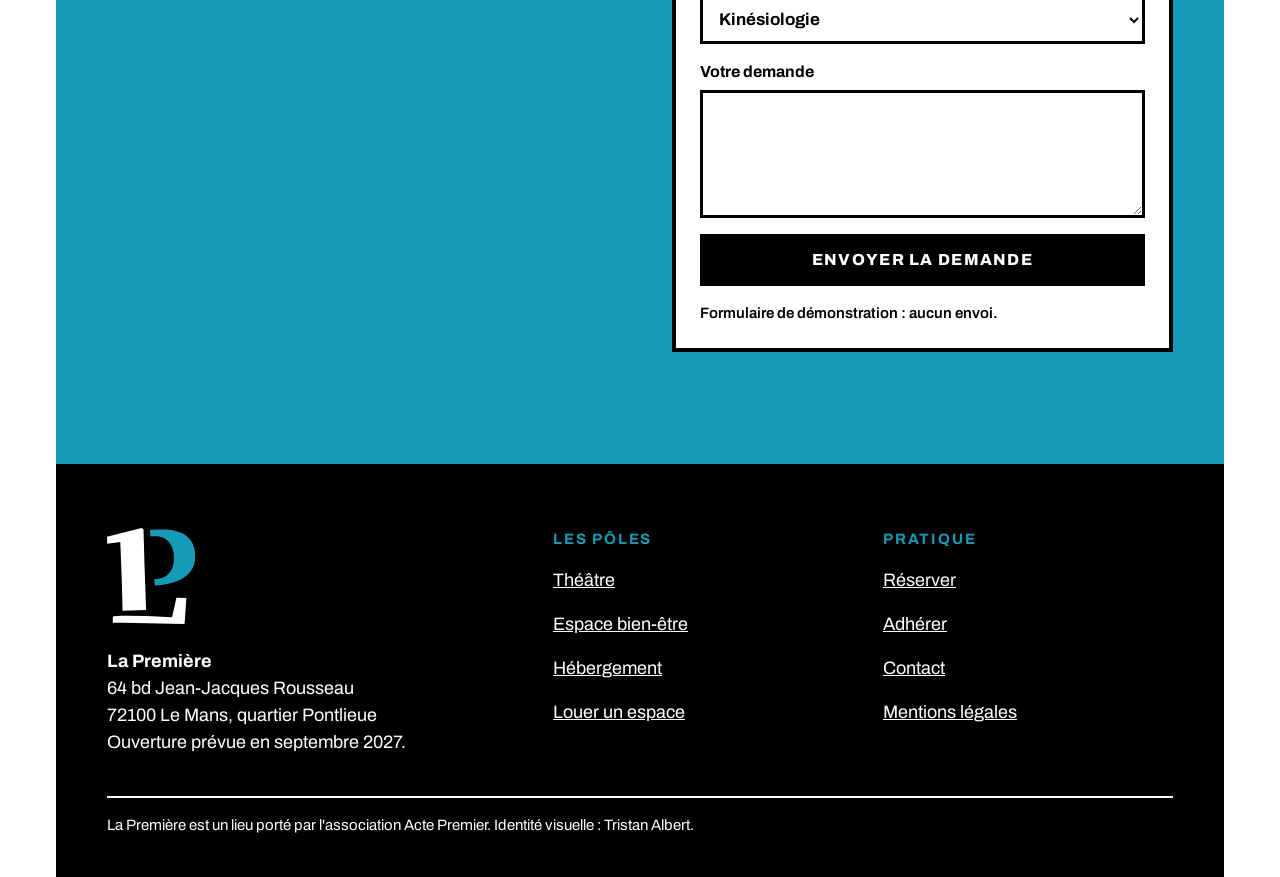
<file: c/bien-etre.html>
<!doctype html>
<html lang="fr">
<head>
<meta name="robots" content="noindex, nofollow">
  <meta charset="utf-8">
  <meta name="viewport" content="width=device-width, initial-scale=1">
  <title>Espace bien-être, La Première, Le Mans</title>
  <meta name="description" content="L'espace bien-être de La Première au Mans : cinq cabinets de pratiques thérapeutiques avec salle d'attente indépendante.">
  <link rel="preload" href="assets/fonts/archivo-variable-latin.woff2" as="font" type="font/woff2" crossorigin>
  <link rel="icon" href="assets/svg/monogramme.svg" type="image/svg+xml">
  <link rel="stylesheet" href="assets/css/style.css">
  <!-- Rideau : ici il ne joue rien, il retient seulement que la session a commencé (voir le fichier) -->
  <script src="assets/js/ouverture.js"></script>
  <script type="module" src="assets/js/main.js"></script>
</head>
<body data-pole="bleu" data-accent="bleu">
  <a class="evitement" href="#contenu">Aller au contenu</a>

  <!-- Monogramme n°2 retracé (voir NOTES.md). Trois formes colorables : le 1 (théâtre), la panse du P (bien-être), le pied du L (hébergement). -->
  <svg width="0" height="0" style="position:absolute" aria-hidden="true" focusable="false">
    <symbol id="mono" class="mono" viewBox="0 0 711 773">
      <path style="fill:var(--m1,currentColor)" d="M277 0L291 8L294 12L302 298L315 660L125 666L123 568L117 367L107 113L2 126L0 71Z"/>
      <path style="fill:var(--ml,currentColor)" d="M559 561L639 563L628 733L624 773L123 763L46 762L47 712L55 711L115 706L162 706L318 709L524 719Z"/>
      <path style="fill:var(--mp,currentColor)" d="M398 12L468 12L503 15L529 19L579 32L581 34L592 37L617 49L618 51L633 59L644 69L646 69L667 90L667 92L674 99L674 101L682 111L684 117L686 118L692 130L692 133L694 135L694 138L700 151L700 155L705 170L709 193L711 220L710 251L707 272L703 289L696 309L693 313L693 316L687 328L685 329L683 335L681 336L675 347L672 349L672 351L662 361L662 363L640 384L638 384L627 394L625 394L615 402L611 403L610 405L604 407L603 409L577 422L574 422L557 430L548 432L546 434L486 450L437 458L387 463L385 463L384 459L380 412L419 408L448 400L469 390L470 388L481 382L484 378L486 378L492 371L494 371L495 368L507 356L507 354L515 344L524 326L533 298L538 266L538 221L536 202L530 173L517 139L515 138L512 130L510 129L506 121L503 119L503 117L499 114L499 112L485 98L483 98L480 94L478 94L468 86L438 73L406 67L369 67L350 69L346 16Z"/>
    </symbol>
  </svg>

  <header class="entete">
    <a class="logo" href="index.html" aria-label="La Première, accueil">
      <svg viewBox="0 0 711 773" aria-hidden="true"><use href="#mono"/></svg>
      <span>La Première</span>
    </a>
    <nav class="nav" aria-label="Navigation principale">
      <ul>
        <li><a class="n-rose" href="index.html">Théâtre</a></li>
        <li><a class="n-bleu" href="bien-etre.html" aria-current="page">Espace bien-être</a></li>
        <li><a class="n-vert" href="index.html#hebergement">Hébergement</a></li>
        <li class="nav__louer"><a href="index.html#louer">Louer un espace</a></li>
      </ul>
    </nav>
    <a class="btn btn--blanc" href="#">Réserver</a>
  </header>

  <main id="contenu">
    <!-- Même grammaire que l'accueil : ici la bande bleue est ouverte, rose et vert en lisières -->
    <section class="portes" data-ouvert="bleu" aria-label="Les trois activités de La Première">
      <article class="porte porte--rose" data-pole="rose">
        <a class="porte__lien" href="index.html">
          <span class="porte__num">01</span>
          <span class="porte__nom">Théâtre</span>
          <span class="porte__fleche" aria-hidden="true">→</span>
        </a>
        <div class="porte__corps">
          <svg class="porte__mono" viewBox="0 0 711 773" aria-hidden="true"><use href="#mono"/></svg>
          <p class="porte__accroche">La Première, un lieu à vivre et à partager</p>
          <p class="porte__texte">La programmation et la réservation des spectacles.</p>
          <div class="porte__actions" aria-hidden="true"><span class="btn">Entrer →</span></div>
          <p class="porte__titre gros" data-lettres aria-hidden="true">Théâtre</p>
        </div>
      </article>

      <article class="porte porte--bleu est-ouverte" data-pole="bleu">
        <a class="porte__lien" href="#praticiens">
          <span class="porte__num">02</span>
          <span class="porte__nom">Espace bien-être</span>
          <span class="porte__fleche" aria-hidden="true">→</span>
        </a>
        <div class="porte__corps">
          <svg class="porte__mono" viewBox="0 0 711 773" aria-hidden="true"><use href="#mono"/></svg>
          <h1 class="porte__accroche">Prendre soin de soi, à deux pas de la scène</h1>
          <p class="porte__texte">Cinq cabinets de pratiques thérapeutiques et une salle d'attente indépendante, au sein de La Première.</p>
          <div class="porte__actions">
            <a class="btn" href="#praticiens">Les praticiens</a>
            <a class="btn btn--creux" href="#cabinet">Louer un cabinet</a>
          </div>
          <p class="porte__titre gros" data-lettres aria-hidden="true">Bien-être</p>
        </div>
      </article>

      <article class="porte porte--vert" data-pole="vert">
        <a class="porte__lien" href="index.html#hebergement">
          <span class="porte__num">03</span>
          <span class="porte__nom">Hébergement</span>
          <span class="porte__fleche" aria-hidden="true">→</span>
        </a>
        <div class="porte__corps">
          <svg class="porte__mono" viewBox="0 0 711 773" aria-hidden="true"><use href="#mono"/></svg>
          <p class="porte__accroche">Rester sur place</p>
          <p class="porte__texte">Un logement meublé de 80 m² avec trois chambres, au cœur du lieu.</p>
          <div class="porte__actions" aria-hidden="true"><span class="btn">Découvrir →</span></div>
          <p class="porte__titre gros" data-lettres aria-hidden="true">Hébergement</p>
        </div>
      </article>
    </section>

    <div class="bandeau" aria-hidden="true">
      <div class="bandeau__piste gros">
        <span>Respirer</span><span>Respirer</span><span>Respirer</span><span>Respirer</span><span>Respirer</span><span>Respirer</span><span>Respirer</span><span>Respirer</span><span>Respirer</span><span>Respirer</span><span>Respirer</span><span>Respirer</span>
      </div>
    </div>

    <nav aria-label="Autres pôles">
      <a class="lisiere lisiere--rose" href="index.html">01 Théâtre</a>
      <a class="lisiere lisiere--vert" href="index.html#hebergement">03 Hébergement</a>
    </nav>

    <div class="page">
      <section class="section" id="pratiques" aria-labelledby="t-pratiques">
        <div class="section__tete">
          <h2 class="etire" id="t-pratiques">Les pratiques</h2>
          <p class="meta">Cinq cabinets</p>
        </div>
        <p class="lieu__intro">Un espace ouvert où l'on prend soin de soi. Les cabinets partagent une salle d'attente indépendante de la salle de spectacle.</p>
        <ul class="pratiques gros">
          <li>Kinésiologie</li><li>Sophrologie</li><li>Coaching professionnel</li><li>Shiatsu</li><li>Hypnothérapie</li>
        </ul>
      </section>

      <section class="section" id="praticiens" aria-labelledby="t-praticiens">
        <div class="section__tete">
          <h2 class="etire" id="t-praticiens">Les praticiens</h2>
          <p class="meta">Emplacements à compléter</p>
        </div>
        <ol class="praticiens">
          <li class="praticien">
            <span class="praticien__num gros" aria-hidden="true">01</span>
            <div><h3>[Nom du praticien]</h3><p class="meta">[Pratique]</p></div>
          </li>
          <li class="praticien">
            <span class="praticien__num gros" aria-hidden="true">02</span>
            <div><h3>[Nom du praticien]</h3><p class="meta">[Pratique]</p></div>
          </li>
          <li class="praticien">
            <span class="praticien__num gros" aria-hidden="true">03</span>
            <div><h3>[Nom du praticien]</h3><p class="meta">[Pratique]</p></div>
          </li>
          <li class="praticien">
            <span class="praticien__num gros" aria-hidden="true">04</span>
            <div><h3>[Nom du praticien]</h3><p class="meta">[Pratique]</p></div>
          </li>
          <li class="praticien">
            <span class="praticien__num gros" aria-hidden="true">05</span>
            <div><h3>[Nom du praticien]</h3><p class="meta">[Pratique]</p></div>
          </li>
        </ol>
        <p class="gabarit">Emplacements de démonstration : les praticiens ne sont pas encore annoncés.</p>
      </section>

      <section class="section section--dom" id="cabinet" aria-labelledby="t-cabinet">
        <div class="section__tete">
          <h2 class="etire" id="t-cabinet">Louer un cabinet</h2>
          <p class="meta">Pour les praticiens</p>
        </div>
        <div class="cabinet">
          <div class="cabinet__texte">
            <h3 class="gros" style="font-size:clamp(30px,3.4vw,52px)">Exercer à La Première</h3>
            <p>Cinq cabinets de pratiques thérapeutiques sont proposés à la location, avec une salle d'attente indépendante et l'accès à l'espace commun : cuisine, cour et terrasse.</p>
            <p>Décrivez votre pratique et vos besoins : l'équipe vous recontactera.</p>
          </div>
          <form class="formulaire" data-maquette novalidate>
            <label>Nom et prénom <input type="text" name="nom" autocomplete="name"></label>
            <label>Adresse e-mail <input type="email" name="email" autocomplete="email"></label>
            <label>Pratique exercée
              <select name="pratique">
                <option>Kinésiologie</option><option>Sophrologie</option><option>Coaching professionnel</option><option>Shiatsu</option><option>Hypnothérapie</option><option>Autre pratique</option>
              </select>
            </label>
            <label>Votre demande <textarea name="message" rows="4"></textarea></label>
            <button class="btn" type="submit">Envoyer la demande</button>
            <p class="formulaire__note" role="status">Formulaire de démonstration : aucun envoi.</p>
          </form>
        </div>
      </section>

      <footer class="pied">
        <div>
          <svg viewBox="0 0 711 773" aria-hidden="true"><use href="#mono"/></svg>
          <p><strong>La Première</strong><br>64 bd Jean-Jacques Rousseau<br>72100 Le Mans, quartier Pontlieue</p>
          <p>Ouverture prévue en septembre 2027.</p>
        </div>
        <div>
          <h2>Les pôles</h2>
          <ul>
            <li><a href="index.html">Théâtre</a></li>
            <li><a href="bien-etre.html">Espace bien-être</a></li>
            <li><a href="index.html#hebergement">Hébergement</a></li>
            <li><a href="index.html#louer">Louer un espace</a></li>
          </ul>
        </div>
        <div>
          <h2>Pratique</h2>
          <ul>
            <li><a href="#">Réserver</a></li>
            <li><a href="#">Adhérer</a></li>
            <li><a href="#">Contact</a></li>
            <li><a href="#">Mentions légales</a></li>
          </ul>
        </div>
        <p class="pied__mentions">La Première est un lieu porté par l'association Acte Premier. Identité visuelle : Tristan Albert.</p>
      </footer>
    </div>
  </main>
</body>
</html>
</file>
<file: a/assets/css/style.css>
/* La Première — piste A « Rideau »
   Grammaire : salle noire, faisceau, rideau de la couleur dominante, actes numérotés.
   La dominante se change avec une seule classe sur <body> (.pole-bien-etre). */

@font-face {
  font-family: "Bricolage Grotesque";
  src: url("../fonts/bricolage-grotesque-latin-var.woff2") format("woff2");
  font-weight: 200 800;
  font-stretch: 75% 100%;
  font-display: swap;
}

:root {
  /* Palette B (valeurs imposées) */
  --rose: #F43D5C;
  --bleu: #159BB8;
  --vert: #78C943;
  --noir: #000000;
  --blanc: #FFFFFF;
  --gris: #B8B8B8; /* texte secondaire sur noir uniquement (10,6:1) */

  --dominante: var(--rose);
  --gel: var(--dominante); /* teinte courante du projecteur */

  /* Espacements */
  --e-1: 0.5rem;
  --e-2: 1rem;
  --e-3: 1.5rem;
  --e-4: 2.5rem;
  --e-5: 4rem;
  --e-6: 7rem;
  --marge: clamp(1.25rem, 4vw, 4rem);
  --nav-h: 4rem;

  --police: "Bricolage Grotesque", "Arial Narrow", Arial, sans-serif;
  --courbe: cubic-bezier(0.2, 0.7, 0.1, 1);
  --tempo: 1; /* multiplicateur de durée : ralenti sur la page bien-être */
}

.pole-bien-etre {
  --dominante: var(--bleu);
  --tempo: 2.2;
}

*, *::before, *::after { box-sizing: border-box; }

html { scroll-behavior: smooth; scroll-padding-top: var(--nav-h); }

body {
  margin: 0;
  background: var(--noir);
  color: var(--blanc);
  font-family: var(--police);
  font-size: 1.125rem;
  line-height: 1.5;
  font-optical-sizing: auto;
  -webkit-font-smoothing: antialiased;
  overflow-x: clip;
}

h1, h2, h3, p, ol, ul, dl, dd { margin: 0; }
ol, ul { padding: 0; list-style: none; }
a { color: inherit; }
svg { display: block; }

:focus-visible {
  outline: 3px solid var(--blanc);
  outline-offset: 3px;
  box-shadow: 0 0 0 6px var(--noir);
}

.sr-only {
  position: absolute; width: 1px; height: 1px; overflow: hidden;
  clip-path: inset(50%); white-space: nowrap;
}

.evitement {
  position: fixed; top: 0; left: 0; z-index: 100;
  padding: var(--e-2) var(--e-3); background: var(--blanc); color: var(--noir);
  transform: translateY(-120%);
}
.evitement:focus { transform: none; }

/* Monogramme : trois tracés, colorables séparément (option A du graphiste) */
.mono { fill: currentColor; }
.mono-un { fill: var(--m-un, currentColor); }
.mono-boucle { fill: var(--m-boucle, currentColor); }
.mono-socle { fill: var(--m-socle, currentColor); }
.mono path { transition: fill 0.4s; }

/* ---------- Boutons ---------- */
.btn {
  display: inline-flex; align-items: center; justify-content: center; gap: 0.6em;
  min-height: 3rem; padding: 0.5rem 1.4rem;
  border: 2px solid var(--dominante); border-radius: 0;
  background: var(--dominante); color: var(--noir); /* noir sur rose 5,67 / sur bleu 6,41 */
  font: inherit; font-weight: 800; font-stretch: 85%; font-size: 1.125rem;
  letter-spacing: 0.04em; text-transform: uppercase; text-decoration: none;
  cursor: pointer;
  transition: background 0.25s, color 0.25s, border-color 0.25s;
}
.btn:hover { background: var(--blanc); border-color: var(--blanc); }
.btn--contour { background: transparent; color: var(--blanc); border-color: var(--blanc); }
.btn--contour:hover { background: var(--blanc); color: var(--noir); }
.btn--noir { background: var(--noir); color: var(--blanc); border-color: var(--noir); }
.btn--noir:hover { background: var(--blanc); color: var(--noir); border-color: var(--noir); }

/* ---------- Navigation ---------- */
.nav {
  position: fixed; inset: 0 0 auto 0; z-index: 50;
  display: flex; align-items: center; gap: var(--e-3);
  height: var(--nav-h); padding: 0 var(--marge);
  background: var(--noir); border-bottom: 1px solid #2a2a2a;
}
.nav__logo {
  display: flex; align-items: center; gap: 0.75rem; min-height: 2.75rem;
  font-weight: 800; font-stretch: 85%; letter-spacing: 0.14em; text-transform: uppercase;
  text-decoration: none; margin-right: auto; min-width: 2.75rem;
}
.nav__logo svg { width: 1.9rem; height: auto; }
.nav__liens { display: flex; gap: var(--e-1); }
.nav__liens a {
  display: inline-flex; align-items: center; min-height: 2.75rem; padding: 0 0.75rem;
  text-decoration: none; font-weight: 600; font-size: 1rem;
}
.nav__liens a:hover, .nav__liens a[aria-current] { color: var(--dominante); }
.nav .btn { min-height: 2.75rem; }
.nav__menu { display: none; }

@media (max-width: 860px) {
  .nav { gap: var(--e-1); }
  .nav__logo span { display: none; }
  .nav__menu {
    display: inline-flex; align-items: center; min-height: 2.75rem; min-width: 2.75rem;
    padding: 0 0.75rem; background: none; border: 2px solid var(--blanc); color: var(--blanc);
    font: inherit; font-weight: 800; font-stretch: 85%; text-transform: uppercase; letter-spacing: 0.04em;
  }
  /* Sans JS, les liens restent accessibles dans le pied de page */
  .nav__liens { display: none; }
  .nav.is-ouverte .nav__liens {
    display: flex; flex-direction: column; gap: 0;
    position: fixed; inset: var(--nav-h) 0 0 0; padding: var(--e-4) var(--marge);
    background: var(--noir); overflow-y: auto;
  }
  .nav.is-ouverte .nav__liens a {
    min-height: 4.5rem; padding: 0; border-bottom: 1px solid #2a2a2a;
    font-size: 2.25rem; font-weight: 800; font-stretch: 75%; text-transform: uppercase;
  }
}

/* ---------- La salle (héros) ---------- */
.salle { position: relative; }
.salle__scene {
  position: relative; height: 100vh; height: 100svh; min-height: 34rem;
  overflow: hidden; background: var(--noir);
}

/* Mode scénique : la section devient une longue piste, la scène reste épinglée */
.scenique .salle { height: calc(100svh * (2.6 + 0.5 * var(--tempo))); }
.scenique .salle__scene { position: sticky; top: 0; }

.rideau { position: absolute; inset: 0; }
.rideau__pan {
  position: absolute; top: 0; bottom: 0; width: 50%; overflow: hidden;
  /* plis du rideau : dégradés générés, aucune image */
  background:
    repeating-linear-gradient(90deg, rgba(0,0,0,0) 0, rgba(0,0,0,0.09) 2.2vw, rgba(0,0,0,0) 4.6vw, rgba(255,255,255,0.07) 6vw, rgba(0,0,0,0) 7.4vw),
    linear-gradient(180deg, rgba(0,0,0,0) 70%, rgba(0,0,0,0.12)),
    var(--dominante);
  will-change: transform;
}
.rideau__pan--g { left: 0; }
.rideau__pan--d { right: 0; }
/* Chaque pan porte le titre entier, large comme la scène : la fente du rideau le coupe en deux */
.rideau__titre {
  position: absolute; top: 0; bottom: 0; left: 0; width: 100vw;
  display: flex; align-items: center; padding-top: var(--nav-h); padding-bottom: var(--bande);
}
.rideau__pan--d .rideau__titre { left: auto; right: 0; }

/* Cadre de scène : la navigation en haut, le cartel en bande au pied du rideau (--bande), le titre entre les deux.
   --corps      : corps du titre réglé sur la largeur (un par page, selon la longueur du mot le plus long) ;
   --interligne : assez ouvert pour qu'un accent de capitale (È, Ê) tienne entre deux lignes sans toucher celle du dessus ;
   --lignes     : nombre de lignes du titre ; --haut : marge au-dessus du titre quand il est calé en haut (mobile). */
.salle__scene { --bande: 7.5rem; --corps: 30.5vw; --interligne: 0.86; --lignes: 2; --haut: 0px; }
.pole-bien-etre .salle__scene { --corps: 27vw; }

.titre-geant {
  width: 100%; margin-left: -0.04em;
  color: var(--noir);
  /* Le corps ne dépasse jamais ce que la hauteur du cadre permet (fenêtres larges et basses, petits téléphones) :
     hauteur d'encre = (lignes - 1) interlignes + une capitale (0,66), plus 0,14 d'air en haut et en bas. */
  font-size: min(var(--corps), calc((max(100svh, 34rem) - var(--nav-h) - var(--haut) - var(--bande)) / ((var(--lignes) - 1) * var(--interligne) + 0.94)));
  line-height: var(--interligne); font-weight: 800; font-stretch: 75%;
  letter-spacing: -0.035em; text-transform: uppercase; white-space: nowrap;
}
@supports not (height: 100svh) { .titre-geant { font-size: var(--corps); } }
.titre-geant span { display: block; }
.titre-geant span span { display: inline; }

/* Le plateau, derrière le rideau : monogramme qui grossit jusqu'à inonder l'écran */
.plateau {
  position: absolute; inset: 0; display: none; place-items: center;
  background: var(--noir); color: var(--blanc);
}
.scenique .plateau { display: grid; }
.plateau__mono {
  width: min(34vmin, 20rem); height: auto;
  transform-origin: 30% 50%; /* un point au coeur du fût du « 1 » */
  --m-un: var(--dominante);
}
.pole-bien-etre .plateau__mono {
  transform-origin: 88% 28.5%; /* au plus épais de la boucle du P */
  --m-un: currentColor; --m-boucle: var(--dominante);
}
.plateau__inondation { position: absolute; inset: 0; background: var(--dominante); opacity: 0; }

/* Conduite lumière (classe « conduite » sur <html>, posée avant la première image, jamais en mouvement réduit).
   Sans elle : rideau éclairé, titre entier. La position et la taille du faisceau (--bx, --by, --brx, --bry)
   sont écrites par salle.js sur .salle__scene. */
.salle__scene { --bx: 50%; --by: 50%; --brx: 1px; --bry: 1px; --lampe: 255, 206, 150; --gelatine: 255, 190, 205; }
.pole-bien-etre .salle__scene { --lampe: 255, 236, 205; --gelatine: 190, 235, 255; }
.noir, .faisceau, .poussiere { position: absolute; inset: 0; width: 100%; height: 100%; display: none; pointer-events: none; }
.conduite .noir, .conduite .faisceau, .conduite .poussiere { display: block; }
/* Le noir de salle : un voile percé à l'endroit du faisceau (ou de la rampe pendant les trois coups) */
.noir {
  background: radial-gradient(var(--brx) var(--bry) at var(--bx) var(--by),
    rgba(0,0,0,0) 0, rgba(0,0,0,0.05) 45%, rgba(0,0,0,0.7) 78%, rgba(0,0,0,0.965) 100%);
}
/* La lumière elle-même : en mode « overlay » elle réchauffe le rideau sans jamais éclaircir le noir des lettres */
.faisceau {
  --chaud: 1; opacity: 0; mix-blend-mode: overlay;
  background:
    radial-gradient(var(--brx) var(--bry) at var(--bx) var(--by), rgba(var(--lampe), calc(0.95 * var(--chaud))) 0, rgba(var(--lampe), 0) 72%),
    radial-gradient(var(--brx) var(--bry) at var(--bx) var(--by), rgba(var(--gelatine), calc(0.7 - 0.5 * var(--chaud))) 0, rgba(var(--gelatine), 0) 80%);
}
/* Les lettres du titre (découpées par salle.js) s'installent quand la lumière les atteint */
.titre-geant .lettre { display: inline-block; }
.conduite .titre-geant .lettre { opacity: 0; transform: translateY(0.07em); transition: opacity 0.45s ease-out, transform 0.8s var(--courbe); }
.conduite .titre-geant .lettre.est-eclairee { opacity: 1; transform: none; }
.rideau__pan--g { transform-origin: 0 50%; }
.rideau__pan--d { transform-origin: 100% 50%; }

/* Le cartel est le nez de scène (« avant-scène ») : une bande noire de bord à bord au pied du rideau.
   Accroche et indice à gauche, bouton à droite. Sa hauteur est réservée par --bande : le titre ne passe jamais dessous. */
.cartel {
  position: absolute; left: 0; right: 0; bottom: 0; z-index: 2;
  display: grid; grid-template-columns: minmax(0, 1fr) auto; column-gap: var(--e-4);
  align-items: center; align-content: center;
  min-height: var(--bande); padding: var(--e-2) var(--marge);
  background: var(--noir);
}
.cartel__accroche { grid-column: 1; grid-row: 1; font-size: clamp(1.5rem, 2.4vw, 2.1rem); line-height: 1.1; font-weight: 800; font-stretch: 85%; }
.cartel__indice { grid-column: 1; grid-row: 2; margin-top: 0.25rem; color: var(--gris); font-size: 1rem; }
.cartel__actions { grid-column: 2; grid-row: 1 / span 2; display: flex; flex-wrap: wrap; gap: var(--e-2); }
.cartel .btn { min-height: 3.5rem; padding-inline: 2.2rem; }
html:not(.scenique) .cartel__indice { display: none; }

@media (max-width: 700px) {
  /* Mobile : titre calé en haut sur trois lignes, bande empilée (accroche, bouton pleine largeur, indice).
     --bande est ici une réserve (la bande n'a pas de hauteur fixe) : elle borne le corps sur les petits écrans. */
  .salle__scene { --bande: 14rem; --corps: 49vw; --lignes: 3; --haut: 1.5rem; }
  .pole-bien-etre .salle__scene { --corps: 46vw; } /* « ESPACE » : six lettres doivent tenir dans la largeur */
  .rideau__titre { align-items: flex-start; padding-top: calc(var(--nav-h) + var(--haut)); }
  .titre-geant span span { display: block; }
  .cartel { display: block; min-height: 0; padding: var(--e-3) var(--marge); }
  .cartel__actions { margin-top: var(--e-3); }
  .cartel__indice { margin-top: var(--e-2); }
  .cartel .btn { flex: 1 1 auto; min-height: 3rem; padding-inline: 1.4rem; }
}
/* Très petits téléphones : l'accroche et l'indice passent sur une ligne de plus, la réserve suit. */
@media (max-width: 374px) { .salle__scene { --bande: 17.5rem; } }

/* ---------- Actes ---------- */
.acte { position: relative; padding: var(--e-6) var(--marge); overflow: clip; /* clip et non hidden : hidden casserait les position: sticky */ }
.acte__numero {
  display: flex; align-items: center; gap: var(--e-2);
  font-weight: 800; font-stretch: 85%; letter-spacing: 0.18em; text-transform: uppercase; font-size: 1rem;
}
.acte__numero::after { content: ""; flex: 0 0 4rem; height: 2px; background: currentColor; }
.acte__titre {
  font-size: clamp(3.6rem, 15vw, 15rem); line-height: 0.82; font-weight: 800; font-stretch: 75%;
  letter-spacing: -0.03em; text-transform: uppercase; margin: var(--e-2) 0 var(--e-5) -0.04em;
  overflow: hidden; padding-top: 0.12em; /* la marge haute garde les accents des capitales */
}
.acte__titre > span { display: block; }
.scenique .acte__titre > span { transform: translateY(105%); transition: transform calc(0.9s * var(--tempo)) var(--courbe); }
.scenique .acte.est-vu .acte__titre > span { transform: none; }

.acte--dominante { background: var(--dominante); color: var(--noir); }
.acte--blanc { background: var(--blanc); color: var(--noir); }
.acte--blanc :focus-visible, .acte--dominante :focus-visible { outline-color: var(--noir); box-shadow: 0 0 0 6px var(--blanc); }

/* Emplacement de contenu réel : balisage visible */
.vide {
  display: inline-block; padding: 0 0.3em;
  border: 2px dashed currentColor; font-weight: 600;
}

/* Acte I : trois affiches collées de travers */
.affiches { display: grid; grid-template-columns: repeat(3, 1fr); gap: clamp(1rem, 3vw, 3rem); align-items: start; padding-bottom: var(--e-6); }
.affiche {
  position: relative; display: flex; flex-direction: column; gap: var(--e-2);
  min-height: clamp(26rem, 44vw, 40rem); padding: var(--e-3);
  background: var(--noir); color: var(--blanc); overflow: hidden;
  transition: transform 0.6s var(--courbe);
}
.affiche:nth-child(1) { transform: rotate(-1.6deg); }
.affiche:nth-child(2) { transform: translateY(4.5rem) rotate(1deg); }
.affiche:nth-child(3) { transform: translateY(1.5rem) rotate(-0.6deg); }
.affiche:hover, .affiche:focus-within { transform: translateY(-0.5rem) rotate(0); }
/* Cône de lumière généré : il s'ouvre au survol */
.affiche::before {
  content: ""; position: absolute; inset: -10% -40% 0 -40%; pointer-events: none;
  background: conic-gradient(from 180deg at 50% 0, rgba(0,0,0,0) -22deg, var(--dominante) 0deg, rgba(0,0,0,0) 22deg);
  opacity: 0.75; transform-origin: 50% 0; transform: scaleX(0.6);
  transition: transform 0.7s var(--courbe), opacity 0.7s;
  -webkit-mask-image: linear-gradient(#000, rgba(0,0,0,0) 85%); mask-image: linear-gradient(#000, rgba(0,0,0,0) 85%);
}
.affiche:hover::before, .affiche:focus-within::before { transform: scaleX(1.5); opacity: 1; }
.affiche > * { position: relative; }
.affiche__rang { font-size: 5rem; line-height: 0.8; font-weight: 800; font-stretch: 75%; color: var(--dominante); }
.affiche__titre { margin-top: auto; font-size: clamp(1.6rem, 2.6vw, 2.5rem); line-height: 1.15; font-weight: 800; font-stretch: 80%; }
.affiche__meta { color: var(--gris); }
.affiche .btn { align-self: flex-start; }

@media (max-width: 860px) {
  .acte { padding-top: var(--e-5); padding-bottom: var(--e-5); }
  .acte__titre { font-size: 18.5vw; margin-bottom: var(--e-4); }
  /* Mobile : une rampe d'affiches à faire glisser (défilement natif, aimanté) */
  .affiches {
    display: flex; margin: 0 calc(-1 * var(--marge)); padding: 1rem var(--marge) var(--e-4);
    overflow-x: auto; scroll-snap-type: x mandatory; scroll-padding-left: var(--marge);
  }
  .affiche { flex: 0 0 78vw; min-height: 27rem; scroll-snap-align: start; }
  .affiche:nth-child(n) { transform: none; }
  .affiche:nth-child(odd) { transform: rotate(-1deg); }
}

/* Acte II : les trois pôles, le projecteur change de gélatine */
.poles { background: var(--noir); --gel: var(--rose); --m-un: var(--rose); }
.poles[data-pole="bien-etre"] { --gel: var(--bleu); --m-un: currentColor; --m-boucle: var(--bleu); }
.poles[data-pole="hebergement"] { --gel: var(--vert); --m-un: currentColor; --m-socle: var(--vert); }
.gel {
  position: absolute; top: 0; left: 0; width: 70vmax; height: 70vmax; margin: -35vmax 0 0 -35vmax;
  border-radius: 50%; pointer-events: none; opacity: 0.42; will-change: transform;
  transform: translate(70vw, 50vh);
  background: radial-gradient(circle, var(--gel) 0, rgba(0,0,0,0) 62%);
  transition: opacity 0.5s;
}
.poles__grille { position: relative; display: grid; grid-template-columns: 1fr minmax(8rem, 17vw); gap: var(--e-4); align-items: start; }
.poles__mono { position: sticky; top: calc(var(--nav-h) + var(--e-4)); color: var(--blanc); }
.poles__mono svg { width: 100%; height: auto; }
.poles__mono p { margin-top: var(--e-2); font-weight: 800; font-stretch: 85%; letter-spacing: 0.14em; text-transform: uppercase; font-size: 1rem; line-height: 1.6; }
.poles__mono [data-libelle] { display: block; transition: color 0.4s; }
.poles[data-pole="theatre"] [data-libelle="theatre"],
.poles[data-pole="bien-etre"] [data-libelle="bien-etre"],
.poles[data-pole="hebergement"] [data-libelle="hebergement"] { color: var(--gel); }

.pole { border-top: 2px solid #3a3a3a; --c: var(--rose); }
.pole[data-pole="bien-etre"] { --c: var(--bleu); }
.pole[data-pole="hebergement"] { --c: var(--vert); }
.pole a {
  display: grid; grid-template-columns: 1fr; gap: var(--e-1);
  padding: var(--e-3) 0 var(--e-4); text-decoration: none;
}
.pole__nom {
  font-size: clamp(3rem, 11.5vw, 12rem); line-height: 0.86; font-weight: 800; font-stretch: 75%;
  letter-spacing: -0.03em; text-transform: uppercase;
  transition: color 0.4s, transform 0.7s var(--courbe);
}
.pole__texte { max-width: 34rem; color: #E0E0E0; /* reste AA même au centre du halo vert (4,9:1) */ transition: color 0.4s; }
.pole__suite { font-weight: 800; font-stretch: 85%; text-transform: uppercase; letter-spacing: 0.08em; font-size: 1rem; }
.pole__suite::after { content: " \2192"; }
.pole a:hover .pole__nom, .pole a:focus-visible .pole__nom, .pole.est-actif .pole__nom { color: var(--c); transform: translateX(1.5vw); }
.pole a:hover .pole__texte, .pole.est-actif .pole__texte { color: var(--blanc); }
.poles__louer { position: relative; margin-top: var(--e-4); padding-top: var(--e-3); border-top: 2px solid #3a3a3a; }
.lien { display: inline-flex; align-items: center; min-height: 2.75rem; font-weight: 700; text-underline-offset: 0.25em; }

@media (max-width: 860px) {
  .poles__grille { grid-template-columns: 1fr; }
  .poles__mono { order: -1; display: flex; align-items: center; gap: var(--e-3); z-index: 2; top: var(--nav-h); padding: var(--e-2) 0; background: var(--noir); }
  .poles__mono svg { width: 4.5rem; flex: none; }
  .poles__mono p { margin: 0; font-size: 0.875rem; }
  .gel { opacity: 0.5; }
}

/* Acte III : le lieu, salle allumée */
.lieu__grille { display: grid; grid-template-columns: minmax(0, 5fr) minmax(0, 7fr); gap: var(--e-5); }
.lieu__intro { position: sticky; top: calc(var(--nav-h) + var(--e-4)); align-self: start; }
.lieu__intro p { font-size: 1.3rem; max-width: 30rem; }
.lieu__intro address { margin-top: var(--e-4); padding-top: var(--e-3); border-top: 0.5rem solid var(--dominante); font-style: normal; font-weight: 700; }
.lieu__liste { counter-reset: lieu; }
.lieu__liste li {
  counter-increment: lieu; display: grid; grid-template-columns: 4rem 1fr; align-items: baseline;
  padding: var(--e-3) 0; border-top: 2px solid var(--noir);
  font-size: clamp(1.5rem, 3vw, 2.75rem); line-height: 1.08; font-weight: 800; font-stretch: 78%;
}
.lieu__liste li::before { content: counter(lieu, decimal-leading-zero); font-size: 1rem; font-stretch: 100%; letter-spacing: 0.1em; }
.lieu__liste small { display: block; margin-top: 0.4rem; font-size: 1.0625rem; line-height: 1.45; font-weight: 400; font-stretch: 100%; }
.lieu__liste li:nth-child(1) { font-size: clamp(2.4rem, 6.4vw, 6rem); line-height: 0.92; text-transform: uppercase; }
@media (max-width: 860px) {
  .lieu__grille { grid-template-columns: 1fr; gap: var(--e-4); }
  .lieu__intro { position: static; }
  .lieu__liste li { grid-template-columns: 2.75rem 1fr; }
}

/* Acte IV : adhésion */
.adhesion { background: var(--noir); }
.adhesion__grille { display: grid; grid-template-columns: auto 1fr; gap: var(--e-5); align-items: end; }
.adhesion__prix {
  font-size: clamp(11rem, 36vw, 34rem); line-height: 0.7; font-weight: 800; font-stretch: 75%;
  letter-spacing: -0.05em; color: var(--dominante); margin-left: -0.05em; white-space: nowrap;
}
.adhesion__texte { max-width: 30rem; padding-bottom: var(--e-2); }
.adhesion__texte p + p { margin-top: var(--e-2); }
.adhesion__texte .btn { margin-top: var(--e-3); }
@media (max-width: 860px) { .adhesion__grille { grid-template-columns: 1fr; gap: var(--e-4); } }

/* ---------- Page pôle : praticiens et formulaire ---------- */
.pratiques li {
  padding: 0.1em 0; border-top: 2px solid var(--noir);
  font-size: clamp(2.6rem, 9.5vw, 9.5rem); line-height: 0.98; font-weight: 800; font-stretch: 75%;
  letter-spacing: -0.03em; text-transform: uppercase;
}
.pratiques li:nth-child(even) { text-align: right; }
.pratiques__note { max-width: 36rem; margin-bottom: var(--e-4); font-size: 1.3rem; }

.praticiens { display: grid; grid-template-columns: repeat(5, 1fr); gap: var(--e-2); }
.praticien {
  display: flex; flex-direction: column; gap: var(--e-1); min-height: 21rem; padding: var(--e-3) var(--e-2);
  border: 2px solid #3a3a3a; transition: border-color 0.6s, transform calc(0.5s * var(--tempo)) var(--courbe);
}
.praticien:hover { border-color: var(--dominante); transform: translateY(-0.5rem); }
.praticien__porte { font-size: 4.5rem; line-height: 0.8; font-weight: 800; font-stretch: 75%; color: var(--dominante); margin-bottom: auto; }
.praticien h3 { font-size: 1.25rem; line-height: 1.3; }
.praticien p { color: var(--gris); font-size: 1rem; }
@media (max-width: 1000px) { .praticiens { grid-template-columns: 1fr 1fr; } .praticien:first-child { grid-column: 1 / -1; } .praticien { min-height: 14rem; } }

.demande { display: grid; grid-template-columns: minmax(0, 5fr) minmax(0, 7fr); gap: var(--e-5); }
.demande__intro p { font-size: 1.3rem; max-width: 28rem; }
.demande__intro ul { margin-top: var(--e-3); }
.demande__intro li { padding: var(--e-1) 0; border-top: 2px solid var(--noir); font-weight: 700; }
.formulaire { display: grid; grid-template-columns: 1fr 1fr; gap: var(--e-3); }
.champ { display: grid; gap: 0.35rem; }
.champ--large { grid-column: 1 / -1; }
.champ label { font-weight: 700; }
.champ input, .champ select, .champ textarea {
  width: 100%; min-height: 3rem; padding: 0.6rem 0.8rem;
  border: 2px solid var(--noir); border-radius: 0; background: var(--blanc); color: var(--noir);
  font: inherit;
}
.champ textarea { min-height: 8rem; resize: vertical; }
.formulaire__note { grid-column: 1 / -1; padding: var(--e-2); border: 2px dashed var(--noir); font-size: 1rem; }
@media (max-width: 860px) { .demande, .formulaire { grid-template-columns: 1fr; } .demande { gap: var(--e-4); } }

/* ---------- Pied de page ---------- */
.pied { padding: var(--e-5) var(--marge) var(--e-4); background: var(--noir); border-top: 0.5rem solid var(--dominante); }
.pied__grille { display: grid; grid-template-columns: 2fr 1fr 1fr; gap: var(--e-4); }
.pied__marque { display: flex; gap: var(--e-3); align-items: flex-start; }
.pied__marque svg { width: 5rem; height: auto; flex: none; }
.pied address { font-style: normal; }
.pied h2 { font-size: 1rem; letter-spacing: 0.14em; text-transform: uppercase; margin-bottom: var(--e-1); }
.pied li a { display: inline-flex; align-items: center; min-height: 2.75rem; text-underline-offset: 0.25em; }
.pied__mentions { margin-top: var(--e-4); padding-top: var(--e-3); border-top: 1px solid #3a3a3a; color: var(--gris); font-size: 1rem; }
@media (max-width: 860px) { .pied__grille { grid-template-columns: 1fr; } }

@media (prefers-reduced-motion: reduce) {
  html { scroll-behavior: auto; }
  *, *::before, *::after { transition-duration: 0.01ms !important; animation: none !important; }
}
</file>
<file: b/assets/css/style.css>
/* ==========================================================================
   La Première — piste B « L'empreinte des premières fois »
   Matière imprimée : papier grainé, encre noire, aplats en surimpression.
   Tokens en :root ; la couleur dominante se change par page (--dom).
   ========================================================================== */

@font-face { font-family: "Anton"; src: url("../fonts/anton-normal.woff2") format("woff2"); font-weight: 400; font-display: swap; }
@font-face { font-family: "Archivo"; src: url("../fonts/archivo-normal.woff2") format("woff2"); font-weight: 400 800; font-display: swap; }
@font-face { font-family: "Instrument Serif"; src: url("../fonts/instrument-serif-normal.woff2") format("woff2"); font-weight: 400; font-display: swap; }
@font-face { font-family: "Instrument Serif"; src: url("../fonts/instrument-serif-italic.woff2") format("woff2"); font-weight: 400; font-style: italic; font-display: swap; }

:root {
  /* Palette B (valeurs exactes du graphiste) */
  --rose: #F43D5C;
  --bleu: #159BB8;
  --vert: #78C943;
  --noir: #000000;
  --blanc: #FFFFFF;
  /* Dominante de la page et réglages de la « presse » */
  --dom: var(--rose);
  --decalage: 7px;                                  /* défaut de repérage */
  --frappe-duree: 520ms;
  --frappe-courbe: cubic-bezier(.3, 1.7, .5, 1);    /* rebond du tampon */
  --frappe-depart: 1.35;
  /* Typographie */
  --f-titre: "Anton", "Arial Narrow", Impact, sans-serif;
  --f-serif: "Instrument Serif", Georgia, serif;
  --f-texte: "Archivo", system-ui, sans-serif;
  /* Espacements */
  --g: clamp(16px, 4vw, 56px);
  --e1: 8px; --e2: 16px; --e3: 24px; --e4: 40px; --e5: 72px; --e6: clamp(72px, 11vw, 160px);
  --nav-h: 64px;
  /* Grain de papier procédural : tuile SVG rasterisée une seule fois par le navigateur */
  --grain: url("data:image/svg+xml,%3Csvg xmlns='http://www.w3.org/2000/svg' width='220' height='220'%3E%3Cfilter id='n'%3E%3CfeTurbulence type='fractalNoise' baseFrequency='.85' numOctaves='2' stitchTiles='stitch'/%3E%3CfeColorMatrix values='0 0 0 0 0 0 0 0 0 0 0 0 0 0 0 0 0 0 .34 -.14'/%3E%3C/filter%3E%3Crect width='100%25' height='100%25' filter='url(%23n)'/%3E%3C/svg%3E");
}

/* Page intérieure bien-être : dominante bleue, tampons plus doux, rythme plus calme */
.page-bien-etre {
  --dom: var(--bleu);
  --decalage: 2px;
  --frappe-duree: 900ms;
  --frappe-courbe: cubic-bezier(.22, 1, .36, 1);
  --frappe-depart: 1.08;
}

*, *::before, *::after { box-sizing: border-box; }
html { overflow-x: clip; scroll-behavior: smooth; -webkit-text-size-adjust: 100%; }
body {
  margin: 0;
  background: var(--blanc) var(--grain);
  color: var(--noir);
  font: 400 1.0625rem/1.55 var(--f-texte);
}
img, svg { display: block; max-width: 100%; }
/* Les <use> externes n'héritent pas du fill du fichier source : on le fixe ici. */
svg { fill: currentColor; }
a { color: inherit; }
h1, h2, h3, p, ul, ol, figure { margin: 0; padding: 0; }
ul, ol { list-style: none; }
[id] { scroll-margin-top: calc(var(--nav-h) + 16px); }

:focus-visible {
  outline: 3px solid var(--noir);
  outline-offset: 3px;
  box-shadow: 0 0 0 3px var(--blanc);
}
.sr-only { position: absolute; width: 1px; height: 1px; overflow: hidden; clip-path: inset(50%); white-space: nowrap; }
.evitement { position: absolute; left: 8px; top: -80px; z-index: 100; background: var(--noir); color: var(--blanc); padding: 12px 16px; }
.evitement:focus { top: 8px; }
.filtres { position: absolute; width: 0; height: 0; }

/* --- Matière ------------------------------------------------------------- */
/* Le filtre d'encre n'est posé que sur des éléments décoratifs (jamais sur du texte). */
.encre { filter: url(#encre); }
.surimpression { mix-blend-mode: multiply; }
.mono { width: 100%; height: auto; aspect-ratio: 711 / 773; overflow: visible; }

/* Aplat net pour le texte utile : fond plein, bord irrégulier porté par un pseudo-élément filtré */
.aplat { position: relative; isolation: isolate; padding: var(--e3); }
.aplat::before {
  content: ""; position: absolute; inset: -4px; z-index: -1;
  background: var(--aplat, var(--blanc));
  filter: url(#dechire);
}
.aplat--noir { --aplat: var(--noir); color: var(--blanc); }
.aplat--dom { --aplat: var(--dom); }

/* --- Boutons ------------------------------------------------------------- */
.btn {
  display: inline-flex; align-items: center; justify-content: center; gap: 10px;
  min-height: 48px; padding: 10px 22px;
  font: 800 1rem/1 var(--f-texte); letter-spacing: .06em; text-transform: uppercase; text-decoration: none;
  background: var(--noir); color: var(--blanc); border: 2px solid var(--noir); border-radius: 0; cursor: pointer;
  transition: transform .18s, box-shadow .18s;
}
.btn--dom { background: var(--dom); color: var(--noir); }
.btn--clair { background: var(--blanc); color: var(--noir); }
.btn:hover { transform: translate(-3px, -3px); box-shadow: 3px 3px 0 var(--noir), 6px 6px 0 var(--dom); }
.btn--dom:hover, .sombre .btn:hover { box-shadow: 3px 3px 0 var(--blanc), 6px 6px 0 var(--noir); }
.lien { font-weight: 700; text-underline-offset: 4px; text-decoration-thickness: 2px; display: inline-flex; align-items: center; min-height: 44px; }

/* --- Navigation ---------------------------------------------------------- */
.nav {
  position: sticky; top: 0; z-index: 50; height: var(--nav-h);
  display: flex; align-items: center; gap: var(--e3);
  padding: 0 var(--g); background: var(--blanc); border-bottom: 2px solid var(--noir);
}
.nav__marque { display: flex; align-items: center; gap: 12px; text-decoration: none; min-height: 44px; margin-right: auto; }
.nav__marque svg { width: 34px; }
.nav__marque b { font: 400 1.5rem/1 var(--f-titre); text-transform: uppercase; letter-spacing: .04em; }
.nav__liens { display: flex; gap: 4px; }
.nav__liens a { display: flex; align-items: center; min-height: 44px; padding: 0 12px; font-weight: 600; text-decoration: none; }
.nav__liens a:hover, .nav__liens a[aria-current] { text-decoration: underline; text-decoration-thickness: 3px; text-underline-offset: 6px; text-decoration-color: var(--dom); }
.nav__menu { display: none; }

/* --- Héros --------------------------------------------------------------- */
.hero { position: relative; overflow: hidden; padding: var(--e2) var(--g) var(--e4); }
.hero__titre { display: grid; grid-template-columns: auto 1fr; column-gap: var(--e4); align-items: end; position: relative; z-index: 1; }
.hero__gros {
  font: 400 var(--titre, 22.6vw)/.84 var(--f-titre); text-transform: uppercase; white-space: nowrap;
  padding-top: .1em; margin-left: -.02em;
}
.hero__gros--2 { grid-column: 1 / -1; }
.hero__accroche { grid-column: 1 / -1; font: italic 400 clamp(2.2rem, 5.4vw, 5.4rem)/.98 var(--f-serif); margin-top: var(--e3); max-width: 6.6em; }
.hero__meta { align-self: center; font-weight: 700; text-transform: uppercase; letter-spacing: .08em; font-size: .875rem; line-height: 1.7; max-width: 22em; }
.hero__meta span { display: block; }
.hero__mono { position: absolute; z-index: 2; right: -5vw; top: -3vw; width: 50vw; color: var(--dom); pointer-events: none; }
.hero__mono .trait { position: absolute; inset: 0; color: var(--noir); fill: none; stroke: currentColor; stroke-width: 2; transform: translate(calc(var(--decalage) * 2), calc(var(--decalage) * -1.4)); }
.hero__bas { position: relative; z-index: 3; width: min(34rem, 42vw); margin: -12vw 0 0 auto; }
.hero__bas p { margin-bottom: var(--e3); }
.hero__actions { display: flex; flex-wrap: wrap; gap: var(--e2); align-items: center; }
.tampon-rond { position: absolute; z-index: 4; width: clamp(120px, 13vw, 190px); right: 34vw; top: 3vw; transform: rotate(-13deg); color: var(--noir); }
.tampon-rond text { font: 800 13px var(--f-texte); letter-spacing: .12em; text-transform: uppercase; fill: currentColor; }
.tampon-rond .an { font: 400 46px var(--f-titre); letter-spacing: 0; }

/* Repères d'imprimeur : croix de repérage et barre de contrôle (touches bleu / vert) */
.repere { position: absolute; width: 30px; height: 30px; color: var(--noir); z-index: 3; }
.barre { position: absolute; display: flex; z-index: 3; }
.barre i { width: 18px; height: 18px; }
.barre i:nth-child(1) { background: var(--rose); } .barre i:nth-child(2) { background: var(--bleu); }
.barre i:nth-child(3) { background: var(--vert); } .barre i:nth-child(4) { background: var(--noir); }

/* Le « 1 » qui se répète et s'épuise, comme un tampon qu'on ne ré-encre pas */
.repete { display: flex; align-items: flex-end; gap: clamp(6px, 1.6vw, 26px); padding: 0 var(--g); margin-top: calc(var(--e4) * -1); position: relative; z-index: 4; pointer-events: none; }
.repete svg { flex: 0 0 auto; width: clamp(40px, 8.6vw, 124px); aspect-ratio: 711 / 773; color: var(--dom); opacity: var(--o, 1); transform: rotate(var(--r, 0deg)); }
.repete svg:nth-child(1) { --o: 1; --r: -4deg; } .repete svg:nth-child(2) { --o: .78; --r: 2deg; }
.repete svg:nth-child(3) { --o: .58; --r: -1deg; } .repete svg:nth-child(4) { --o: .42; --r: 5deg; }
.repete svg:nth-child(5) { --o: .3; --r: -3deg; } .repete svg:nth-child(6) { --o: .2; --r: 1deg; }
.repete svg:nth-child(7) { --o: .13; --r: -6deg; } .repete svg:nth-child(8) { --o: .08; --r: 3deg; }

/* --- Sections ------------------------------------------------------------ */
.section { position: relative; padding: var(--e6) var(--g); }
.section__titre { font: 400 clamp(4.2rem, 15vw, 15rem)/.86 var(--f-titre); text-transform: uppercase; padding-top: .12em; }
.section__titre em { display: block; font: italic 400 .32em/1 var(--f-serif); text-transform: none; margin-top: .25em; }
.chapo { max-width: 34rem; margin-top: var(--e3); }
.sombre { background: var(--noir); color: var(--blanc); }
.sombre :focus-visible { outline-color: var(--blanc); box-shadow: 0 0 0 3px var(--noir); }

/* --- À l'affiche : affiches collées -------------------------------------- */
.affiches { display: grid; grid-template-columns: repeat(3, minmax(0, 1fr)); align-items: start; margin-top: var(--e5); padding-bottom: var(--e4); }
.affiche {
  position: relative; isolation: isolate; aspect-ratio: 5 / 7; min-width: 0;
  padding: clamp(18px, 2.2vw, 34px); display: flex; flex-direction: column;
  transform: rotate(var(--rot)) translateY(var(--dy, 0)); transition: transform .35s cubic-bezier(.2, .9, .3, 1.2);
  cursor: crosshair; color: var(--noir);
}
.affiche:nth-child(1) { --rot: -3.2deg; --fond: var(--dom); z-index: 1; }
.affiche:nth-child(2) { --rot: 1.8deg; --dy: 34px; --fond: var(--blanc); margin: 0 -22px; z-index: 2; }
.affiche:nth-child(3) { --rot: -1.2deg; --dy: -10px; --fond: var(--noir); color: var(--blanc); z-index: 1; }
.affiche:hover, .affiche:focus-within { transform: rotate(0deg) translateY(calc(var(--dy, 0px) - 10px)); z-index: 5; }
.affiche__fond { position: absolute; inset: 0; z-index: -3; background: var(--fond); filter: url(#dechire); box-shadow: 0 0 0 2px var(--noir) inset; }
.affiche__motif { position: absolute; inset: 0; z-index: -2; overflow: hidden; }
.affiche__motif svg { position: absolute; width: 150%; max-width: none; }
.affiche:nth-child(1) .affiche__motif svg { color: var(--noir); left: -8%; top: 14%; }
.affiche:nth-child(2) .affiche__motif svg { color: var(--dom); left: -72%; top: 6%; }
.affiche:nth-child(3) .affiche__motif svg { color: var(--dom); left: -30%; top: -58%; }
.affiche__empreintes { position: absolute; inset: 0; z-index: -1; pointer-events: none; }
.affiche__no { font: 800 .875rem/1 var(--f-texte); letter-spacing: .12em; text-transform: uppercase; display: flex; justify-content: space-between; }
.affiche__carton { margin-top: auto; background: var(--blanc); color: var(--noir); border: 2px solid var(--noir); padding: var(--e2); }
.affiche__carton h3 { font: 400 clamp(1.7rem, 2.6vw, 2.6rem)/1 var(--f-titre); text-transform: uppercase; }
.affiche__carton p { font-weight: 600; margin: 6px 0 14px; }
.affiche__carton .btn { width: 100%; }
.note { font-size: .9375rem; margin-top: var(--e3); max-width: 40rem; }
.note b { background: var(--noir); color: var(--blanc); padding: 2px 8px; font-weight: 700; margin-right: 6px; }

/* Empreinte déposée au clic / au tap sur une affiche */
.depot { position: absolute; width: clamp(84px, 9vw, 130px); aspect-ratio: 1; margin: calc(clamp(84px, 9vw, 130px) / -2); color: var(--c, var(--noir)); transform: rotate(var(--r, 0deg)); filter: drop-shadow(var(--decalage) calc(var(--decalage) * -.6) 0 rgb(0 0 0 / .28)); }
.depot svg { width: 100%; height: 100%; }

/* --- Bandeau défilant (une seule fois dans la page) ----------------------- */
.bandeau { background: var(--dom); color: var(--noir); border-block: 2px solid var(--noir); overflow: hidden; transform: rotate(-1.6deg) scale(1.04); margin: var(--e5) 0; }
.bandeau__piste { display: flex; width: max-content; animation: defile 36s linear infinite; }
.bandeau__piste span { display: flex; align-items: center; gap: .22em; padding-right: .22em; font: 400 clamp(5rem, 15vw, 14rem)/1.05 var(--f-titre); text-transform: uppercase; white-space: nowrap; }
.bandeau__piste em { font: italic 400 .9em/1 var(--f-serif); text-transform: none; }
.bandeau__piste svg { width: .62em; flex: none; }
@keyframes defile { to { transform: translateX(-50%); } }

/* --- Les pôles : la presse, une passe de couleur par pôle ----------------- */
.poles { display: grid; grid-template-columns: 1fr 1fr; padding: 0 var(--g); position: relative; }
.presse { position: sticky; top: var(--nav-h); height: calc(100svh - var(--nav-h)); display: grid; place-items: center; align-content: center; gap: var(--e3); }
.presse__plaque { position: relative; width: min(58vh, 34vw); aspect-ratio: 711 / 773; }
.presse__plaque svg { position: absolute; inset: 0; width: 100%; height: 100%; overflow: visible; }
.piece .couleur { opacity: 0; transform: translate(var(--decalage), calc(var(--decalage) * -.7)); }
.piece .trait { opacity: 0; fill: none; stroke: var(--noir); stroke-width: 2.5; }
.piece--un .couleur { color: var(--rose); } .piece--boucle .couleur { color: var(--bleu); } .piece--socle .couleur { color: var(--vert); }
.presse[data-actif="theatre"] .piece--un .noir, .presse[data-actif="bien-etre"] .piece--boucle .noir, .presse[data-actif="hebergement"] .piece--socle .noir { opacity: 0; }
.presse[data-actif="theatre"] .piece--un .trait, .presse[data-actif="bien-etre"] .piece--boucle .trait, .presse[data-actif="hebergement"] .piece--socle .trait { opacity: 1; }
.presse[data-actif="theatre"] .piece--un .couleur, .presse[data-actif="bien-etre"] .piece--boucle .couleur, .presse[data-actif="hebergement"] .piece--socle .couleur { opacity: 1; animation: frappe-passe var(--frappe-duree) var(--frappe-courbe) both; }
.presse__passes { display: flex; gap: var(--e3); font: 700 .8125rem/1 var(--f-texte); letter-spacing: .1em; text-transform: uppercase; }
.presse__passes li { display: flex; align-items: center; gap: 8px; opacity: .45; }
.presse__passes i { width: 14px; height: 14px; border: 2px solid var(--noir); }
.presse[data-actif="theatre"] li:nth-child(1), .presse[data-actif="bien-etre"] li:nth-child(2), .presse[data-actif="hebergement"] li:nth-child(3) { opacity: 1; }
.presse[data-actif="theatre"] li:nth-child(1) i { background: var(--rose); } .presse[data-actif="bien-etre"] li:nth-child(2) i { background: var(--bleu); } .presse[data-actif="hebergement"] li:nth-child(3) i { background: var(--vert); }
.presse .repere:nth-of-type(1) { left: 0; top: 24px; } .presse .repere:nth-of-type(2) { right: 24px; bottom: 24px; }
@keyframes frappe-passe {
  from { opacity: 0; transform: translate(0, 0) scale(var(--frappe-depart)); }
  to { opacity: 1; transform: translate(var(--decalage), calc(var(--decalage) * -.7)) scale(1); }
}
.pole { min-height: 86svh; display: flex; flex-direction: column; justify-content: center; align-items: flex-start; padding: var(--e5) 0 var(--e5) var(--e4); }
.pole__no { font: 800 .875rem/1 var(--f-texte); letter-spacing: .12em; text-transform: uppercase; margin-bottom: var(--e2); }
.pole__titre { font: 400 clamp(3.4rem, 8.4vw, 8.6rem)/1.18 var(--f-titre); text-transform: uppercase; padding: .1em .12em .02em; margin-left: -.12em; background: var(--c); color: var(--noir); transform: rotate(-1.5deg); }
.pole__texte { margin: var(--e3) 0; max-width: 31rem; font-size: 1.125rem; }
.pole--theatre { --c: var(--rose); } .pole--bien-etre { --c: var(--bleu); } .pole--hebergement { --c: var(--vert); }
.pole--louer { min-height: 0; padding-bottom: var(--e6); border-top: 2px solid var(--noir); }
.pole--louer .lien { font-size: 1.25rem; }
.pole__actions { display: flex; flex-wrap: wrap; gap: var(--e2); align-items: center; }

/* --- Le lieu -------------------------------------------------------------- */
.lieu__liste { margin-top: var(--e5); border-top: 2px solid var(--blanc); counter-reset: lieu; }
.lieu__liste li { counter-increment: lieu; display: grid; grid-template-columns: clamp(64px, 9vw, 150px) 1fr auto; align-items: center; gap: var(--e3); padding: var(--e3) 0; border-bottom: 2px solid var(--blanc); }
.lieu__liste li::before { content: counter(lieu, decimal-leading-zero); font: 400 clamp(2.6rem, 6vw, 5.6rem)/1 var(--f-titre); color: var(--dom); }
.lieu__liste b { display: block; font: 400 clamp(1.5rem, 3.4vw, 3.2rem)/1.05 var(--f-titre); text-transform: uppercase; letter-spacing: .01em; }
.lieu__liste span { display: block; margin-top: 6px; }
.lieu__liste svg { width: clamp(30px, 4vw, 54px); aspect-ratio: 711 / 773; color: var(--dom); transform: rotate(var(--r, -8deg)); }
.lieu__liste li:nth-child(even) svg { --r: 7deg; }

/* --- Adhésion ------------------------------------------------------------- */
.adhesion { display: grid; grid-template-columns: 1.1fr .9fr; gap: var(--e5); align-items: center; }
.carte { transform: rotate(-2deg); padding: clamp(24px, 4vw, 56px); max-width: 38rem; justify-self: center; width: 100%; }
.carte__ligne { display: flex; justify-content: space-between; font: 800 .875rem/1 var(--f-texte); letter-spacing: .12em; text-transform: uppercase; }
.carte__prix { font: 400 clamp(7rem, 17vw, 15rem)/.9 var(--f-titre); padding-top: .1em; }
.carte p { font-weight: 600; margin-bottom: var(--e3); max-width: 24rem; }
.carte .depot-fixe { position: absolute; right: -28px; top: -44px; width: clamp(96px, 11vw, 150px); color: var(--noir); transform: rotate(14deg); }
.adhesion h2 { font: 400 clamp(3.2rem, 8vw, 8rem)/.9 var(--f-titre); text-transform: uppercase; padding-top: .12em; }
.adhesion h2 em { display: block; font: italic 400 .42em/1.05 var(--f-serif); text-transform: none; margin-top: .3em; }

/* --- Pied de page --------------------------------------------------------- */
.pied { position: relative; overflow: hidden; padding: var(--e5) var(--g) var(--e4); }
.pied__grille { display: grid; grid-template-columns: 1.4fr 1fr 1fr; gap: var(--e4); position: relative; z-index: 1; }
.pied__nom { font: 400 clamp(3rem, 7vw, 6.4rem)/.9 var(--f-titre); text-transform: uppercase; padding-top: .12em; margin-bottom: var(--e2); }
.pied h3 { font: 800 .875rem/1 var(--f-texte); letter-spacing: .12em; text-transform: uppercase; color: var(--dom); margin-bottom: var(--e1); }
.pied li a { display: inline-flex; align-items: center; min-height: 44px; }
.pied address { font-style: normal; }
.pied__mentions { position: relative; z-index: 1; margin-top: var(--e5); padding-top: var(--e2); border-top: 2px solid var(--blanc); font-size: .9375rem; display: flex; flex-wrap: wrap; gap: 4px var(--e3); align-items: center; }
.pied__mono { position: absolute; right: -6vw; bottom: -14vw; width: 44vw; color: var(--dom); fill: none; stroke: currentColor; stroke-width: 3; pointer-events: none; }

/* --- Page bien-être ------------------------------------------------------- */
.hero--pole .hero__gros { --titre: 17.6vw; line-height: 1.12; padding-top: 0; }
.hero--pole .hero__mono { color: var(--noir); width: 29vw; right: 2vw; top: 2vw; }
.hero--pole .hero__mono .accent { position: absolute; inset: 0; color: var(--dom); transform: translate(var(--decalage), calc(var(--decalage) * -1)); }
.fil { font-weight: 700; font-size: .875rem; letter-spacing: .08em; text-transform: uppercase; }
.fil a { display: inline-flex; min-height: 44px; align-items: center; }
.pratiques { display: flex; flex-wrap: wrap; gap: 0 .35em; margin-top: var(--e5); font: 400 clamp(2.6rem, 8.6vw, 8.4rem)/1 var(--f-titre); text-transform: uppercase; }
.pratiques li { display: flex; align-items: center; gap: .35em; padding-top: .1em; }
.pratiques li:nth-child(even) { font: italic 400 1em/1 var(--f-serif); text-transform: none; }
.pratiques svg { width: .5em; aspect-ratio: 711 / 773; color: var(--dom); flex: none; }
.praticiens { display: grid; grid-template-columns: repeat(5, 1fr); gap: var(--e3); margin-top: var(--e5); }
.praticien { position: relative; isolation: isolate; padding: var(--e3) var(--e2); min-height: 21rem; display: flex; flex-direction: column; border: 2px solid var(--noir); background: var(--blanc); }
.praticien:nth-child(odd) { transform: rotate(-.8deg); } .praticien:nth-child(even) { transform: rotate(.7deg) translateY(18px); }
.praticien__no { font: 400 4.6rem/1 var(--f-titre); color: var(--noir); }
.praticien svg { position: absolute; z-index: -1; right: 8px; top: 10px; width: 46%; aspect-ratio: 711 / 773; color: var(--dom); }
.praticien h3 { font: 400 1.6rem/1.05 var(--f-titre); text-transform: uppercase; margin-top: auto; overflow-wrap: anywhere; }
.praticien p { font-weight: 600; }
.demande { display: grid; grid-template-columns: 1fr 1fr; gap: var(--e5); align-items: start; }
.formulaire { display: grid; gap: var(--e2); padding: clamp(20px, 3vw, 40px); }
.champ label { display: block; font-weight: 700; margin-bottom: 6px; }
.champ input, .champ select, .champ textarea { width: 100%; min-height: 48px; padding: 10px 12px; font: inherit; color: var(--noir); background: var(--blanc); border: 2px solid var(--noir); border-radius: 0; }
.champ textarea { min-height: 120px; resize: vertical; }
.formulaire__etat { font-weight: 700; min-height: 1.6em; }

/* --- Empreintes déposées au défilement ------------------------------------
   État caché uniquement si le JS tourne (.js) et si l'animation est acceptée :
   sans JS ou en mouvement réduit, tout est imprimé d'emblée. */
@media (prefers-reduced-motion: no-preference) {
  .js [data-empreinte] { opacity: 0; }
  .js [data-empreinte].est-imprime { animation: frappe var(--frappe-duree) var(--frappe-courbe) var(--d, 0ms) both; }
  .depot { animation: frappe var(--frappe-duree) var(--frappe-courbe) both; }
  .js .hero__mono .trait { transition: transform 1.1s cubic-bezier(.2, .8, .2, 1) .25s; }
  .js .hero__mono:not(.est-cale) .trait { transform: none; }
}
@keyframes frappe {
  from { opacity: 0; scale: var(--frappe-depart); }
  55% { opacity: var(--o, 1); }
  to { opacity: var(--o, 1); scale: 1; }
}
.trace { position: fixed; inset: 0; z-index: 40; pointer-events: none; width: 100%; height: 100%; }

@media (prefers-reduced-motion: reduce) {
  html { scroll-behavior: auto; }
  *, *::before, *::after { animation: none !important; transition: none !important; }
  .bandeau__piste { transform: translateX(-4%); }
}

/* --- Mobile (conçu pour 390 px) ------------------------------------------- */
@media (max-width: 900px) {
  :root { --nav-h: 60px; --decalage: 4px; }
  .page-bien-etre { --decalage: 1.5px; }
  .nav { gap: var(--e1); }
  .nav__marque b { font-size: 1.25rem; }
  .nav__marque svg { width: 28px; }
  .nav .btn { padding: 8px 14px; min-height: 44px; font-size: .875rem; }
  .js .nav__menu { display: inline-flex; align-items: center; justify-content: center; width: 44px; height: 44px; background: none; border: 2px solid var(--noir); padding: 0; cursor: pointer; flex-direction: column; gap: 5px; }
  .nav__menu i { width: 20px; height: 2px; background: var(--noir); }
  .nav__liens { position: absolute; left: 0; right: 0; top: var(--nav-h); flex-direction: column; gap: 0; background: var(--blanc); border-bottom: 2px solid var(--noir); padding: var(--e1) var(--g) var(--e2); }
  .nav__liens a { min-height: 52px; font: 400 1.75rem/1 var(--f-titre); text-transform: uppercase; border-bottom: 1px solid var(--noir); }
  .nav__liens { display: none; }
  .nav__liens.est-ouvert { display: flex; }

  .hero { padding-bottom: var(--e3); }
  .hero__gros { --titre: 23.4vw; }
  .hero__titre { column-gap: var(--e2); }
  .hero__meta { font-size: .75rem; letter-spacing: .06em; align-self: end; padding-bottom: 10px; }
  .hero__accroche { margin-top: var(--e2); font-size: 2.5rem; max-width: none; }
  .hero__mono { width: 96vw; right: -34vw; top: 18vw; }
  .hero__bas { width: auto; margin: var(--e3) 0 0; padding: var(--e2); }
  .hero__actions .btn { flex: 1 1 100%; }
  .tampon-rond { width: 92px; right: 6px; top: 6px; }
  .repete { margin-top: 0; }
  .hero--pole .hero__gros { --titre: 19.4vw; }
  .hero--pole .hero__mono { width: 21vw; right: 10px; top: 9vw; }

  .affiches { grid-template-columns: 1fr; gap: 0; }
  .affiche { min-height: 0; aspect-ratio: 5 / 6.4; }
  .affiche:nth-child(2) { margin: -34px 0 0 10px; --dy: 0px; }
  .affiche:nth-child(3) { margin: -30px 6px 0 -4px; --dy: 0px; }

  .poles { grid-template-columns: 1fr; }
  .presse { z-index: 3; height: 37svh; background: var(--blanc) var(--grain); border-bottom: 2px solid var(--noir); margin: 0 calc(var(--g) * -1); gap: var(--e1); padding: var(--e1) 0; }
  .presse__plaque { width: auto; height: calc(37svh - 62px); }
  .presse__passes { gap: var(--e2); font-size: .6875rem; }
  .presse .repere { display: none; }
  .pole { min-height: 60svh; padding: var(--e4) 0; }

  .lieu__liste li { grid-template-columns: 52px 1fr 30px; gap: var(--e2); padding: var(--e2) 0; }
  .adhesion { grid-template-columns: 1fr; }
  .carte .depot-fixe { right: -8px; }
  .pied__grille { grid-template-columns: 1fr; }
  .pied__mono { width: 80vw; right: -24vw; bottom: -20vw; opacity: .5; }

  .praticiens { grid-template-columns: 1fr 1fr; gap: var(--e2); }
  .praticien { min-height: 15rem; }
  .praticien:nth-child(5) { grid-column: 1 / -1; }
  .demande { grid-template-columns: 1fr; }
}
</file>
<file: c/assets/css/style.css>
/* La Première, piste C « Trois portes ».
   Une seule idée : trois aplats qui se disputent l'écran. La couleur est la navigation. */

@font-face {
  font-family: "Archivo";
  src: url("../fonts/archivo-variable-latin.woff2") format("woff2");
  font-weight: 100 900;
  font-stretch: 62% 125%;
  font-display: swap;
}

/* ---------- Tokens ---------- */
:root {
  /* Plis du rideau : les SEULES teintes hors palette B (à valider par Tristan Albert, voir NOTES.md).
     Refus ? Remplacer ces deux valeurs par des aplats de la palette, ou par var(--rose) pour un pan uni. */
  --pli-clair: color-mix(in srgb, var(--rose), var(--blanc) 24%);
  --pli-sombre: color-mix(in srgb, var(--rose), var(--noir) 10%);
  /* Demi-ton déduit du pli sombre (rose + 5 % de noir) : il suit la variable ci-dessus */
  --pli-ombre: color-mix(in srgb, var(--rose), var(--pli-sombre));

  --rose: #F43D5C;
  --bleu: #159BB8;
  --vert: #78C943;
  --noir: #000;
  --blanc: #fff;

  --filet: 4px;
  --s1: 8px; --s2: 16px; --s3: 24px; --s4: 40px; --s5: 64px; --s6: 112px;
  --marge: clamp(20px, 4vw, 56px);
  --entete: 64px;
  --lisiere: 56px;

  /* Ressort : la bande dépasse légèrement sa cible puis revient */
  --elastique: linear(0, .009, .035 2.1%, .141 4.4%, .723 12.9%, .938 16.7%, 1.017, 1.077, 1.121, 1.149 24.3%, 1.159, 1.163, 1.161, 1.154 29.9%, 1.129 32.8%, 1.051 39.6%, 1.017 43.1%, .991, .977 51%, .974 53.8%, .975 57.1%, .997 69.8%, 1.003 76.9%, 1.004 83.8%, 1);
  --duree: .9s;
  --embrasse: 21px; /* largeur du rideau ouvert, retenu le long de la couture */

  --dom: var(--rose);
  --rail-g: 0px;
  --rail-d: calc(var(--lisiere) * 2);
}
body[data-pole="bleu"] { --dom: var(--bleu); --rail-g: var(--lisiere); --rail-d: var(--lisiere); }

/* Transition entre pages : chaque bande garde son nom, le navigateur étire la même matière */
@view-transition { navigation: auto; }
::view-transition-group(*) { animation-duration: .8s; animation-timing-function: cubic-bezier(.7, 0, .2, 1); }
::view-transition-old(root), ::view-transition-new(root) { animation-duration: .3s; }
/* Les bandes ne sont pas mises à l'échelle pendant le passage : leur image garde sa taille et la bande la
   découvre en s'étirant, comme au survol. Sans cela le navigateur rétrécit le contenu (et les plis du rideau)
   à la largeur de la bande en mouvement et laisse voir le fond en dessous. Chaque groupe porte l'aplat de
   sa bande : là où une seule des deux images existe, on voit la couleur, pas le noir du fond. */
::view-transition-group(porte-rose) { background: var(--rose); }
::view-transition-group(porte-bleu) { background: var(--bleu); }
::view-transition-group(porte-vert) { background: var(--vert); }
::view-transition-old(porte-rose), ::view-transition-new(porte-rose),
::view-transition-old(porte-bleu), ::view-transition-new(porte-bleu),
::view-transition-old(porte-vert), ::view-transition-new(porte-vert) { width: 100%; height: 100%; object-fit: none; object-position: left top; }

/* ---------- Base ---------- */
*, *::before, *::after { box-sizing: border-box; }
html { scroll-behavior: smooth; scroll-padding-top: var(--entete); }
body {
  margin: 0;
  font-family: "Archivo", system-ui, sans-serif;
  font-size: 18px;
  line-height: 1.5;
  color: var(--noir);
  background: var(--blanc);
  -webkit-font-smoothing: antialiased;
}
h1, h2, h3, p, ul, ol { margin: 0; padding: 0; }
ul, ol { list-style: none; }
a { color: inherit; }
:focus-visible { outline: 4px solid var(--noir); outline-offset: 3px; box-shadow: 0 0 0 3px var(--blanc); }
.sr { position: absolute; width: 1px; height: 1px; overflow: hidden; clip-path: inset(50%); white-space: nowrap; }
.evitement { position: fixed; left: 8px; top: -80px; z-index: 100; background: var(--blanc); padding: 12px 16px; font-weight: 700; }
.evitement:focus { top: 8px; }

.gros { font-stretch: 62%; font-weight: 900; text-transform: uppercase; line-height: .92; letter-spacing: -.01em; }
.meta { font-size: 15px; font-weight: 700; text-transform: uppercase; letter-spacing: .12em; }

.btn {
  display: inline-flex; align-items: center; justify-content: center; gap: 10px;
  min-height: 48px; padding: 10px 22px;
  font: inherit; font-weight: 800; font-size: 16px; text-transform: uppercase; letter-spacing: .08em; text-decoration: none;
  background: var(--noir); color: var(--blanc); border: var(--filet) solid var(--noir); border-radius: 0; cursor: pointer;
  transition: background .2s, color .2s;
}
.btn:hover { background: var(--blanc); color: var(--noir); }
.btn--creux { background: transparent; color: var(--noir); }
.btn--creux:hover { background: var(--noir); color: var(--blanc); }
.btn--blanc { background: var(--blanc); color: var(--noir); border-color: var(--blanc); }
.btn--blanc:hover { background: var(--noir); color: var(--blanc); }

/* ---------- En-tête (noir : la couleur sur noir passe AA) ---------- */
.entete {
  position: sticky; top: 0; z-index: 10;
  display: flex; align-items: center; gap: var(--s3);
  height: var(--entete); padding: 0 var(--marge);
  background: var(--noir); color: var(--blanc);
  view-transition-name: entete;
}
.logo { display: flex; align-items: center; gap: 12px; min-height: 44px; text-decoration: none; font-weight: 800; letter-spacing: .16em; text-transform: uppercase; font-size: 16px; }
.logo svg { height: 40px; width: auto; fill: currentColor; }
/* Option A de l'identité : monogramme complet, seule la forme de l'activité prend sa couleur */
.logo path { transition: fill .3s; }
/* Les formes du symbole lisent --m1 / --mp / --ml (les classes ne traversent pas <use>) */
.mono path { transition: fill .3s; }
[data-accent="rose"] .logo { --m1: var(--rose); }
[data-accent="bleu"] .logo { --mp: var(--bleu); }
[data-accent="vert"] .logo { --ml: var(--vert); }

.nav { margin-left: auto; }
.nav ul { display: flex; gap: 4px; }
.nav a {
  display: flex; align-items: center; min-height: 44px; padding: 0 12px;
  font-size: 15px; font-weight: 700; letter-spacing: .1em; text-transform: uppercase; text-decoration: none;
  transition: color .3s;
}
.nav a:hover { text-decoration: underline; text-decoration-thickness: 3px; text-underline-offset: 6px; }
.nav a[aria-current] { text-decoration: underline; text-decoration-thickness: 3px; text-underline-offset: 6px; }
[data-accent="rose"] .nav .n-rose { color: var(--rose); }
[data-accent="bleu"] .nav .n-bleu { color: var(--bleu); }
[data-accent="vert"] .nav .n-vert { color: var(--vert); }
/* Tablette en portrait : sans cela « Réserver » sortait de l'écran de 800 à 890 px (lien secondaire, repris dans la page et le pied) */
@media (max-width: 959px) { .nav li.nav__louer { display: none; } }

/* ---------- Les trois portes ---------- */
.portes {
  position: relative; z-index: 2;
  display: grid;
  grid-template-columns: var(--a) var(--b) var(--c);
  height: calc(100svh - var(--entete)); min-height: 560px;
  background: var(--noir);
  transition: grid-template-columns var(--duree) var(--elastique);
}
.portes[data-ouvert="rose"] { --a: 65fr; --b: 17.5fr; --c: 17.5fr; }
.portes[data-ouvert="bleu"] { --a: 17.5fr; --b: 65fr; --c: 17.5fr; }
.portes[data-ouvert="vert"] { --a: 17.5fr; --b: 17.5fr; --c: 65fr; }

.porte {
  position: relative; overflow: hidden; min-width: 0; min-height: 0;
  container-type: inline-size;
  color: var(--noir);
}
.porte + .porte { border-left: var(--filet) solid var(--noir); }
.porte--rose { background: var(--rose); view-transition-name: porte-rose; }
.porte--bleu { background: var(--bleu); view-transition-name: porte-bleu; }
.porte--vert { background: var(--vert); view-transition-name: porte-vert; }

/* Le lien couvre toute la bande ; son libellé reste lisible sans survol */
.porte__lien {
  position: absolute; inset: 0; z-index: 1;
  display: flex; align-items: flex-start; gap: 14px; padding: var(--s3);
  text-decoration: none;
}
.porte__num { font-stretch: 62%; font-weight: 900; font-size: 22px; line-height: 1; padding: 6px 8px 4px; border: var(--filet) solid var(--noir); }
.porte__nom { font-weight: 800; font-size: 20px; letter-spacing: .1em; text-transform: uppercase; line-height: 1.25; padding-top: 6px; }
.porte__fleche { position: absolute; left: var(--s3); bottom: var(--s3); font-size: 40px; font-weight: 900; line-height: 1; transition: transform .3s; }
.porte:hover .porte__fleche { transform: translateX(8px); }
.porte.est-ouverte .porte__fleche { opacity: 0; }
.porte__lien:focus-visible { outline-offset: -10px; }

/* Bande fermée (desktop) : libellé vertical */
@media (min-width: 800px) {
  /* Sous 1120 px environ, les marges fixes pèsent plus lourd et le « E » final de « Théâtre » était rogné :
     le titre se cale alors sur la largeur utile de la bande (sans effet à 1440 et au-delà). */
  .porte--rose .porte__titre { font-size: min(28cqw, (100cqw - 2 * var(--s3)) * .2985); }
  .porte:not(.est-ouverte) .porte__lien { flex-direction: column; }
  .porte:not(.est-ouverte) .porte__nom { writing-mode: vertical-rl; font-size: clamp(22px, 2.4vw, 34px); font-stretch: 62%; font-weight: 900; letter-spacing: .02em; }
}

.porte__corps {
  position: absolute; inset: 0;
  display: flex; flex-direction: column; justify-content: flex-end; align-items: flex-start;
  padding: 88px var(--s3) var(--s2);
  opacity: 0; visibility: hidden;
  transition: opacity .25s, visibility 0s .25s;
}
.porte.est-ouverte .porte__corps { opacity: 1; visibility: visible; transition: opacity .4s .15s, visibility 0s; }
.porte__corps > * { position: relative; }
.porte__corps .btn, .porte__corps a { z-index: 2; }

.porte__mono { position: absolute; top: var(--s3); right: var(--s3); width: 27cqw; max-height: 52%; fill: var(--noir); }
.porte__accroche { font-size: clamp(26px, 4.3cqw, 46px); font-weight: 800; line-height: 1.05; max-width: 15em; letter-spacing: -.01em; }
.porte__texte { max-width: 30em; margin-top: var(--s2); font-size: clamp(17px, 2cqw, 20px); font-weight: 500; }
.porte__actions { display: flex; flex-wrap: wrap; gap: 12px; margin-top: var(--s3); }
/* Le titre est dimensionné en cqw : il grandit pendant que la bande s'étire */
.porte__titre { font-size: calc(var(--t, 28) * 1cqw); margin-top: var(--s3); padding-top: .1em; white-space: nowrap; overflow: hidden; max-width: 100%; }
.porte--bleu .porte__titre { --t: 22; }
.porte--vert .porte__titre { --t: 17; }

/* Lettres cinétiques (découpées par le JS, donc intactes sans JS) */
.lettre { display: inline-block; transform: translateY(105%); transition: transform .7s var(--elastique); transition-delay: calc(var(--i) * 35ms + 120ms); }
.est-ouverte .lettre, .est-vu .lettre { transform: none; }

/* ---------- Le rideau du théâtre : un pan plissé sur la seule bande rose ---------- */
/* Bande rose fermée = rideau tiré ; bande rose ouverte = rideau retenu en embrasse contre la couture.
   Le rideau suit donc la mécanique des bandes (accueil et pages intérieures), sans JS et en mouvement réduit.
   Les plis sont des aplats nets, jamais de dégradé ; ils se resserrent quand le pan s'ouvre (--periode).
   Le pan ne capte jamais le pointeur : les bandes restent des liens. */
@property --periode { syntax: "<length>"; inherits: false; initial-value: 28px; }
.porte--rose::after {
  --periode: 28px;
  content: ""; position: absolute; inset: 0; z-index: 0; pointer-events: none;
  background: repeating-linear-gradient(270deg,
    var(--pli-sombre) 0 calc(var(--periode) * .12),
    var(--pli-clair) calc(var(--periode) * .12) calc(var(--periode) * .36),
    var(--rose) calc(var(--periode) * .36) calc(var(--periode) * .72),
    var(--pli-ombre) calc(var(--periode) * .72) var(--periode));
  transition: left var(--duree) cubic-bezier(.7, 0, .2, 1), --periode var(--duree) cubic-bezier(.7, 0, .2, 1);
}
.porte--rose.est-ouverte::after { left: calc(100% - var(--embrasse)); --periode: 7px; }
/* Ouverture, une fois par session (classes posées avant la première image par assets/js/ouverture.js) :
   .rideau-ferme tient le pan fermé, son retrait lance la transition ci-dessus, un peu ralentie ;
   .rideau-entree fait passer le pan devant le contenu de la bande le temps de la séquence. */
.rideau-ferme .porte--rose.est-ouverte::after { left: 0; --periode: 28px; }
.rideau-entree .porte--rose::after { z-index: 3; transition-duration: 1.1s; }

/* ---------- Lisières : rappel permanent des deux autres portes ---------- */
.lisiere {
  position: fixed; top: var(--entete); bottom: 0; z-index: 1; width: var(--lisiere);
  display: flex; align-items: flex-start; justify-content: center; padding-top: var(--s3);
  border-left: var(--filet) solid var(--noir);
  writing-mode: vertical-rl; text-decoration: none; color: var(--noir);
  font-stretch: 62%; font-weight: 900; font-size: 22px; text-transform: uppercase; letter-spacing: .04em;
  transition: width .5s var(--elastique);
}
.lisiere:hover, .lisiere:focus-visible { width: calc(var(--lisiere) + 16px); }
.lisiere--rose { background: var(--rose); left: 0; border-left: 0; border-right: var(--filet) solid var(--noir); }
.lisiere--bleu { background: var(--bleu); right: var(--lisiere); }
.lisiere--vert { background: var(--vert); right: 0; }
.lisiere:focus-visible { outline-offset: -8px; }

.page { position: relative; padding-left: var(--rail-g); padding-right: var(--rail-d); }
.section { padding: var(--s6) var(--marge); border-top: var(--filet) solid var(--noir); }
.section--dom { background: var(--dom); }
.section--noir { background: var(--noir); color: var(--blanc); border-top: 0; }
.section__tete { display: flex; flex-direction: column; gap: 10px; margin-bottom: var(--s5); border-bottom: var(--filet) solid currentColor; padding-bottom: var(--s2); }

/* Titre qui s'étire avec le défilement : l'axe de largeur de la police passe de 62 à 125 */
.etire {
  --p: 0;
  font-weight: 900; text-transform: uppercase; line-height: .92; letter-spacing: -.01em;
  font-size: clamp(54px, 9.4vw, 170px);
  font-variation-settings: "wdth" calc(62 + var(--p) * 63);
  white-space: nowrap; overflow: hidden; padding-top: .1em;
}

/* ---------- Bandeau d'un seul mot ---------- */
.bandeau { overflow: hidden; background: var(--noir); color: var(--dom); padding: 14px 0 8px; position: relative; z-index: 2; }
.bandeau__piste { display: flex; width: max-content; animation: defile 22s linear infinite; }
.bandeau span { font-size: clamp(40px, 6vw, 84px); padding-right: .6em; white-space: nowrap; }
@keyframes defile { to { transform: translateX(-50%); } }

/* ---------- À l'affiche ---------- */
.affiche li { border-bottom: var(--filet) solid var(--noir); }
.spectacle {
  display: grid; grid-template-columns: 5.5rem 1fr auto; align-items: center; gap: var(--s3);
  padding: var(--s3) var(--s2); position: relative;
  background: linear-gradient(var(--dom), var(--dom)) no-repeat left / 0% 100%;
  transition: background-size .6s cubic-bezier(.7, 0, .2, 1);
}
.spectacle:hover, .spectacle:focus-within { background-size: 100% 100%; }
.spectacle__num { font-size: 56px; }
.spectacle__titre { font-size: clamp(34px, 6vw, 96px); overflow-wrap: anywhere; }
.spectacle__date { display: block; margin-top: 6px; }
.gabarit { font-weight: 600; font-size: 15px; margin-top: var(--s3); border-left: var(--filet) solid var(--noir); padding-left: 12px; max-width: 40em; }

/* ---------- Pôles ---------- */
.poles { border-top: var(--filet) solid var(--noir); }
.pole { display: grid; grid-template-columns: 5.5rem minmax(0, 1.1fr) minmax(0, 1fr) auto; gap: var(--s3); align-items: center; padding: var(--s3) 0; border-bottom: var(--filet) solid var(--noir); position: relative; text-decoration: none; }
.pole__pastille { font-size: 40px; width: 72px; height: 72px; display: grid; place-items: center; border: var(--filet) solid var(--noir); }
.pole__nom { font-size: clamp(34px, 5vw, 76px); }
.pole__fleche { font-size: 40px; font-weight: 900; transition: transform .3s; }
.pole:hover .pole__fleche { transform: translateX(10px); }
.pole--rose .pole__pastille { background: var(--rose); }
.pole--bleu .pole__pastille { background: var(--bleu); }
.pole--vert .pole__pastille { background: var(--vert); }
.pole--louer .pole__pastille { background: var(--blanc); }

/* ---------- Le lieu ---------- */
.lieu__intro { font-size: clamp(22px, 2.6vw, 34px); font-weight: 600; line-height: 1.25; max-width: 26em; margin-bottom: var(--s5); }
.lieu__liste { counter-reset: lieu; columns: 2; column-gap: var(--s5); }
.lieu__liste li { counter-increment: lieu; break-inside: avoid; display: flex; gap: var(--s2); padding: var(--s2) 0; border-top: 2px solid var(--blanc); font-size: 20px; font-weight: 500; }
.lieu__liste li::before { content: counter(lieu, decimal-leading-zero); color: var(--dom); font-stretch: 62%; font-weight: 900; font-size: 28px; line-height: 1; min-width: 2ch; }
.section--noir .etire { color: var(--dom); }

/* ---------- Adhésion ---------- */
.adhesion { display: grid; grid-template-columns: auto 1fr; gap: var(--s5); align-items: end; }
.adhesion__prix { font-size: clamp(140px, 24vw, 400px); line-height: .8; white-space: nowrap; }
.adhesion__texte { max-width: 30em; padding-bottom: var(--s2); }
.adhesion__texte p { margin-bottom: var(--s3); font-weight: 500; }
.adhesion__texte h3 { font-size: clamp(28px, 3vw, 44px); margin-bottom: var(--s2); }

/* ---------- Page bien-être ---------- */
.pratiques { display: flex; flex-wrap: wrap; gap: 12px; margin-top: var(--s4); }
.pratiques li { border: var(--filet) solid var(--noir); padding: 8px 16px 6px; font-size: clamp(22px, 2.6vw, 36px); }
.praticiens { display: grid; grid-template-columns: repeat(5, minmax(0, 1fr)); border: var(--filet) solid var(--noir); }
.praticien { padding: var(--s3) var(--s2); min-height: 300px; display: flex; flex-direction: column; justify-content: space-between; transition: background .3s; }
.praticien + .praticien { border-left: var(--filet) solid var(--noir); }
.praticien:hover { background: var(--dom); }
.praticien__num { font-size: 84px; }
.praticien h3 { font-size: 20px; line-height: 1.2; font-weight: 800; }
.cabinet { display: grid; grid-template-columns: minmax(0, 1fr) minmax(0, 1fr); gap: var(--s5); }
.cabinet__texte p { font-weight: 500; margin-top: var(--s2); max-width: 28em; }
.formulaire { display: grid; gap: var(--s2); background: var(--blanc); border: var(--filet) solid var(--noir); padding: var(--s3); }
.formulaire label { display: grid; gap: 6px; font-weight: 700; font-size: 16px; }
.formulaire input, .formulaire select, .formulaire textarea { font: inherit; font-size: 17px; min-height: 48px; padding: 10px 12px; border: 3px solid var(--noir); border-radius: 0; background: var(--blanc); color: var(--noir); }
.formulaire__note { font-size: 15px; font-weight: 600; }

/* ---------- Pied de page ---------- */
.pied { background: var(--noir); color: var(--blanc); padding: var(--s5) var(--marge) var(--s4); display: grid; grid-template-columns: 1.4fr 1fr 1fr; gap: var(--s4); position: relative; }
.pied svg { height: 96px; fill: var(--blanc); margin-bottom: var(--s2); }
body[data-pole="rose"] .pied svg { --m1: var(--rose); }
body[data-pole="bleu"] .pied svg { --mp: var(--bleu); }
.pied a { display: inline-flex; align-items: center; min-height: 44px; }
.pied h2 { font-size: 15px; letter-spacing: .12em; text-transform: uppercase; color: var(--dom); margin-bottom: var(--s1); }
.pied__mentions { grid-column: 1 / -1; border-top: 2px solid var(--blanc); padding-top: var(--s2); font-size: 15px; }

/* ---------- Curseur (décoratif, jamais requis ; le curseur natif reste) ---------- */
.curseur { position: fixed; left: 0; top: 0; z-index: 50; width: 76px; height: 76px; margin: -38px 0 0 -38px; border-radius: 50%; background: var(--noir); color: var(--blanc); display: grid; place-items: center; font-size: 12px; font-weight: 800; letter-spacing: .1em; text-transform: uppercase; pointer-events: none; opacity: 0; scale: .2; transition: opacity .2s, scale .35s var(--elastique); }
.curseur.est-actif { opacity: 1; scale: 1; }
@media (hover: none), (pointer: coarse) { .curseur { display: none; } }

/* ---------- Mobile : trois tiroirs horizontaux ---------- */
@media (max-width: 799px) {
  :root { --entete: 100px; --s6: 72px; --s5: 40px; --lisiere: 48px; --embrasse: 14px; }
  body { font-size: 17px; padding-bottom: var(--lisiere); }
  .entete { flex-wrap: wrap; gap: 0; align-content: flex-start; padding: 0; }
  .logo { height: 56px; padding-left: 16px; font-size: 15px; }
  .logo svg { height: 34px; }
  .entete > .btn { margin: 0 12px 0 auto; min-height: 44px; padding: 6px 16px; order: 2; }
  .nav { order: 3; width: 100%; margin: 0; border-top: 2px solid var(--blanc); }
  .nav ul { gap: 0; }
  .nav li { flex: 1 1 auto; }
  .nav li.nav__louer { display: none; }
  .nav a { justify-content: center; padding: 0 6px; font-size: 13px; letter-spacing: .03em; white-space: nowrap; }

  .portes { grid-template-columns: none; grid-template-rows: var(--a) var(--b) var(--c); transition-property: grid-template-rows; min-height: 520px; }
  .portes[data-ouvert="rose"] { --a: 62fr; --b: 19fr; --c: 19fr; }
  .portes[data-ouvert="bleu"] { --a: 15fr; --b: 70fr; --c: 15fr; }
  .portes[data-ouvert="vert"] { --a: 15fr; --b: 15fr; --c: 70fr; }
  .porte + .porte { border-left: 0; border-top: var(--filet) solid var(--noir); }
  .porte__lien { padding: 14px 16px; align-items: center; }
  .porte.est-ouverte .porte__lien { align-items: flex-start; }
  .porte__num { font-size: 18px; }
  .porte__nom { font-size: 17px; padding-top: 2px; }
  .porte__fleche { left: auto; right: 16px; bottom: auto; top: 50%; translate: 0 -50%; font-size: 30px; }
  .porte__corps { padding: 64px 16px 8px; }
  .porte__mono { width: 20cqw; top: 14px; right: 16px; }
  .porte__accroche { font-size: 27px; max-width: 11em; }
  .porte__texte { font-size: 16px; margin-top: 10px; }
  .porte__actions { margin-top: 14px; }
  .porte__titre { margin-top: 10px; --t: 27.5; }
  .porte--bleu .porte__titre { --t: 23.5; }
  .porte--vert .porte__titre { --t: 16.4; }

  .lisiere { top: auto; bottom: 0; width: 50%; height: var(--lisiere); writing-mode: horizontal-tb; align-items: center; padding: 0; font-size: 17px; border: 0; border-top: var(--filet) solid var(--noir); }
  .lisiere:hover, .lisiere:focus-visible { width: 50%; }
  .lisiere--rose, .lisiere--bleu { left: 0; right: auto; border-right: var(--filet) solid var(--noir); }
  .lisiere--vert { right: 0; }
  .page { padding: 0; }

  .section__tete { gap: 6px; margin-bottom: var(--s4); }
  .etire { font-size: 11vw; }
  .spectacle { grid-template-columns: 1fr; gap: 10px; padding: var(--s3) 0; }
  .spectacle__num { font-size: 34px; }
  .spectacle .btn { justify-self: start; }
  .pole { grid-template-columns: 56px 1fr auto; gap: 14px; }
  .pole__pastille { width: 56px; height: 56px; font-size: 30px; }
  .pole__desc { grid-column: 2 / -1; font-size: 16px; }
  .pole__fleche { grid-row: 1; grid-column: 3; font-size: 30px; }
  .lieu__liste { columns: 1; }
  .lieu__liste li { font-size: 18px; }
  .adhesion, .cabinet { grid-template-columns: 1fr; gap: var(--s3); }
  .adhesion__prix { font-size: 46vw; }
  .praticiens { grid-template-columns: 1fr; }
  .praticien { min-height: 0; flex-direction: row; align-items: center; justify-content: flex-start; gap: var(--s3); padding: var(--s2); }
  .praticien + .praticien { border-left: 0; border-top: var(--filet) solid var(--noir); }
  .praticien__num { font-size: 56px; min-width: 1.4em; }
  .pied { grid-template-columns: 1fr; }
}

/* ---------- Mouvement réduit : version statique complète ---------- */
@media (prefers-reduced-motion: reduce) {
  @view-transition { navigation: none; }
  html { scroll-behavior: auto; }
  *, *::before, *::after { transition-duration: .01ms !important; transition-delay: 0s !important; animation: none !important; }
  .lettre { transform: none; }
  .etire { --p: 0 !important; }
  .bandeau__piste { width: auto; }
  .curseur { display: none; }
}
</file>
